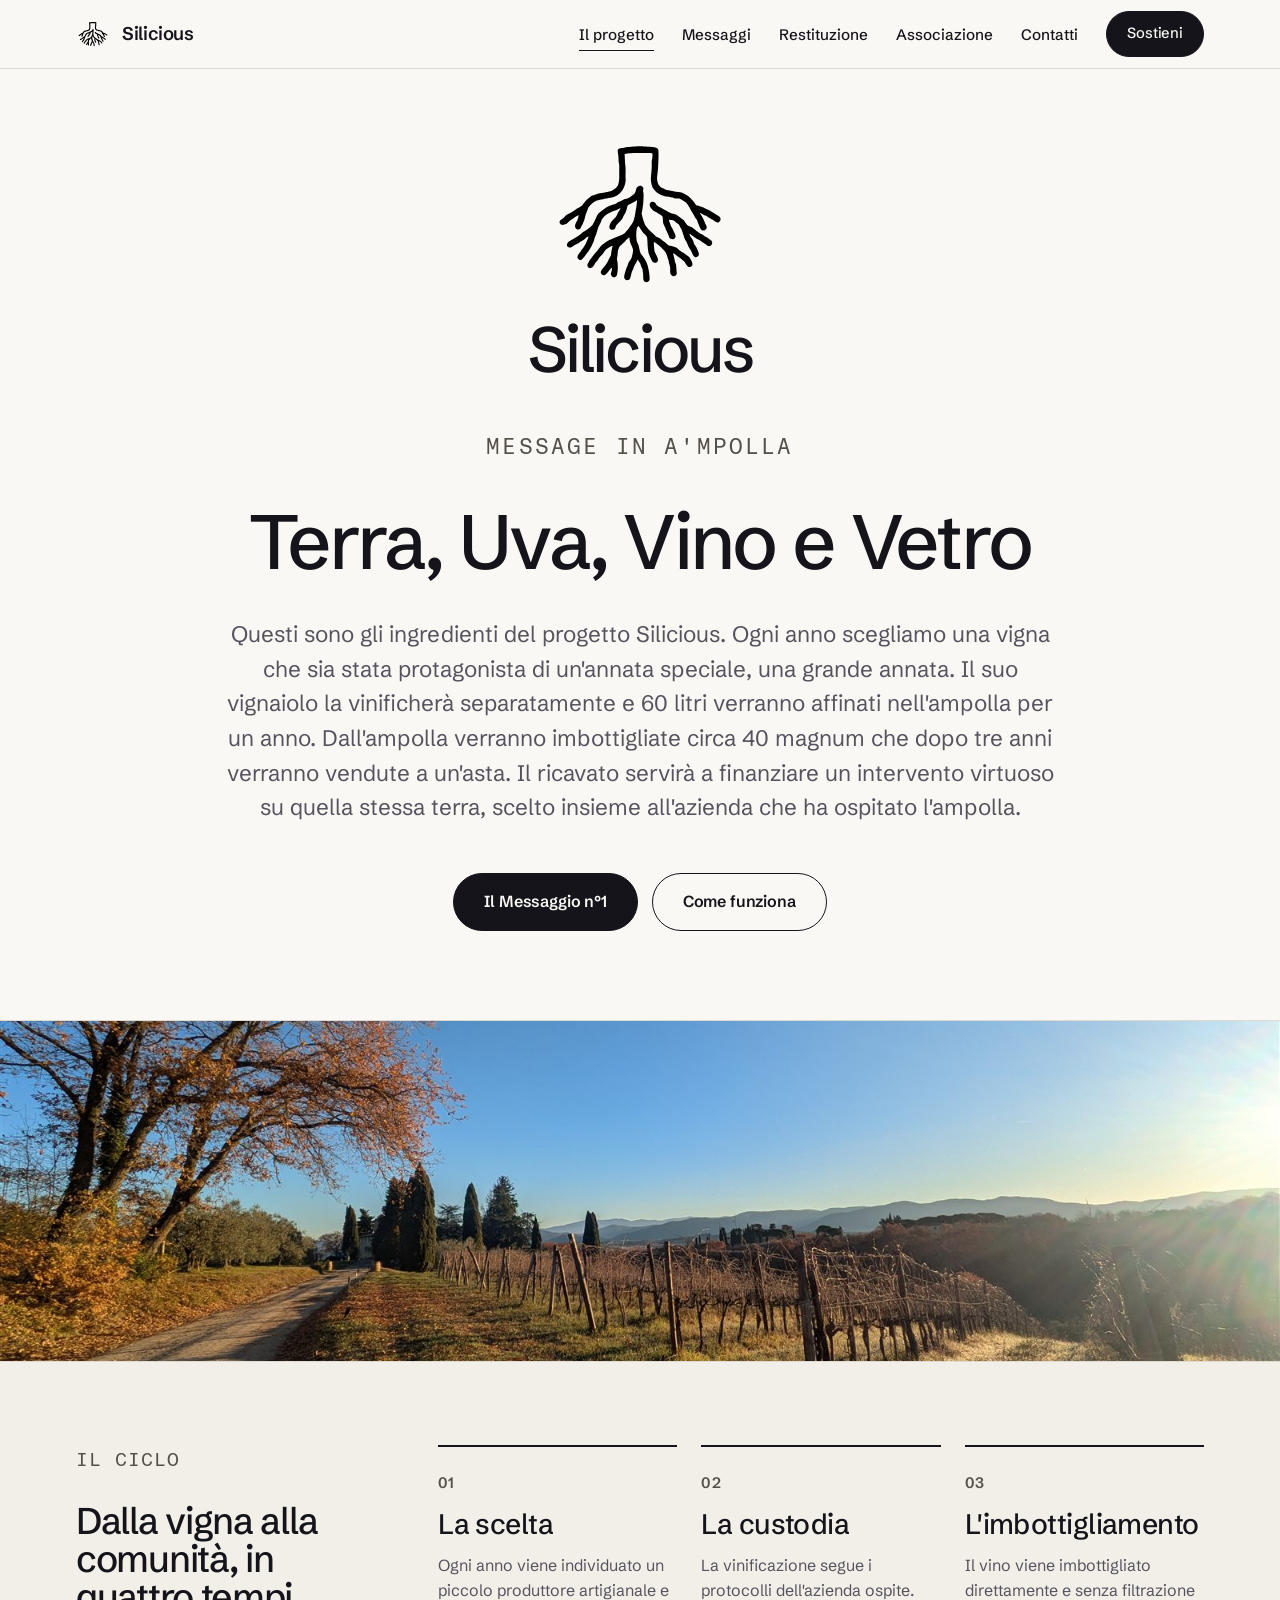
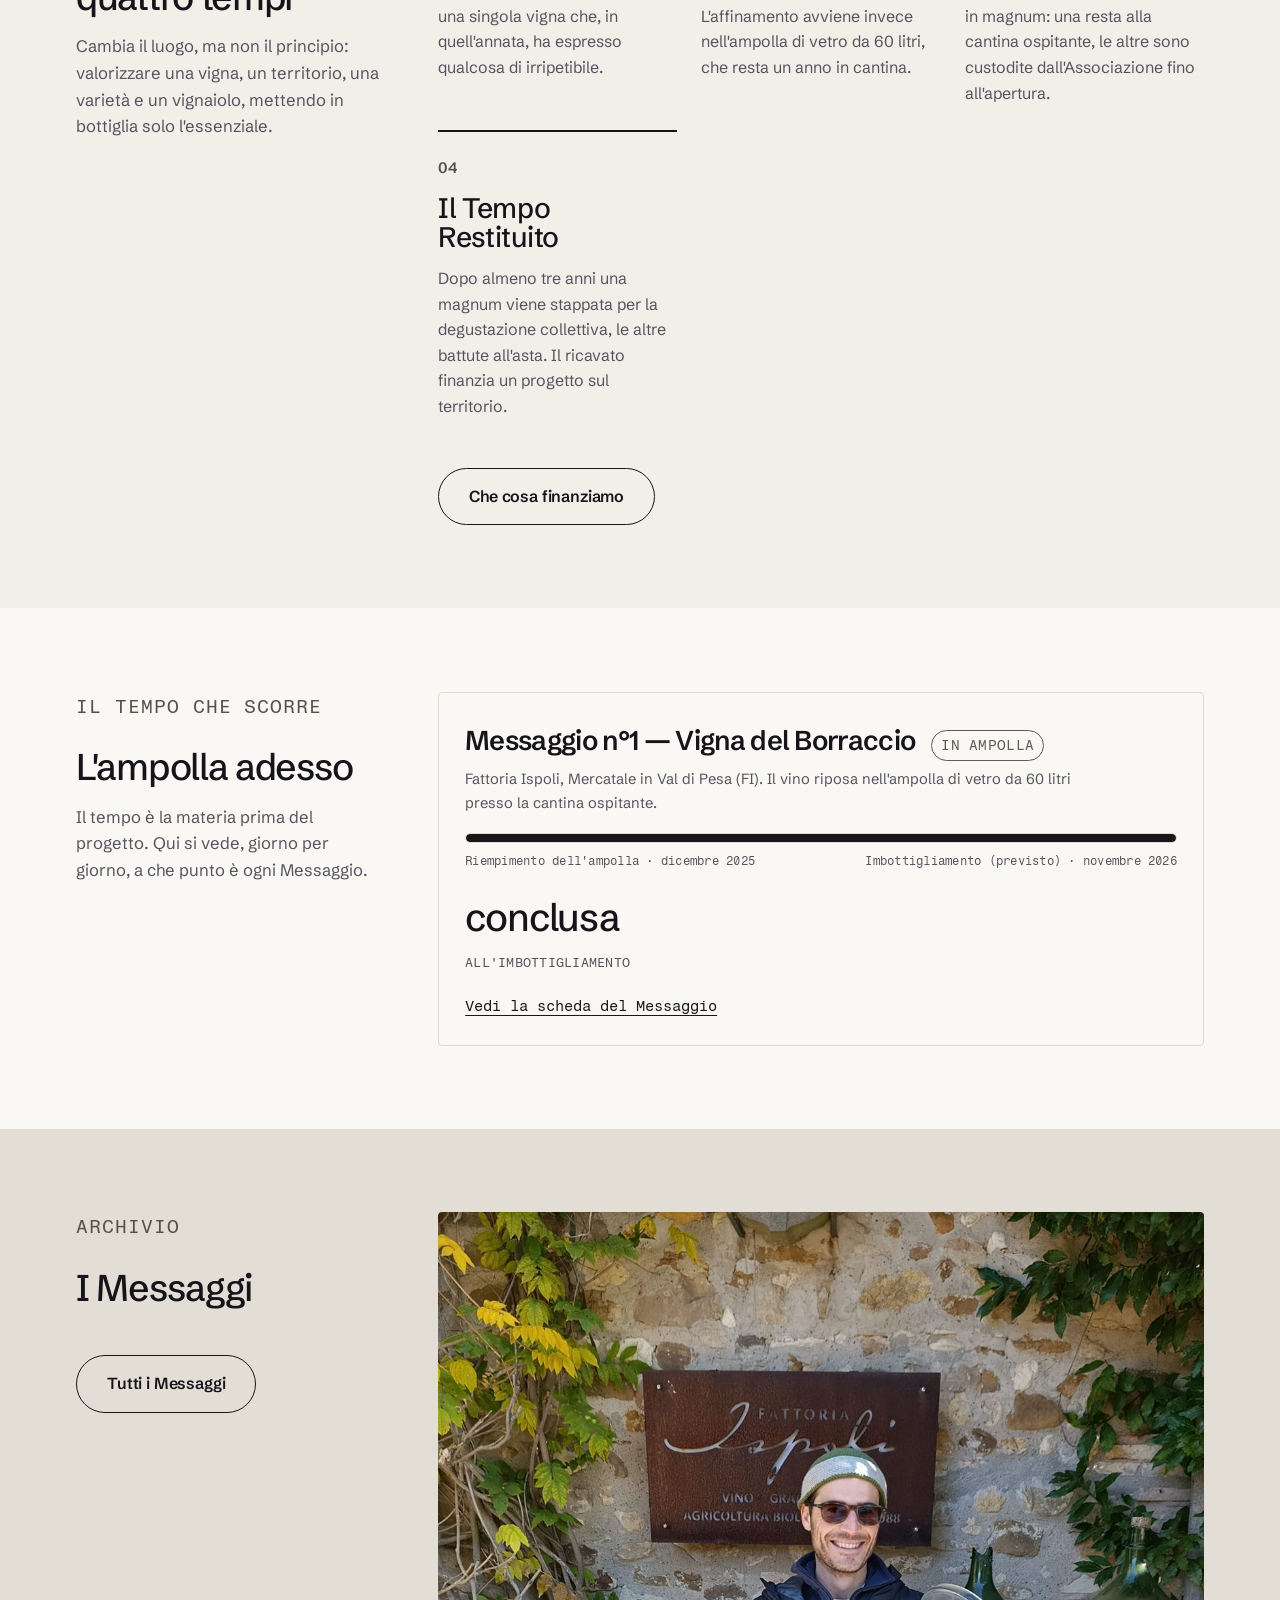
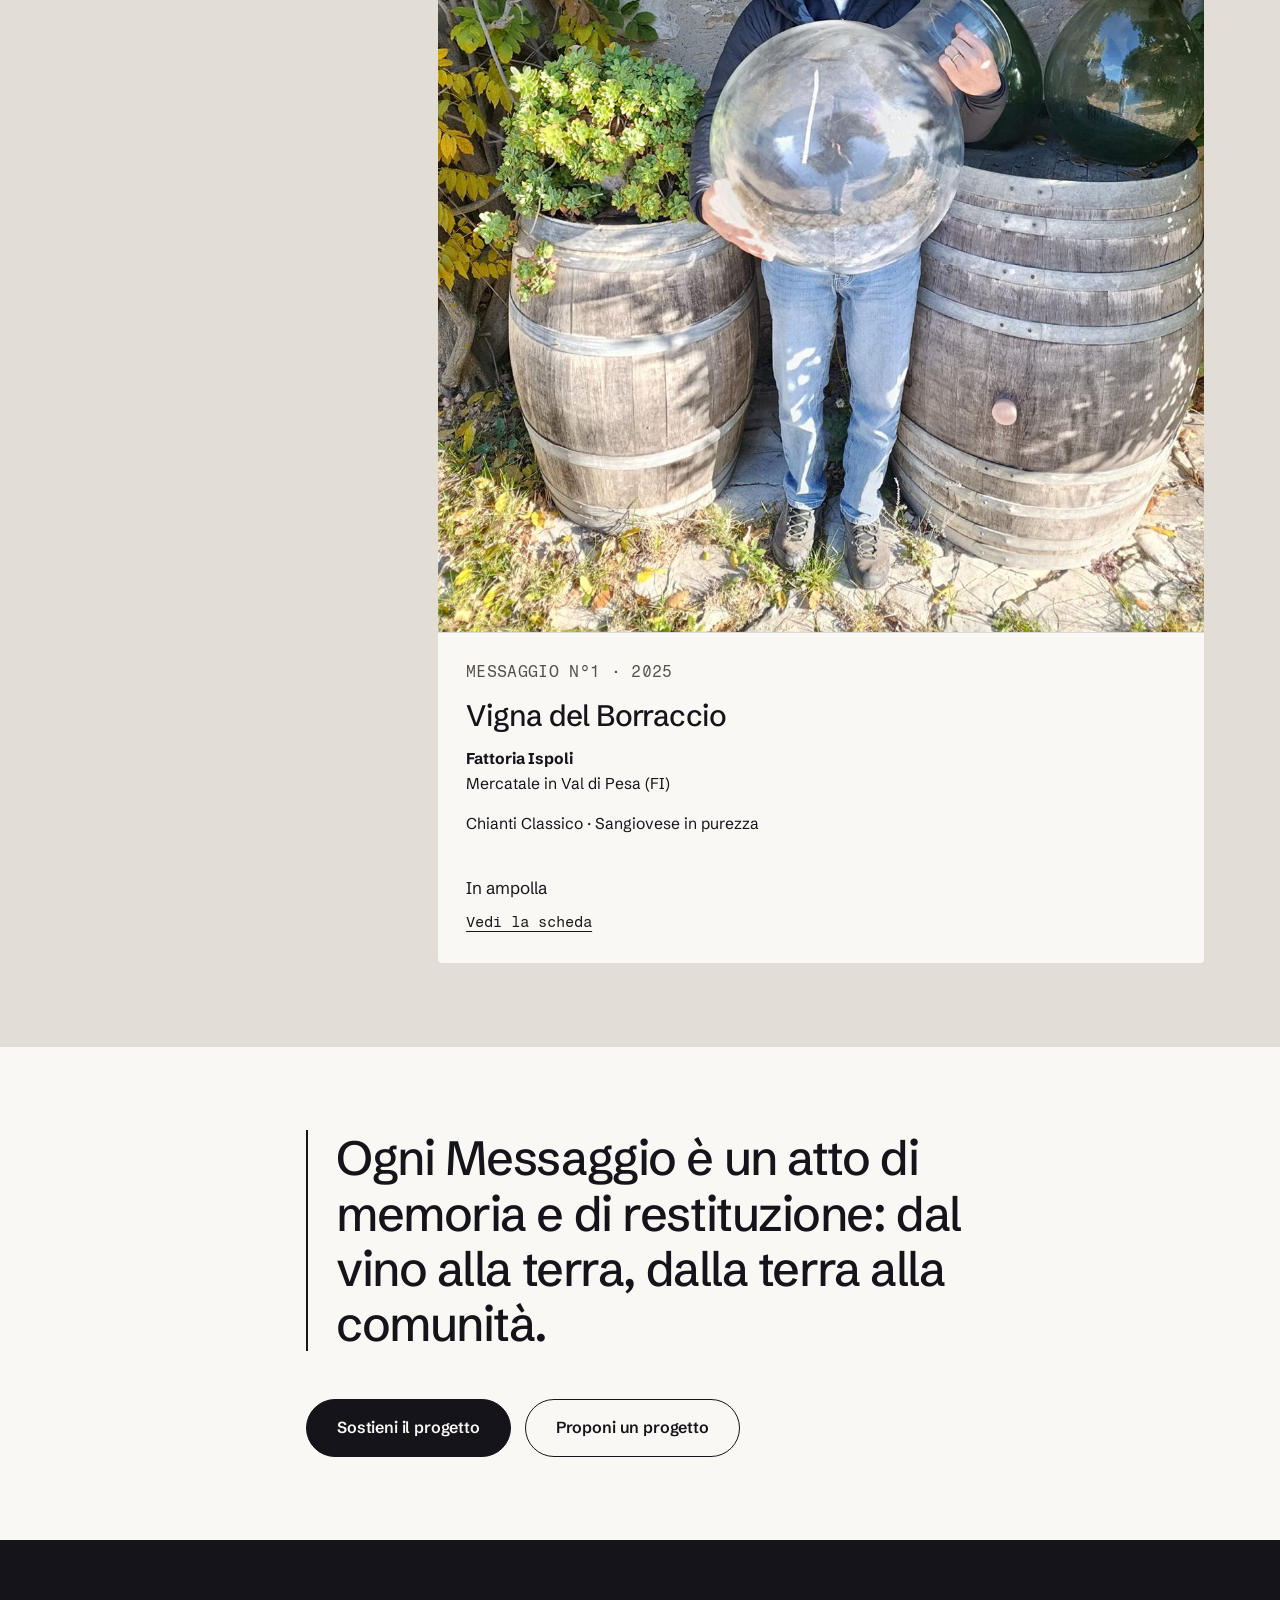
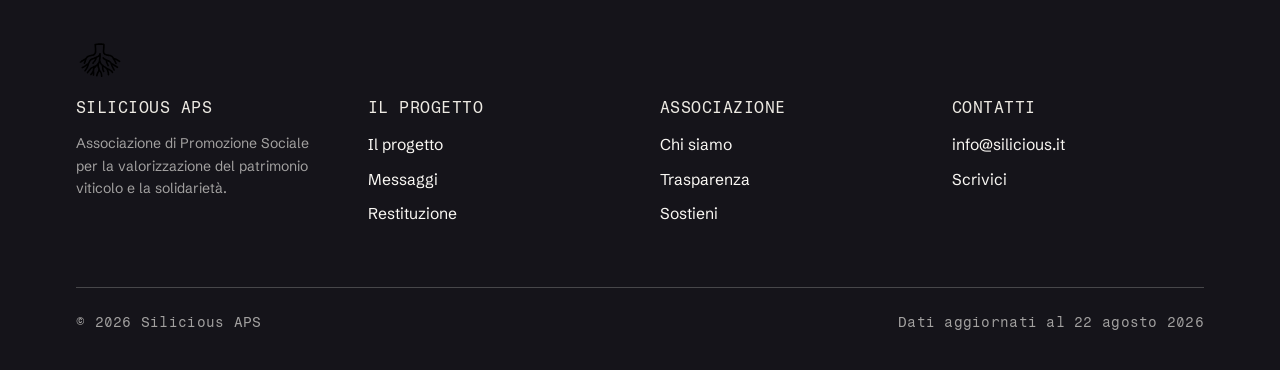
<file: index.html>
<!DOCTYPE html>
<html lang="it">
<head>
<meta charset="utf-8">
<meta name="viewport" content="width=device-width, initial-scale=1">
<title>Silicious — Message in a'mpolla</title>
<meta name="description" content="Ogni anno un solo vino, da una sola vigna e dal suo vignaiolo, custodito in un'ampolla di vetro da 60 litri. Silicious APS trasforma il tempo del vino in progetti per la terra e per la comunità.">
<link rel="canonical" href="https://silicious.it/">
<link rel="alternate" hreflang="it" href="https://silicious.it/">
<link rel="icon" href="assets/img/logo-mark.svg?v=3" type="image/svg+xml">
<link rel="icon" href="assets/img/icona-512.png" sizes="512x512" type="image/png">
<link rel="apple-touch-icon" href="assets/img/icona-180.png">
<meta property="og:type" content="website">
<meta property="og:title" content="Silicious — Message in a'mpolla">
<meta property="og:description" content="Un solo vino, una sola vigna, un'ampolla di vetro da 60 litri. Ogni Messaggio è un atto di memoria e di restituzione.">
<meta property="og:url" content="https://silicious.it/">
<meta property="og:image" content="https://silicious.it/assets/img/anteprima-social.png">
<meta property="og:locale" content="it_IT">
<link rel="stylesheet" href="assets/css/style.css">
</head>
<body>
<a class="salta-al-contenuto" href="#contenuto">Salta al contenuto</a>

<header class="site-header">
  <div class="container">
    <a class="marchio" href="index.html">
      <img src="assets/img/logo-mark.svg?v=3" alt="" width="38" height="38">
      <b>Silicious</b>
    </a>
    <button class="menu-toggle" aria-expanded="false" aria-controls="nav-principale">Menu</button>
    <nav class="nav" id="nav-principale" aria-label="Navigazione principale">
      <ul>
        <li><a href="index.html" aria-current="page">Il progetto</a></li>
        <li><a href="messaggi/index.html">Messaggi</a></li>
        <li><a href="progetti/index.html">Restituzione</a></li>
        <li><a href="associazione/index.html">Associazione</a></li>
        <li><a href="contatti/index.html">Contatti</a></li>
        <li><a class="btn" href="sostieni/index.html">Sostieni</a></li>
      </ul>
    </nav>
  </div>
</header>

<main id="contenuto">

  <section class="hero">
    <div class="container">
      <div class="marchio-grande">
        <img src="assets/img/logo-mark.svg?v=3" alt="" width="240" height="200">
        <span class="parola">Silicious</span>
      </div>
      <p class="tagline">Message in a'mpolla</p>
      <h1 class="payoff">Terra, Uva, Vino e Vetro</h1>
      <p class="sottotitolo">Questi sono gli ingredienti del progetto Silicious. Ogni anno
        scegliamo una vigna che sia stata protagonista di un'annata speciale, una grande annata.
        Il suo vignaiolo la vinificherà separatamente e 60 litri verranno affinati nell'ampolla
        per un anno. Dall'ampolla verranno imbottigliate circa 40 magnum che dopo tre anni
        verranno vendute a un'asta. Il ricavato servirà a finanziare un intervento virtuoso su
        quella stessa terra, scelto insieme all'azienda che ha ospitato l'ampolla.</p>
      <div class="btn-riga">
        <a class="btn" href="messaggi/messaggio-01.html">Il Messaggio n°1</a>
        <a class="btn btn-ghost" href="#il-ciclo">Come funziona</a>
      </div>
    </div>
  </section>

  <section class="banda-immagine">
    <img src="assets/img/messaggio-01/vigna-panorama.jpg" width="1600" height="1201"
         alt="La strada bianca che costeggia i filari della Vigna del Borraccio al mattino, con i cipressi, le colline del Chianti e il sole basso">
  </section>

  <section class="alt" id="il-ciclo">
    <div class="container">
      <div class="intestazione-sezione">
        <p class="occhiello">Il ciclo</p>
        <h2>Dalla vigna alla comunità, in quattro tempi</h2>
        <p class="guida">Cambia il luogo, ma non il principio: valorizzare una vigna, un territorio,
          una varietà e un vignaiolo, mettendo in bottiglia solo l'essenziale.</p>
      </div>
      <div class="griglia griglia-4">
        <article class="passo">
          <span class="num">01</span>
          <h3>La scelta</h3>
          <p>Ogni anno viene individuato un piccolo produttore artigianale e una singola vigna che,
            in quell'annata, ha espresso qualcosa di irripetibile.</p>
        </article>
        <article class="passo">
          <span class="num">02</span>
          <h3>La custodia</h3>
          <p>La vinificazione segue i protocolli dell'azienda ospite. L'affinamento avviene invece
            nell'ampolla di vetro da 60 litri, che resta un anno in cantina.</p>
        </article>
        <article class="passo">
          <span class="num">03</span>
          <h3>L'imbottigliamento</h3>
          <p>Il vino viene imbottigliato direttamente e senza filtrazione in magnum: una resta alla
            cantina ospitante, le altre sono custodite dall'Associazione fino all'apertura.</p>
        </article>
        <article class="passo">
          <span class="num">04</span>
          <h3>Il Tempo Restituito</h3>
          <p>Dopo almeno tre anni una magnum viene stappata per la degustazione collettiva, le altre
            battute all'asta. Il ricavato finanzia un progetto sul territorio.</p>
        </article>
      </div>
      <div class="btn-riga">
        <a class="btn btn-ghost" href="progetti/index.html">Che cosa finanziamo</a>
      </div>
    </div>
  </section>

  <section>
    <div class="container">
      <div class="intestazione-sezione">
        <p class="occhiello">Il tempo che scorre</p>
        <h2>L'ampolla adesso</h2>
        <p class="guida">Il tempo è la materia prima del progetto. Qui si vede, giorno per giorno,
          a che punto è ogni Messaggio.</p>
      </div>
      <div data-blocco="tempo" data-base=""></div>
    </div>
  </section>

  <section class="alt">
    <div class="container">
      <div class="intestazione-sezione">
        <p class="occhiello">Archivio</p>
        <h2>I Messaggi</h2>
        <div class="btn-riga">
          <a class="btn btn-ghost" href="messaggi/index.html">Tutti i Messaggi</a>
        </div>
      </div>
      <div class="griglia griglia-3" data-blocco="archivio" data-base=""></div>
    </div>
  </section>

  <section class="bordo-sopra">
    <div class="container stretto centro">
      <blockquote class="citazione" style="text-align:left">
        Ogni Messaggio è un atto di memoria e di restituzione: dal vino alla terra,
        dalla terra alla comunità.
      </blockquote>
      <div class="btn-riga" style="justify-content:flex-start">
        <a class="btn" href="sostieni/index.html">Sostieni il progetto</a>
        <a class="btn btn-ghost" href="progetti/index.html#proponi">Proponi un progetto</a>
      </div>
    </div>
  </section>

</main>

<footer class="site-footer">
  <div class="container">
    <img class="logo-piede" src="assets/img/logo-mark.svg?v=3" alt="" width="44" height="44">
    <div class="griglia griglia-4">
      <div>
        <h4>Silicious APS</h4>
        <p class="piccolo guida">Associazione di Promozione Sociale per la valorizzazione del
          patrimonio viticolo e la solidarietà.</p>
      </div>
      <div>
        <h4>Il progetto</h4>
        <ul>
          <li><a href="index.html">Il progetto</a></li>
          <li><a href="messaggi/index.html">Messaggi</a></li>
          <li><a href="progetti/index.html">Restituzione</a></li>
        </ul>
      </div>
      <div>
        <h4>Associazione</h4>
        <ul>
          <li><a href="associazione/index.html">Chi siamo</a></li>
          <li><a href="associazione/index.html#trasparenza">Trasparenza</a></li>
          <li><a href="sostieni/index.html">Sostieni</a></li>
        </ul>
      </div>
      <div>
        <h4>Contatti</h4>
        <ul>
          <li><a data-mailto href="#"></a></li>
          <li><a href="contatti/index.html">Scrivici</a></li>
        </ul>
      </div>
    </div>
    <div class="coda">
      <span>© <span data-testo="anno">2026</span> Silicious APS</span>
      <span>Dati aggiornati al <span data-testo="aggiornato">—</span></span>
    </div>
  </div>
</footer>

<script src="data/contenuti.js"></script>
<script src="assets/js/site.js"></script>
</body>
</html>
</file>
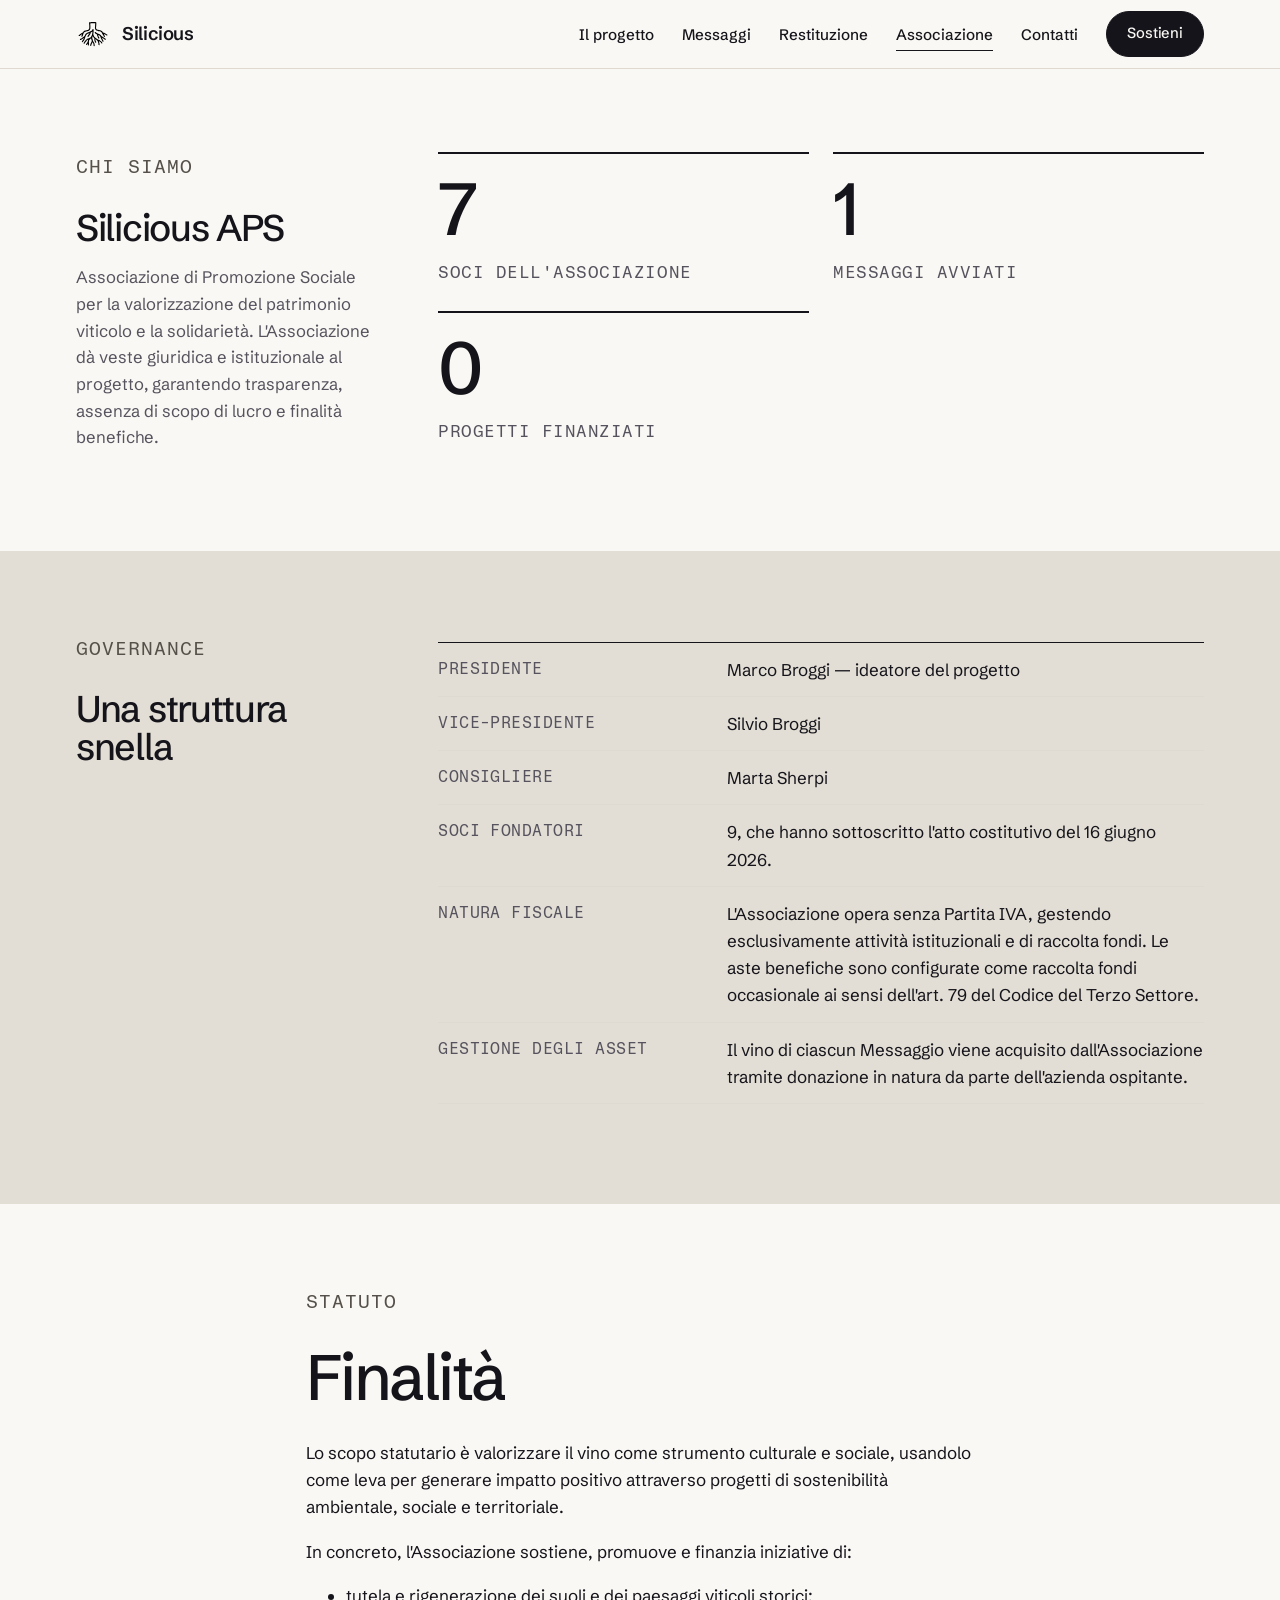
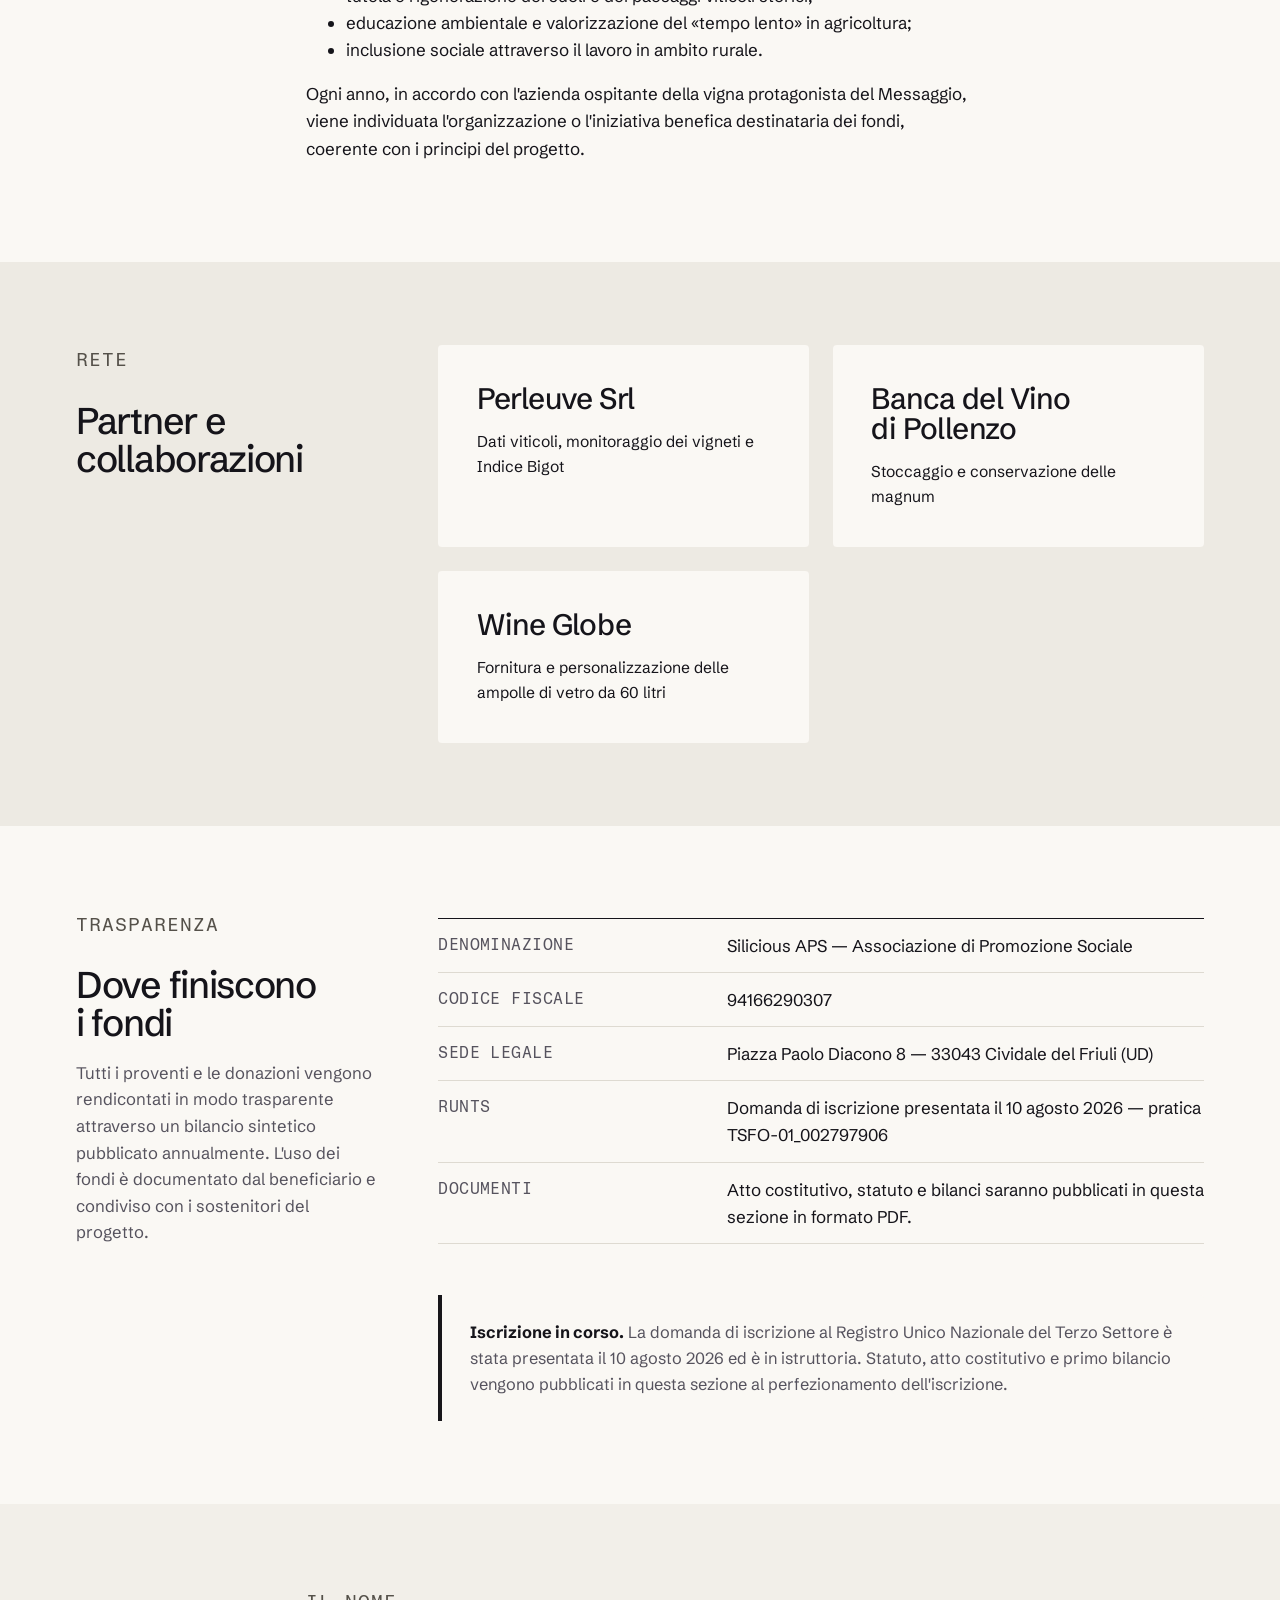
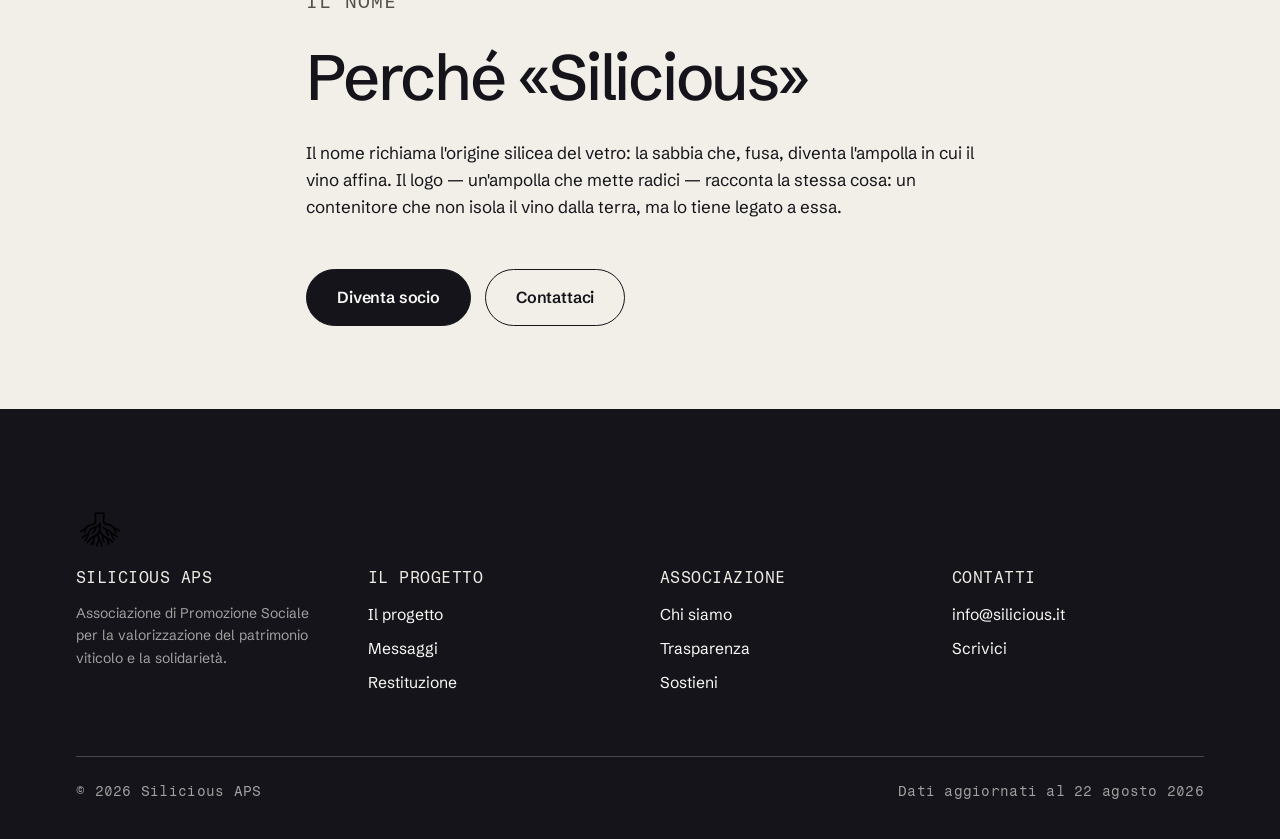
<file: associazione/index.html>
<!DOCTYPE html>
<html lang="it">
<head>
<meta charset="utf-8">
<meta name="viewport" content="width=device-width, initial-scale=1">
<title>L'Associazione — Silicious APS</title>
<meta name="description" content="Silicious APS: Associazione di Promozione Sociale per la valorizzazione del patrimonio viticolo e la solidarietà. Organi, finalità statutarie, partner e trasparenza.">
<link rel="canonical" href="https://silicious.it/associazione/">
<link rel="icon" href="../assets/img/logo-mark.svg?v=3" type="image/svg+xml">
<link rel="icon" href="../assets/img/icona-512.png" sizes="512x512" type="image/png">
<link rel="apple-touch-icon" href="../assets/img/icona-180.png">
<meta property="og:type" content="website">
<meta property="og:title" content="L'Associazione — Silicious APS">
<meta property="og:description" content="Organi, finalità statutarie, partner e trasparenza di Silicious APS.">
<meta property="og:url" content="https://silicious.it/associazione/">
<meta property="og:image" content="https://silicious.it/assets/img/anteprima-social.png">
<link rel="stylesheet" href="../assets/css/style.css">
</head>
<body>
<a class="salta-al-contenuto" href="#contenuto">Salta al contenuto</a>

<header class="site-header">
  <div class="container">
    <a class="marchio" href="../index.html">
      <img src="../assets/img/logo-mark.svg?v=3" alt="" width="38" height="38">
      <b>Silicious</b>
    </a>
    <button class="menu-toggle" aria-expanded="false" aria-controls="nav-principale">Menu</button>
    <nav class="nav" id="nav-principale" aria-label="Navigazione principale">
      <ul>
        <li><a href="../index.html">Il progetto</a></li>
        <li><a href="../messaggi/index.html">Messaggi</a></li>
        <li><a href="../progetti/index.html">Restituzione</a></li>
        <li><a href="index.html" aria-current="page">Associazione</a></li>
        <li><a href="../contatti/index.html">Contatti</a></li>
        <li><a class="btn" href="../sostieni/index.html">Sostieni</a></li>
      </ul>
    </nav>
  </div>
</header>

<main id="contenuto">

  <section>
    <div class="container">
      <div class="intestazione-sezione">
        <p class="occhiello">Chi siamo</p>
        <h1>Silicious APS</h1>
        <p class="guida">Associazione di Promozione Sociale per la valorizzazione del patrimonio
          viticolo e la solidarietà. L'Associazione dà veste giuridica e istituzionale al progetto,
          garantendo trasparenza, assenza di scopo di lucro e finalità benefiche.</p>
      </div>
      <div class="griglia griglia-3" data-blocco="kpi" data-kpi="soci,messaggi,progetti"></div>
    </div>
  </section>

  <section class="alt">
    <div class="container">
      <div class="intestazione-sezione">
        <p class="occhiello">Governance</p>
        <h2>Una struttura snella</h2>
      </div>
      <dl class="dati">
        <div class="riga">
          <dt>Presidente</dt>
          <dd><span data-testo="presidente">—</span> — ideatore del progetto</dd>
        </div>
        <div class="riga">
          <dt>Vice-Presidente</dt>
          <dd data-testo="vicePresidente">—</dd>
        </div>
        <div class="riga">
          <dt>Consigliere</dt>
          <dd data-testo="consigliere">—</dd>
        </div>
        <div class="riga">
          <dt>Soci fondatori</dt>
          <dd><span data-testo="sociFondatori">—</span>, che hanno sottoscritto l'atto costitutivo
            del <span data-testo="costituzione">—</span>.</dd>
        </div>
        <div class="riga">
          <dt>Natura fiscale</dt>
          <dd>L'Associazione opera senza Partita IVA, gestendo esclusivamente attività istituzionali
            e di raccolta fondi. Le aste benefiche sono configurate come raccolta fondi occasionale
            ai sensi dell'art. 79 del Codice del Terzo Settore.</dd>
        </div>
        <div class="riga">
          <dt>Gestione degli asset</dt>
          <dd>Il vino di ciascun Messaggio viene acquisito dall'Associazione tramite donazione in
            natura da parte dell'azienda ospitante.</dd>
        </div>
      </dl>
    </div>
  </section>

  <section>
    <div class="container stretto">
      <p class="occhiello">Statuto</p>
      <h2>Finalità</h2>
      <p>Lo scopo statutario è valorizzare il vino come strumento culturale e sociale,
        usandolo come leva per generare impatto positivo attraverso progetti di sostenibilità
        ambientale, sociale e territoriale.</p>
      <p>In concreto, l'Associazione sostiene, promuove e finanzia iniziative di:</p>
      <ul>
        <li>tutela e rigenerazione dei suoli e dei paesaggi viticoli storici;</li>
        <li>educazione ambientale e valorizzazione del «tempo lento» in agricoltura;</li>
        <li>inclusione sociale attraverso il lavoro in ambito rurale.</li>
      </ul>
      <p>Ogni anno, in accordo con l'azienda ospitante della vigna protagonista del Messaggio, viene
        individuata l'organizzazione o l'iniziativa benefica destinataria dei fondi, coerente con i
        principi del progetto.</p>
    </div>
  </section>

  <section class="alt">
    <div class="container">
      <div class="intestazione-sezione">
        <p class="occhiello">Rete</p>
        <h2>Partner e collaborazioni</h2>
      </div>
      <div class="griglia griglia-3" data-blocco="partner"></div>
    </div>
  </section>

  <section id="trasparenza">
    <div class="container">
      <div class="intestazione-sezione">
        <p class="occhiello">Trasparenza</p>
        <h2>Dove finiscono i fondi</h2>
        <p class="guida">Tutti i proventi e le donazioni vengono rendicontati in modo trasparente
          attraverso un bilancio sintetico pubblicato annualmente. L'uso dei fondi è documentato dal
          beneficiario e condiviso con i sostenitori del progetto.</p>
      </div>
      <dl class="dati">
        <div class="riga">
          <dt>Denominazione</dt>
          <dd>Silicious APS — Associazione di Promozione Sociale</dd>
        </div>
        <div class="riga">
          <dt>Codice fiscale</dt>
          <dd data-testo="codiceFiscale">—</dd>
        </div>
        <div class="riga">
          <dt>Sede legale</dt>
          <dd data-testo="sede">—</dd>
        </div>
        <div class="riga">
          <dt>RUNTS</dt>
          <dd data-testo="runts">—</dd>
        </div>
        <div class="riga">
          <dt>Documenti</dt>
          <dd>Atto costitutivo, statuto e bilanci saranno pubblicati in questa sezione in formato PDF.</dd>
        </div>
      </dl>
      <div class="nota-box" style="margin-top:32px">
        <strong>Iscrizione in corso.</strong> La domanda di iscrizione al Registro Unico Nazionale
        del Terzo Settore è stata presentata il 10 agosto 2026 ed è in istruttoria. Statuto, atto
        costitutivo e primo bilancio vengono pubblicati in questa sezione al perfezionamento
        dell'iscrizione.
      </div>
    </div>
  </section>

  <section class="alt">
    <div class="container stretto">
      <p class="occhiello">Il nome</p>
      <h2>Perché «Silicious»</h2>
      <p>Il nome richiama l'origine silicea del vetro: la sabbia che, fusa, diventa l'ampolla in cui
        il vino affina. Il logo — un'ampolla che mette radici — racconta la stessa cosa: un
        contenitore che non isola il vino dalla terra, ma lo tiene legato a essa.</p>
      <div class="btn-riga">
        <a class="btn" href="../sostieni/index.html">Diventa socio</a>
        <a class="btn btn-ghost" href="../contatti/index.html">Contattaci</a>
      </div>
    </div>
  </section>

</main>

<footer class="site-footer">
  <div class="container">
    <img class="logo-piede" src="../assets/img/logo-mark.svg?v=3" alt="" width="44" height="44">
    <div class="griglia griglia-4">
      <div>
        <h4>Silicious APS</h4>
        <p class="piccolo guida">Associazione di Promozione Sociale per la valorizzazione del
          patrimonio viticolo e la solidarietà.</p>
      </div>
      <div>
        <h4>Il progetto</h4>
        <ul>
          <li><a href="../index.html">Il progetto</a></li>
          <li><a href="../messaggi/index.html">Messaggi</a></li>
          <li><a href="../progetti/index.html">Restituzione</a></li>
        </ul>
      </div>
      <div>
        <h4>Associazione</h4>
        <ul>
          <li><a href="index.html">Chi siamo</a></li>
          <li><a href="index.html#trasparenza">Trasparenza</a></li>
          <li><a href="../sostieni/index.html">Sostieni</a></li>
        </ul>
      </div>
      <div>
        <h4>Contatti</h4>
        <ul>
          <li><a data-mailto href="#"></a></li>
          <li><a href="../contatti/index.html">Scrivici</a></li>
        </ul>
      </div>
    </div>
    <div class="coda">
      <span>© <span data-testo="anno">2026</span> Silicious APS</span>
      <span>Dati aggiornati al <span data-testo="aggiornato">—</span></span>
    </div>
  </div>
</footer>

<script src="../data/contenuti.js"></script>
<script src="../assets/js/site.js"></script>
</body>
</html>
</file>
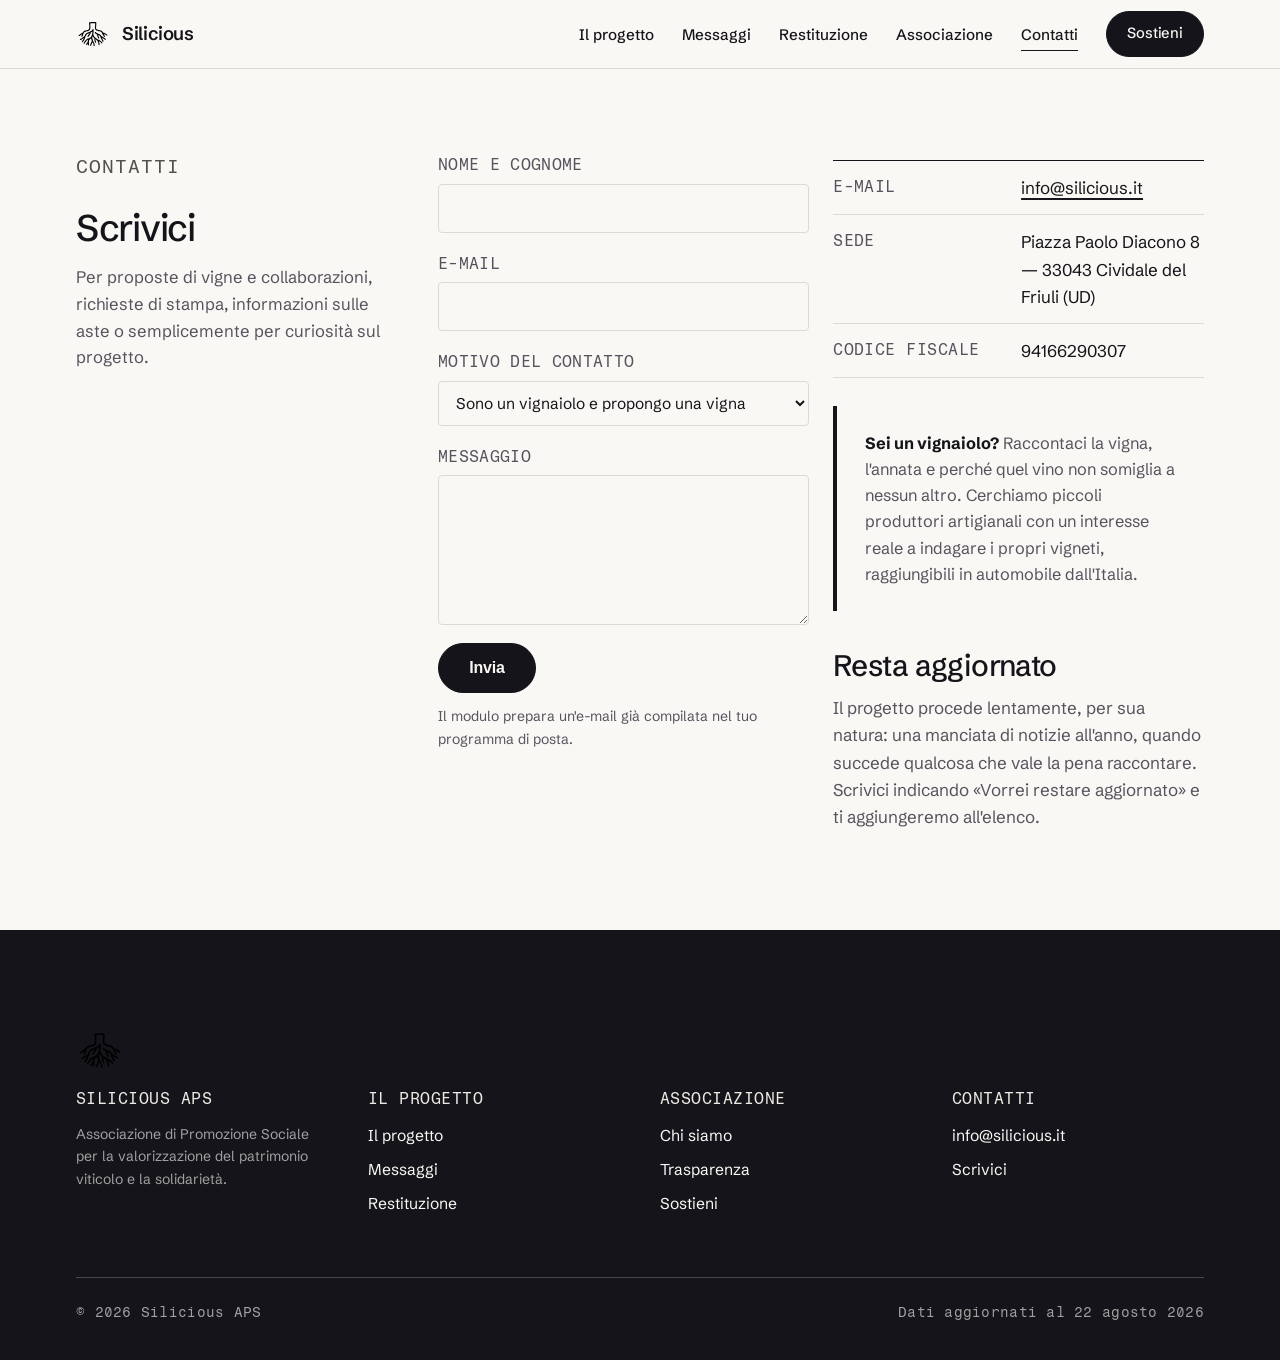
<file: contatti/index.html>
<!DOCTYPE html>
<html lang="it">
<head>
<meta charset="utf-8">
<meta name="viewport" content="width=device-width, initial-scale=1">
<title>Contatti — Silicious APS</title>
<meta name="description" content="Scrivi a Silicious APS: proposte di vigne, collaborazioni, stampa, aste benefiche.">
<link rel="canonical" href="https://silicious.it/contatti/">
<link rel="icon" href="../assets/img/logo-mark.svg?v=3" type="image/svg+xml">
<link rel="icon" href="../assets/img/icona-512.png" sizes="512x512" type="image/png">
<link rel="apple-touch-icon" href="../assets/img/icona-180.png">
<meta property="og:type" content="website">
<meta property="og:title" content="Contatti — Silicious APS">
<meta property="og:description" content="Scrivi a Silicious APS: proposte di vigne, collaborazioni, stampa, aste benefiche.">
<meta property="og:url" content="https://silicious.it/contatti/">
<meta property="og:image" content="https://silicious.it/assets/img/anteprima-social.png">
<link rel="stylesheet" href="../assets/css/style.css">
</head>
<body>
<a class="salta-al-contenuto" href="#contenuto">Salta al contenuto</a>

<header class="site-header">
  <div class="container">
    <a class="marchio" href="../index.html">
      <img src="../assets/img/logo-mark.svg?v=3" alt="" width="38" height="38">
      <b>Silicious</b>
    </a>
    <button class="menu-toggle" aria-expanded="false" aria-controls="nav-principale">Menu</button>
    <nav class="nav" id="nav-principale" aria-label="Navigazione principale">
      <ul>
        <li><a href="../index.html">Il progetto</a></li>
        <li><a href="../messaggi/index.html">Messaggi</a></li>
        <li><a href="../progetti/index.html">Restituzione</a></li>
        <li><a href="../associazione/index.html">Associazione</a></li>
        <li><a href="index.html" aria-current="page">Contatti</a></li>
        <li><a class="btn" href="../sostieni/index.html">Sostieni</a></li>
      </ul>
    </nav>
  </div>
</header>

<main id="contenuto">

  <section>
    <div class="container">
      <div class="intestazione-sezione">
        <p class="occhiello">Contatti</p>
        <h1>Scrivici</h1>
        <p class="guida">Per proposte di vigne e collaborazioni, richieste di stampa, informazioni
          sulle aste o semplicemente per curiosità sul progetto.</p>
      </div>

      <div class="griglia griglia-2">
        <div>
          <form class="modulo" data-oggetto="Messaggio dal sito Silicious">
            <div class="campo">
              <label for="c-nome">Nome e cognome</label>
              <input id="c-nome" name="nome" type="text" required autocomplete="name">
            </div>
            <div class="campo">
              <label for="c-email">E-mail</label>
              <input id="c-email" name="email" type="email" required autocomplete="email">
            </div>
            <div class="campo">
              <label for="c-motivo">Motivo del contatto</label>
              <select id="c-motivo" name="motivo">
                <option>Sono un vignaiolo e propongo una vigna</option>
                <option>Proposta di progetto o collaborazione</option>
                <option>Informazioni sulle aste benefiche</option>
                <option>Stampa e comunicazione</option>
                <option>Vorrei restare aggiornato</option>
                <option>Altro</option>
              </select>
            </div>
            <div class="campo">
              <label for="c-testo">Messaggio</label>
              <textarea id="c-testo" name="messaggio" required></textarea>
            </div>
            <div>
              <button class="btn" type="submit">Invia</button>
              <p class="piccolo guida esito-modulo" style="margin-top:12px">
                Il modulo prepara un'e-mail già compilata nel tuo programma di posta.
              </p>
            </div>
          </form>
        </div>

        <div>
          <dl class="dati">
            <div class="riga">
              <dt>E-mail</dt>
              <dd><a data-mailto href="#"></a></dd>
            </div>
            <div class="riga">
              <dt>Sede</dt>
              <dd data-testo="sede">—</dd>
            </div>
            <div class="riga">
              <dt>Codice fiscale</dt>
              <dd data-testo="codiceFiscale">—</dd>
            </div>
          </dl>

          <div class="nota-box" style="margin-top:28px">
            <strong>Sei un vignaiolo?</strong> Raccontaci la vigna, l'annata e perché quel vino non
            somiglia a nessun altro. Cerchiamo piccoli produttori artigianali con un interesse reale
            a indagare i propri vigneti, raggiungibili in automobile dall'Italia.
          </div>

          <h3 style="margin-top:40px">Resta aggiornato</h3>
          <p class="guida">Il progetto procede lentamente, per sua natura: una manciata di notizie
            all'anno, quando succede qualcosa che vale la pena raccontare. Scrivici indicando
            «Vorrei restare aggiornato» e ti aggiungeremo all'elenco.</p>
        </div>
      </div>
    </div>
  </section>

</main>

<footer class="site-footer">
  <div class="container">
    <img class="logo-piede" src="../assets/img/logo-mark.svg?v=3" alt="" width="44" height="44">
    <div class="griglia griglia-4">
      <div>
        <h4>Silicious APS</h4>
        <p class="piccolo guida">Associazione di Promozione Sociale per la valorizzazione del
          patrimonio viticolo e la solidarietà.</p>
      </div>
      <div>
        <h4>Il progetto</h4>
        <ul>
          <li><a href="../index.html">Il progetto</a></li>
          <li><a href="../messaggi/index.html">Messaggi</a></li>
          <li><a href="../progetti/index.html">Restituzione</a></li>
        </ul>
      </div>
      <div>
        <h4>Associazione</h4>
        <ul>
          <li><a href="../associazione/index.html">Chi siamo</a></li>
          <li><a href="../associazione/index.html#trasparenza">Trasparenza</a></li>
          <li><a href="../sostieni/index.html">Sostieni</a></li>
        </ul>
      </div>
      <div>
        <h4>Contatti</h4>
        <ul>
          <li><a data-mailto href="#"></a></li>
          <li><a href="index.html">Scrivici</a></li>
        </ul>
      </div>
    </div>
    <div class="coda">
      <span>© <span data-testo="anno">2026</span> Silicious APS</span>
      <span>Dati aggiornati al <span data-testo="aggiornato">—</span></span>
    </div>
  </div>
</footer>

<script src="../data/contenuti.js"></script>
<script src="../assets/js/site.js"></script>
</body>
</html>
</file>
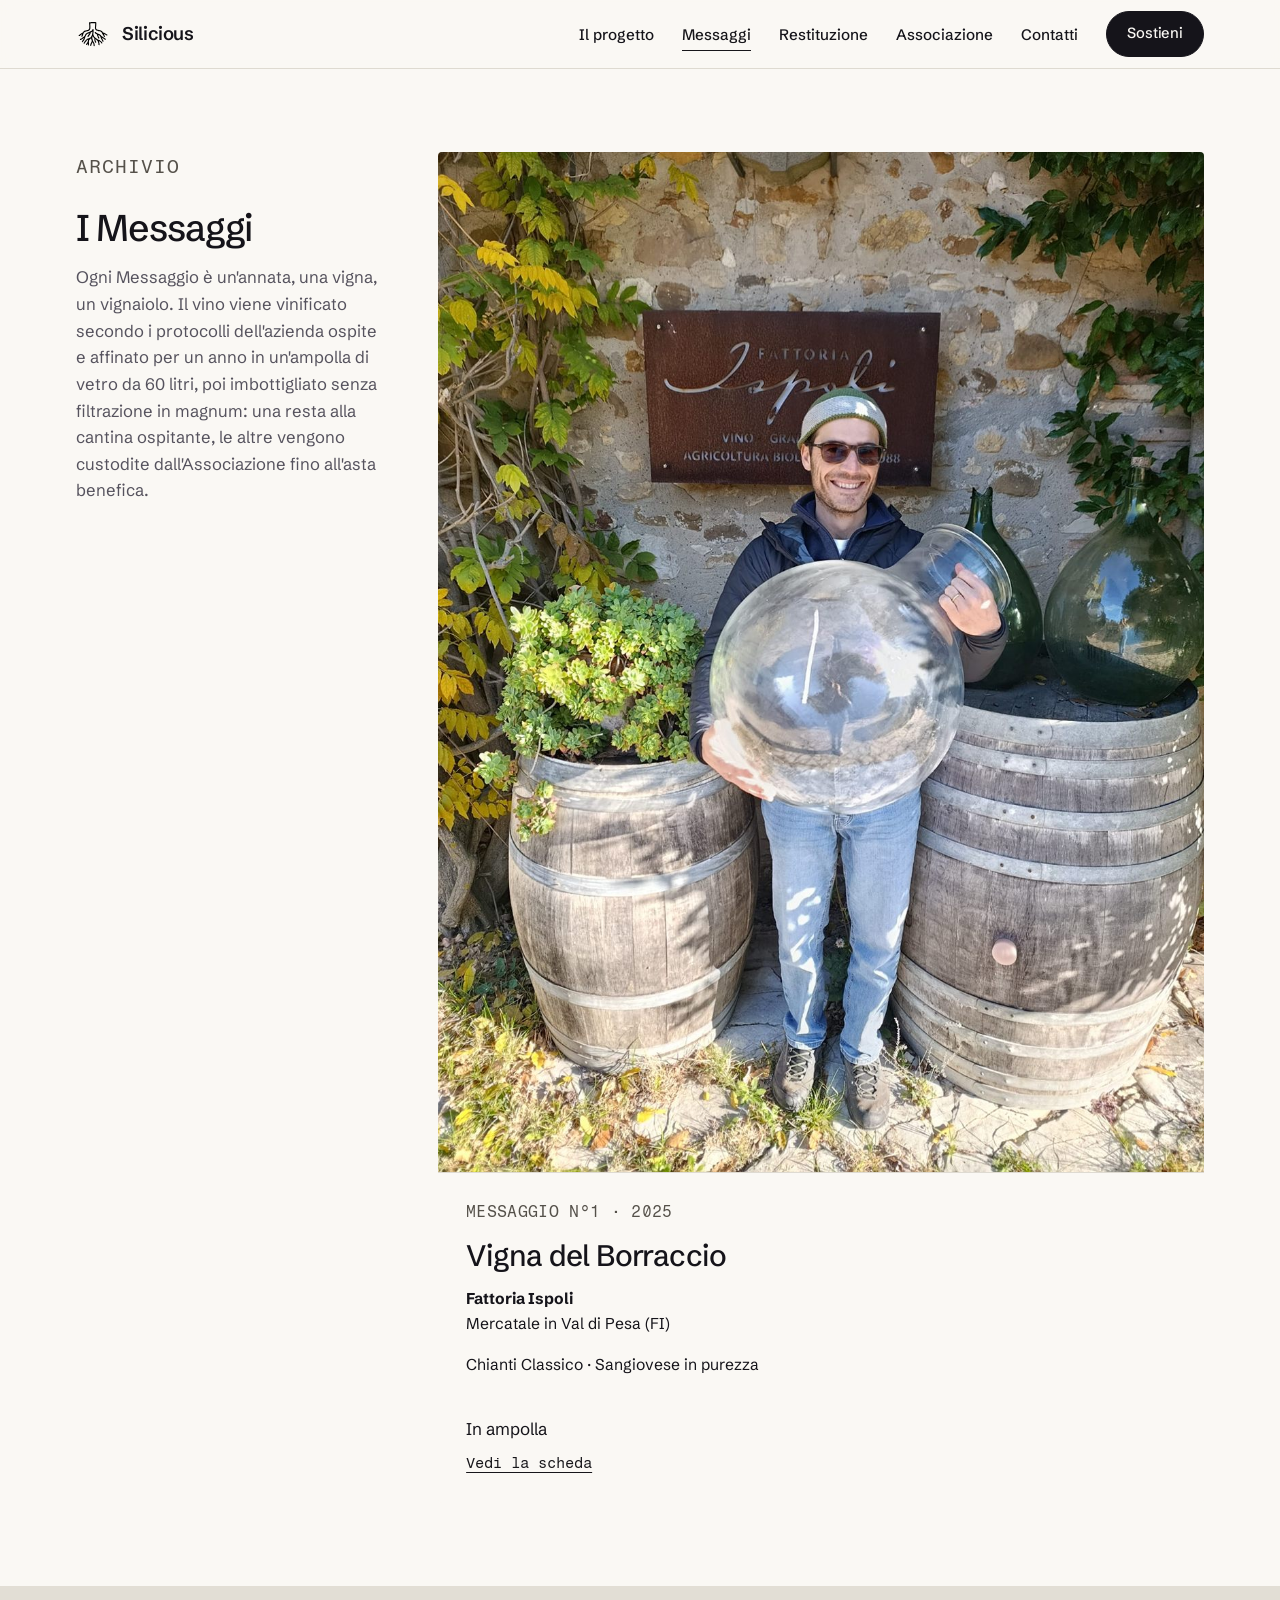
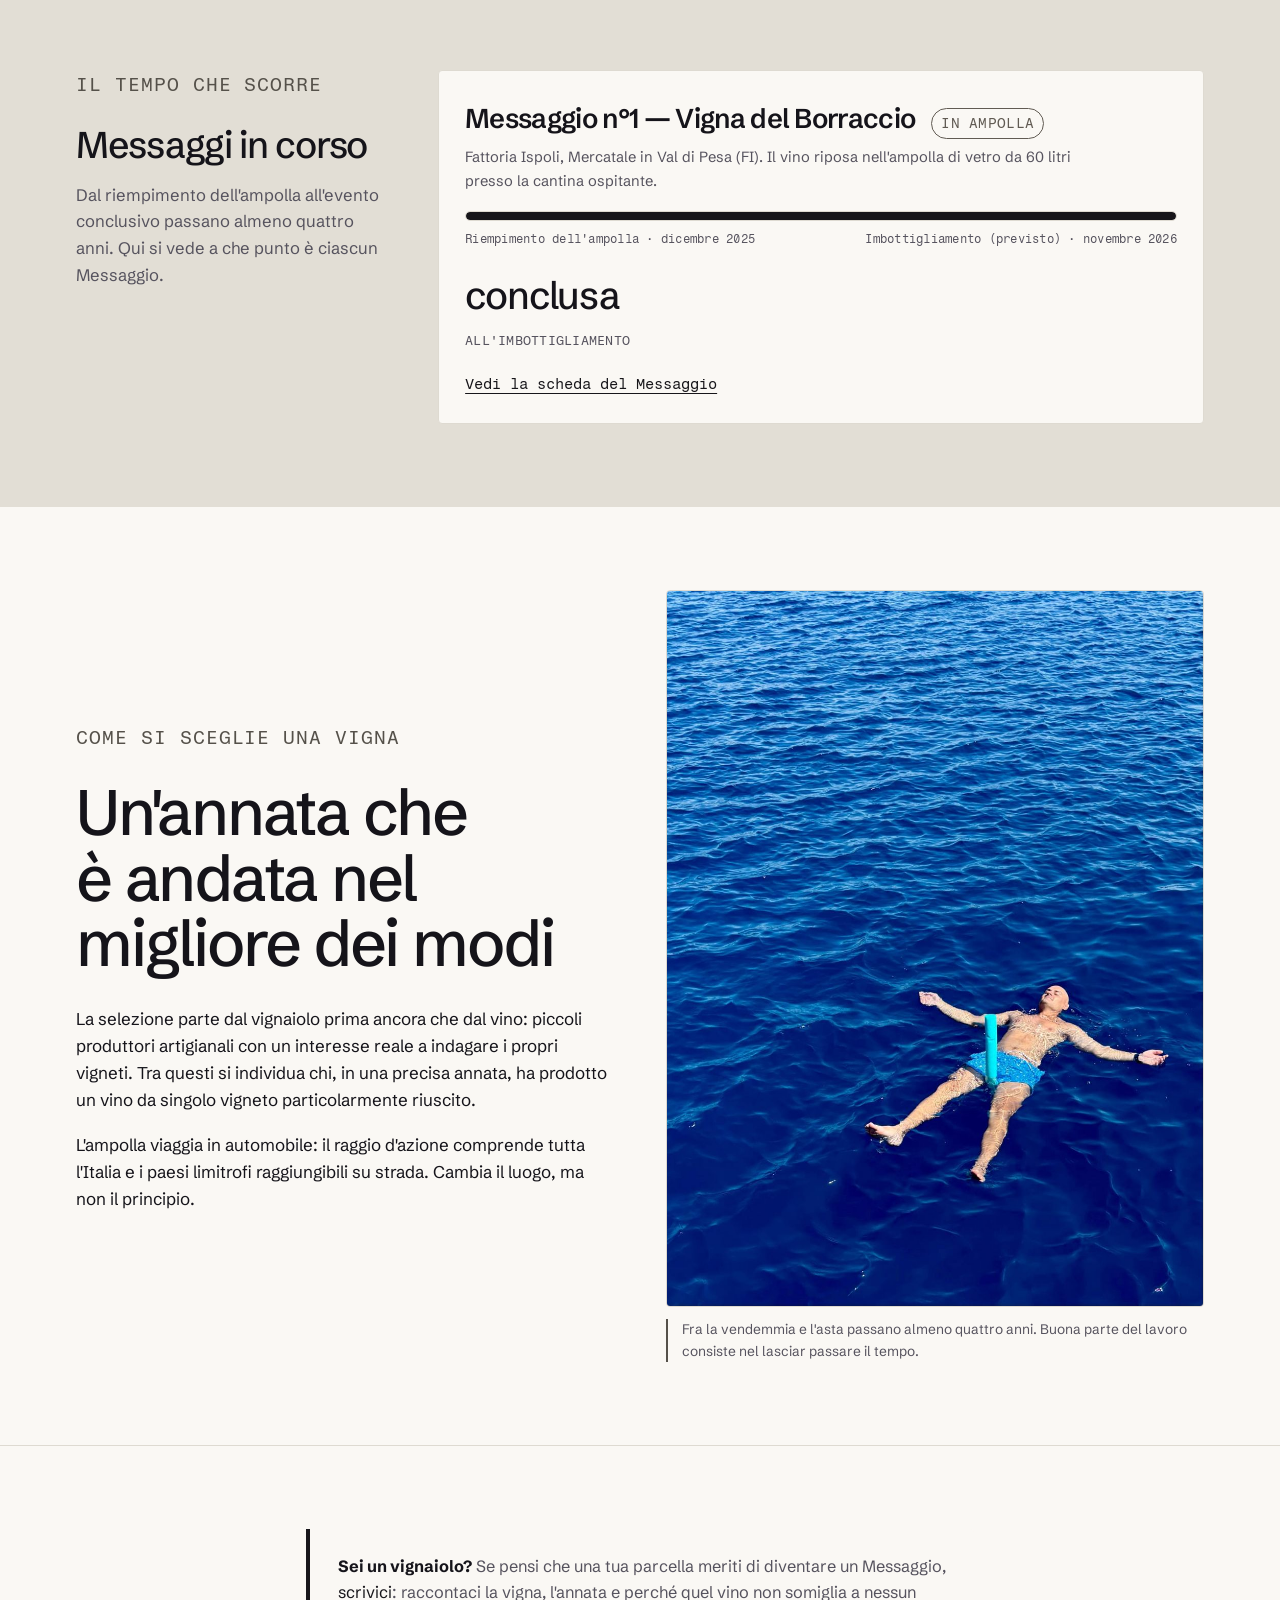
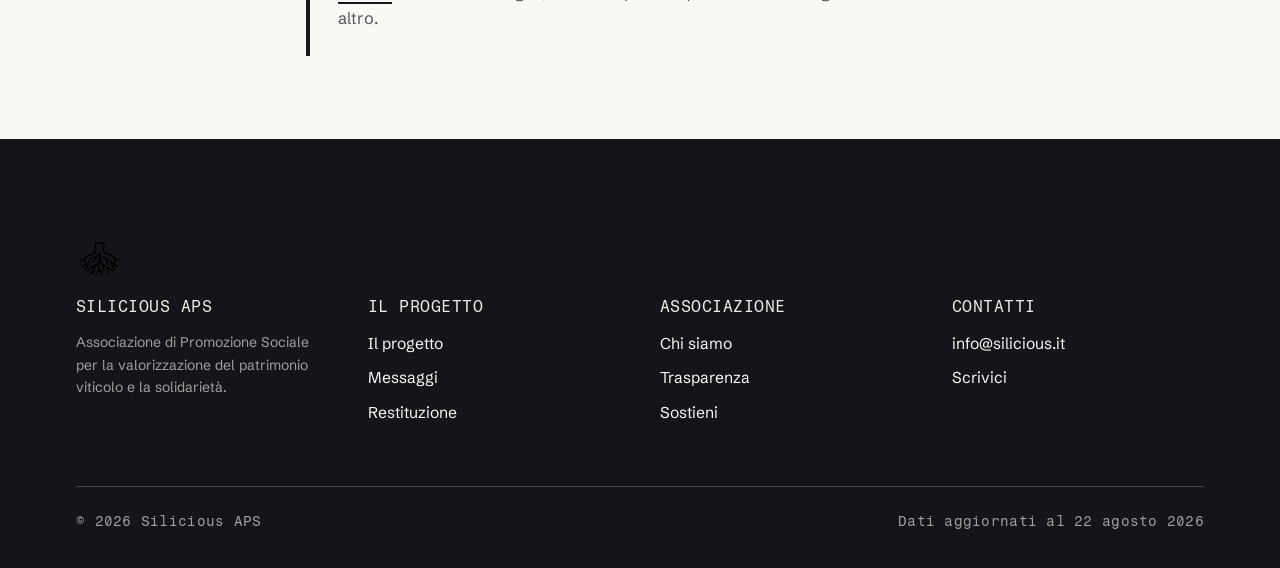
<file: messaggi/index.html>
<!DOCTYPE html>
<html lang="it">
<head>
<meta charset="utf-8">
<meta name="viewport" content="width=device-width, initial-scale=1">
<title>I Messaggi — Silicious</title>
<meta name="description" content="L'archivio dei Messaggi Silicious: ogni anno una vigna, un vignaiolo, un'annata custodita in un'ampolla di vetro da 60 litri.">
<link rel="canonical" href="https://silicious.it/messaggi/">
<link rel="icon" href="../assets/img/logo-mark.svg?v=3" type="image/svg+xml">
<link rel="icon" href="../assets/img/icona-512.png" sizes="512x512" type="image/png">
<link rel="apple-touch-icon" href="../assets/img/icona-180.png">
<meta property="og:type" content="website">
<meta property="og:title" content="I Messaggi — Silicious">
<meta property="og:description" content="L'archivio dei Messaggi Silicious: ogni anno una vigna, un vignaiolo, un'annata.">
<meta property="og:url" content="https://silicious.it/messaggi/">
<meta property="og:image" content="https://silicious.it/assets/img/anteprima-social.png">
<link rel="stylesheet" href="../assets/css/style.css">
</head>
<body>
<a class="salta-al-contenuto" href="#contenuto">Salta al contenuto</a>

<header class="site-header">
  <div class="container">
    <a class="marchio" href="../index.html">
      <img src="../assets/img/logo-mark.svg?v=3" alt="" width="38" height="38">
      <b>Silicious</b>
    </a>
    <button class="menu-toggle" aria-expanded="false" aria-controls="nav-principale">Menu</button>
    <nav class="nav" id="nav-principale" aria-label="Navigazione principale">
      <ul>
        <li><a href="../index.html">Il progetto</a></li>
        <li><a href="index.html" aria-current="page">Messaggi</a></li>
        <li><a href="../progetti/index.html">Restituzione</a></li>
        <li><a href="../associazione/index.html">Associazione</a></li>
        <li><a href="../contatti/index.html">Contatti</a></li>
        <li><a class="btn" href="../sostieni/index.html">Sostieni</a></li>
      </ul>
    </nav>
  </div>
</header>

<main id="contenuto">

  <section>
    <div class="container">
      <div class="intestazione-sezione">
        <p class="occhiello">Archivio</p>
        <h1>I Messaggi</h1>
        <p class="guida">Ogni Messaggio è un'annata, una vigna, un vignaiolo. Il vino viene vinificato
          secondo i protocolli dell'azienda ospite e affinato per un anno in un'ampolla di vetro da
          60 litri, poi imbottigliato senza filtrazione in magnum: una resta alla cantina ospitante,
          le altre vengono custodite dall'Associazione fino all'asta benefica.</p>
      </div>
      <div class="griglia griglia-3" data-blocco="archivio" data-base="../"></div>
    </div>
  </section>

  <section class="alt">
    <div class="container">
      <div class="intestazione-sezione">
        <p class="occhiello">Il tempo che scorre</p>
        <h2>Messaggi in corso</h2>
        <p class="guida">Dal riempimento dell'ampolla all'evento conclusivo passano almeno quattro
          anni. Qui si vede a che punto è ciascun Messaggio.</p>
      </div>
      <div data-blocco="tempo" data-base="../"></div>
    </div>
  </section>

  <section>
    <div class="container">
      <div class="griglia griglia-2" style="align-items:center;gap:clamp(32px,4vw,64px)">
        <div>
          <p class="occhiello">Come si sceglie una vigna</p>
          <h2>Un'annata che è andata nel migliore dei modi</h2>
          <p>La selezione parte dal vignaiolo prima ancora che dal vino: piccoli produttori
            artigianali con un interesse reale a indagare i propri vigneti. Tra questi si individua
            chi, in una precisa annata, ha prodotto un vino da singolo vigneto particolarmente
            riuscito.</p>
          <p>L'ampolla viaggia in automobile: il raggio d'azione comprende tutta l'Italia e i paesi
            limitrofi raggiungibili su strada. Cambia il luogo, ma non il principio.</p>
        </div>
        <figure class="figura">
          <img src="../assets/img/attesa.jpg" width="1050" height="1400" loading="lazy"
               alt="Una persona che galleggia sul dorso in mare aperto, a braccia aperte">
          <figcaption>Fra la vendemmia e l'asta passano almeno quattro anni. Buona parte del
            lavoro consiste nel lasciar passare il tempo.</figcaption>
        </figure>
      </div>
    </div>
  </section>

  <section class="bordo-sopra">
    <div class="container stretto">
      <div class="nota-box">
        <strong>Sei un vignaiolo?</strong> Se pensi che una tua parcella meriti di diventare un
        Messaggio, <a href="../contatti/index.html">scrivici</a>: raccontaci la vigna, l'annata e
        perché quel vino non somiglia a nessun altro.
      </div>
    </div>
  </section>

</main>

<footer class="site-footer">
  <div class="container">
    <img class="logo-piede" src="../assets/img/logo-mark.svg?v=3" alt="" width="44" height="44">
    <div class="griglia griglia-4">
      <div>
        <h4>Silicious APS</h4>
        <p class="piccolo guida">Associazione di Promozione Sociale per la valorizzazione del
          patrimonio viticolo e la solidarietà.</p>
      </div>
      <div>
        <h4>Il progetto</h4>
        <ul>
          <li><a href="../index.html">Il progetto</a></li>
          <li><a href="index.html">Messaggi</a></li>
          <li><a href="../progetti/index.html">Restituzione</a></li>
        </ul>
      </div>
      <div>
        <h4>Associazione</h4>
        <ul>
          <li><a href="../associazione/index.html">Chi siamo</a></li>
          <li><a href="../associazione/index.html#trasparenza">Trasparenza</a></li>
          <li><a href="../sostieni/index.html">Sostieni</a></li>
        </ul>
      </div>
      <div>
        <h4>Contatti</h4>
        <ul>
          <li><a data-mailto href="#"></a></li>
          <li><a href="../contatti/index.html">Scrivici</a></li>
        </ul>
      </div>
    </div>
    <div class="coda">
      <span>© <span data-testo="anno">2026</span> Silicious APS</span>
      <span>Dati aggiornati al <span data-testo="aggiornato">—</span></span>
    </div>
  </div>
</footer>

<script src="../data/contenuti.js"></script>
<script src="../assets/js/site.js"></script>
</body>
</html>
</file>
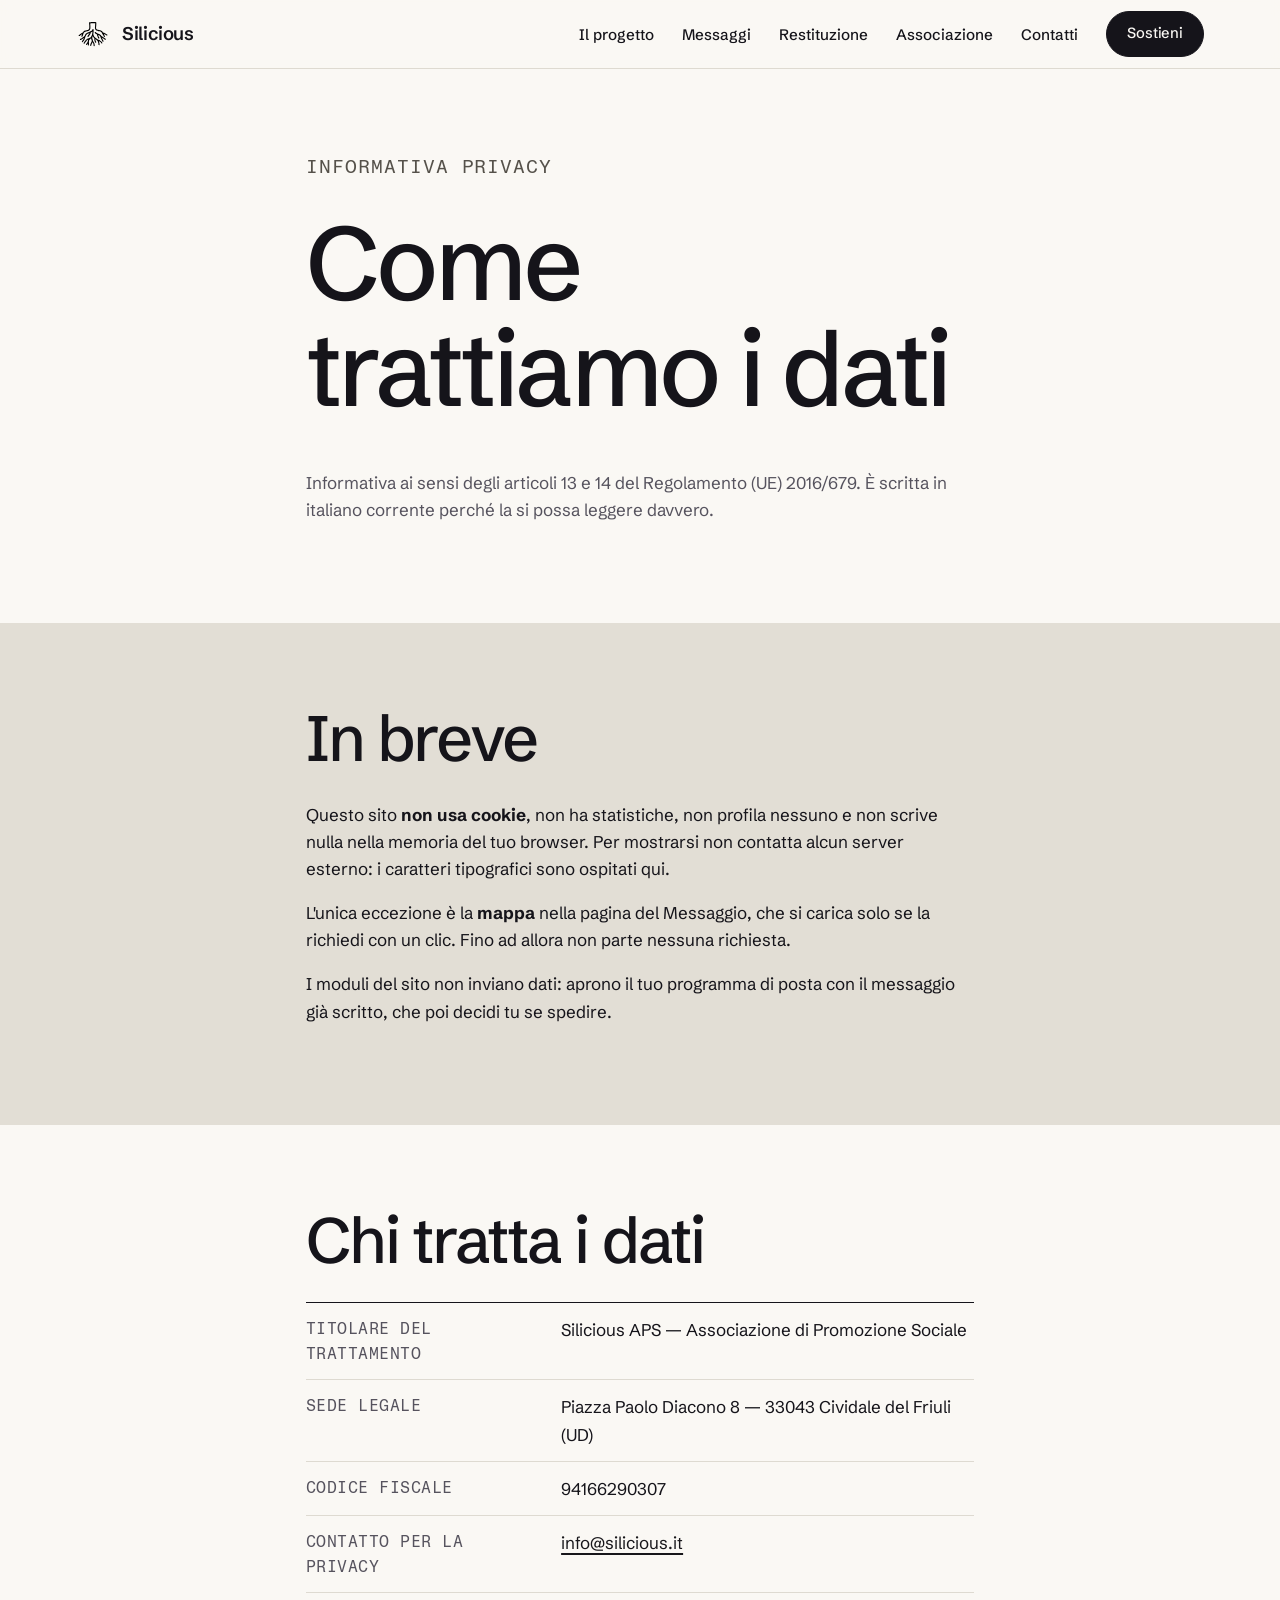
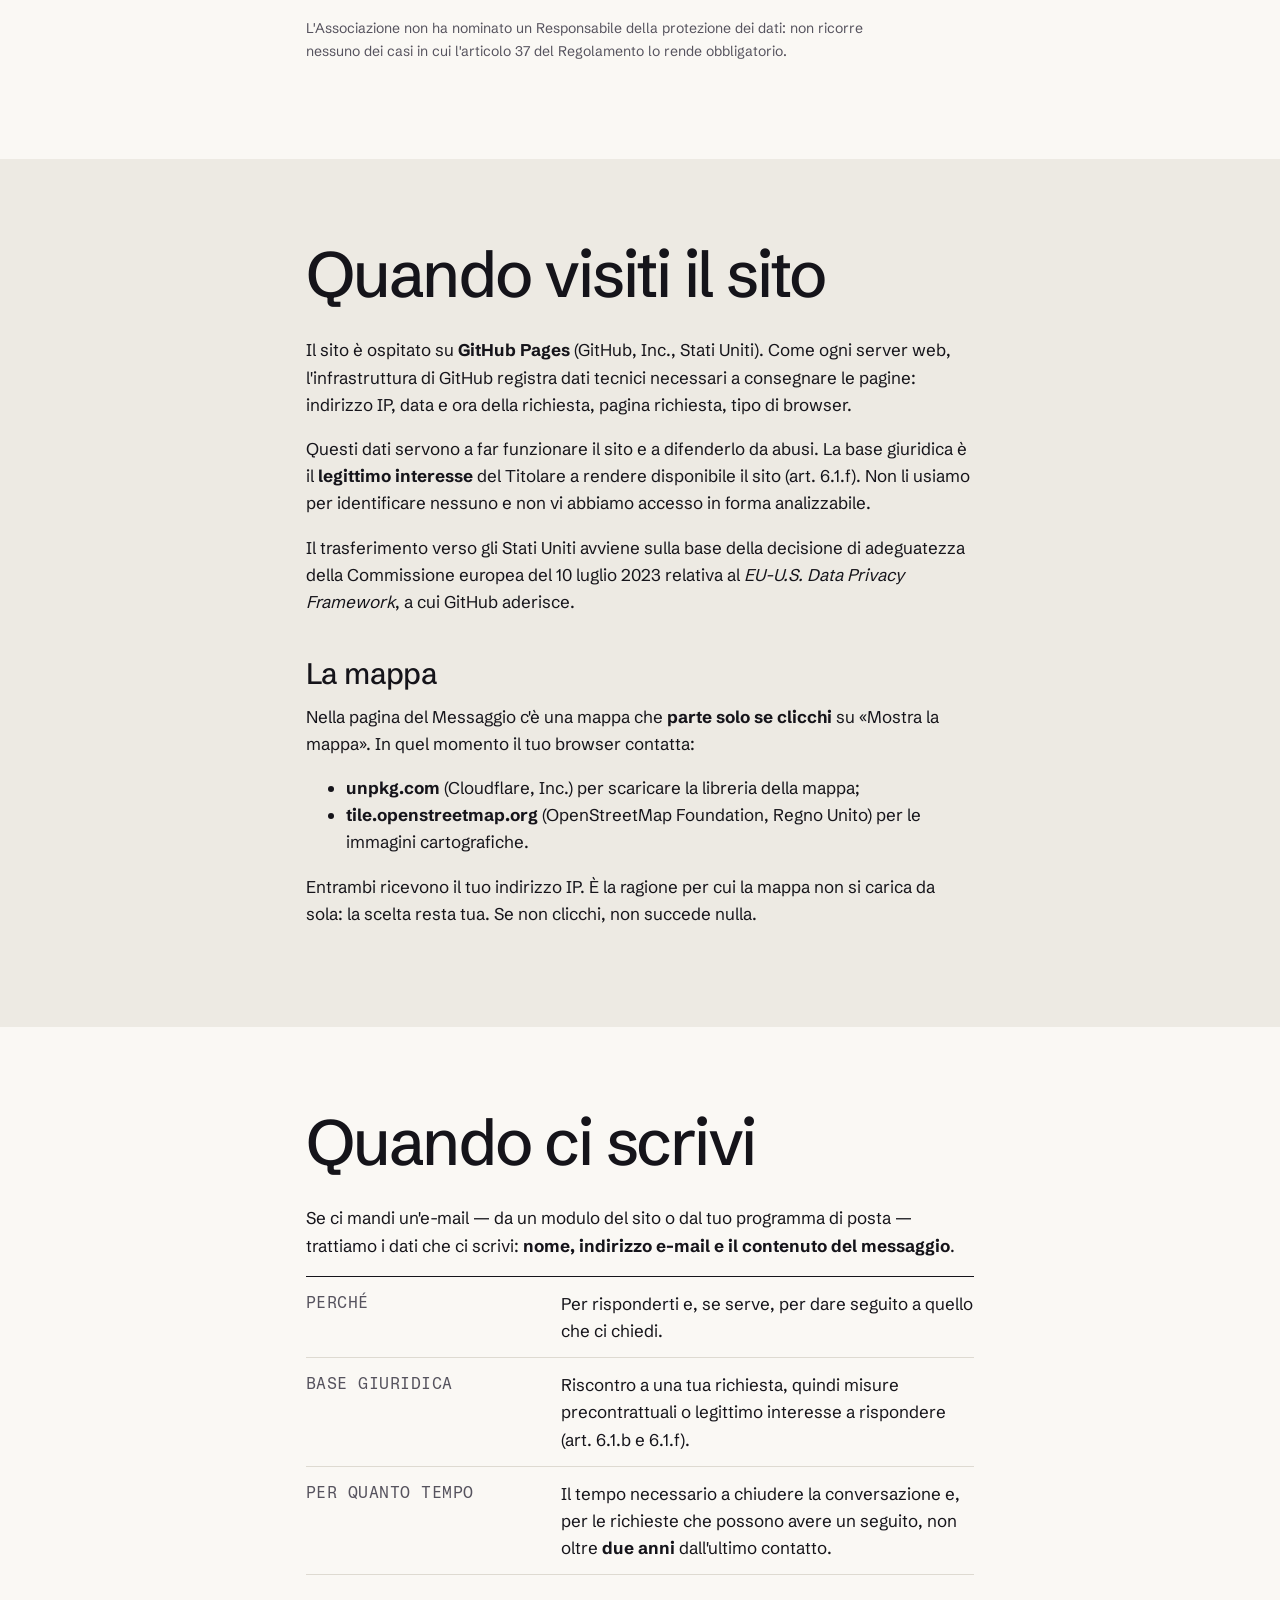
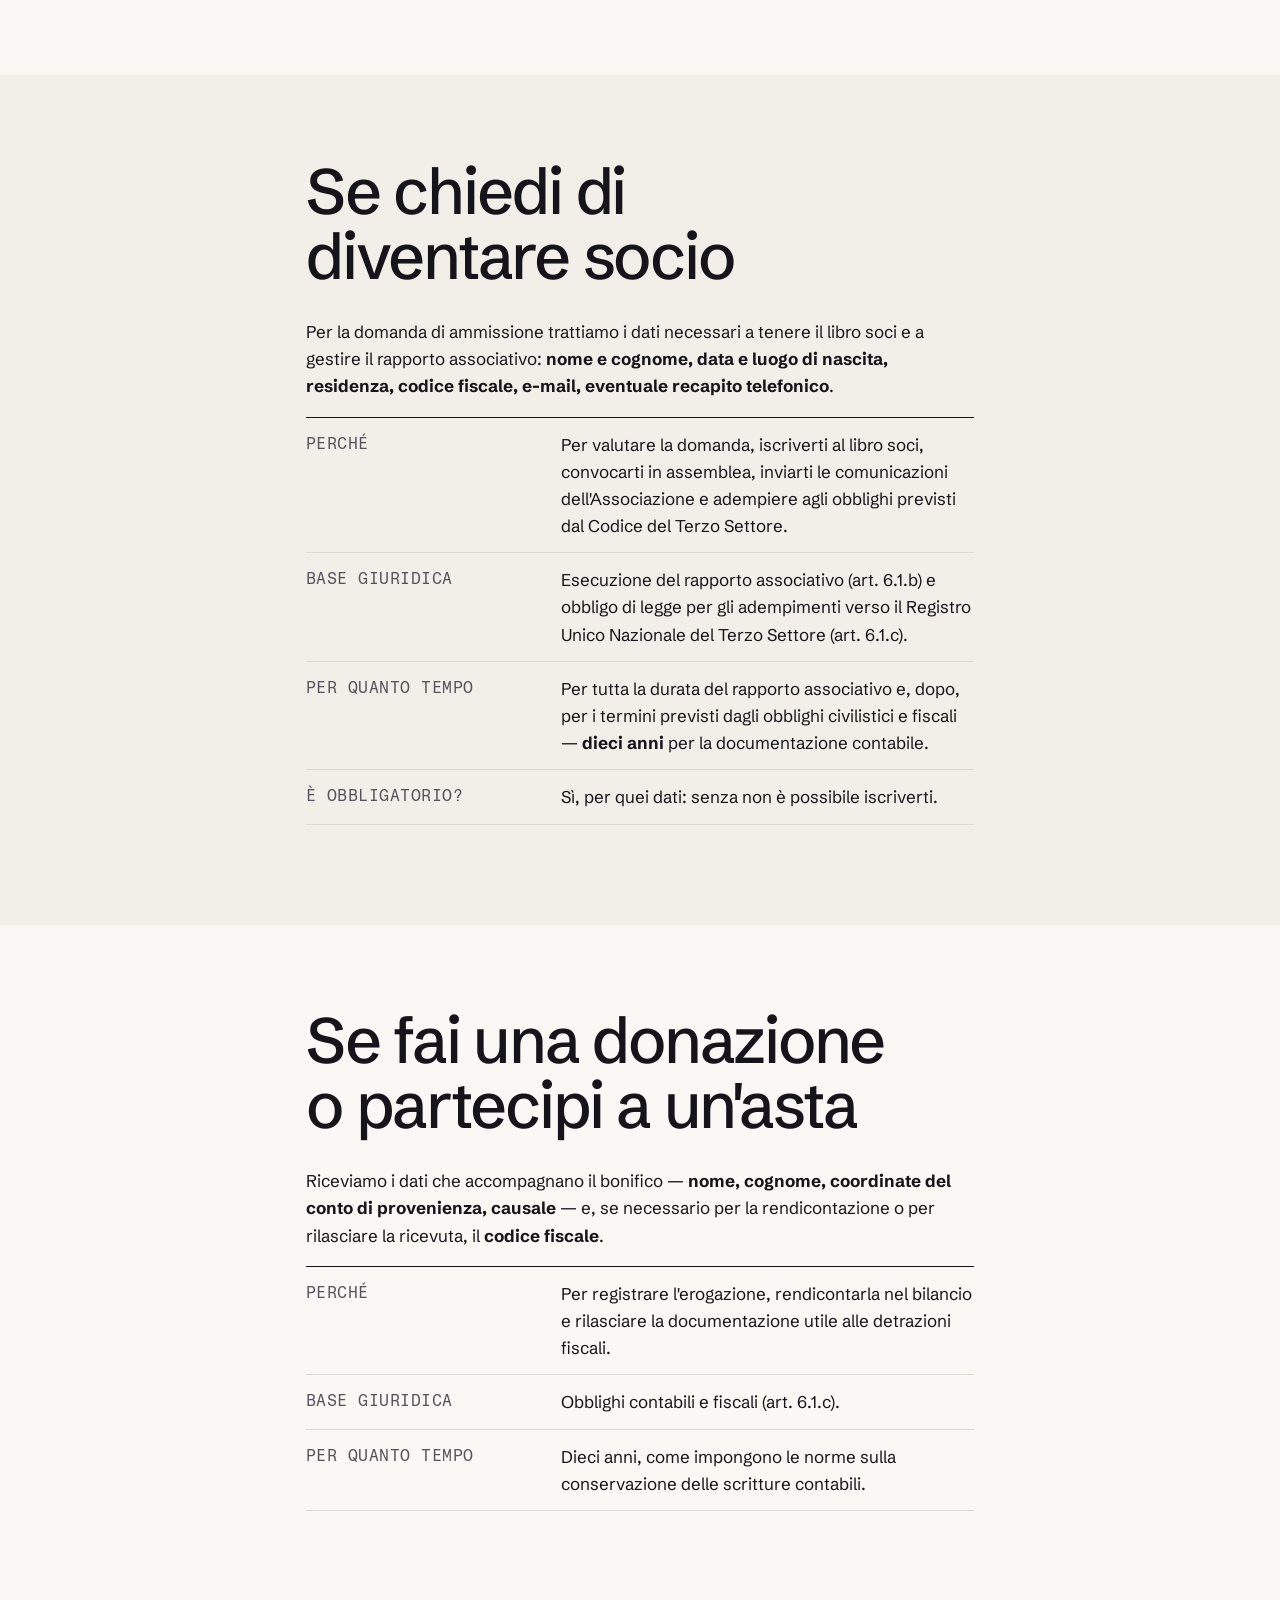
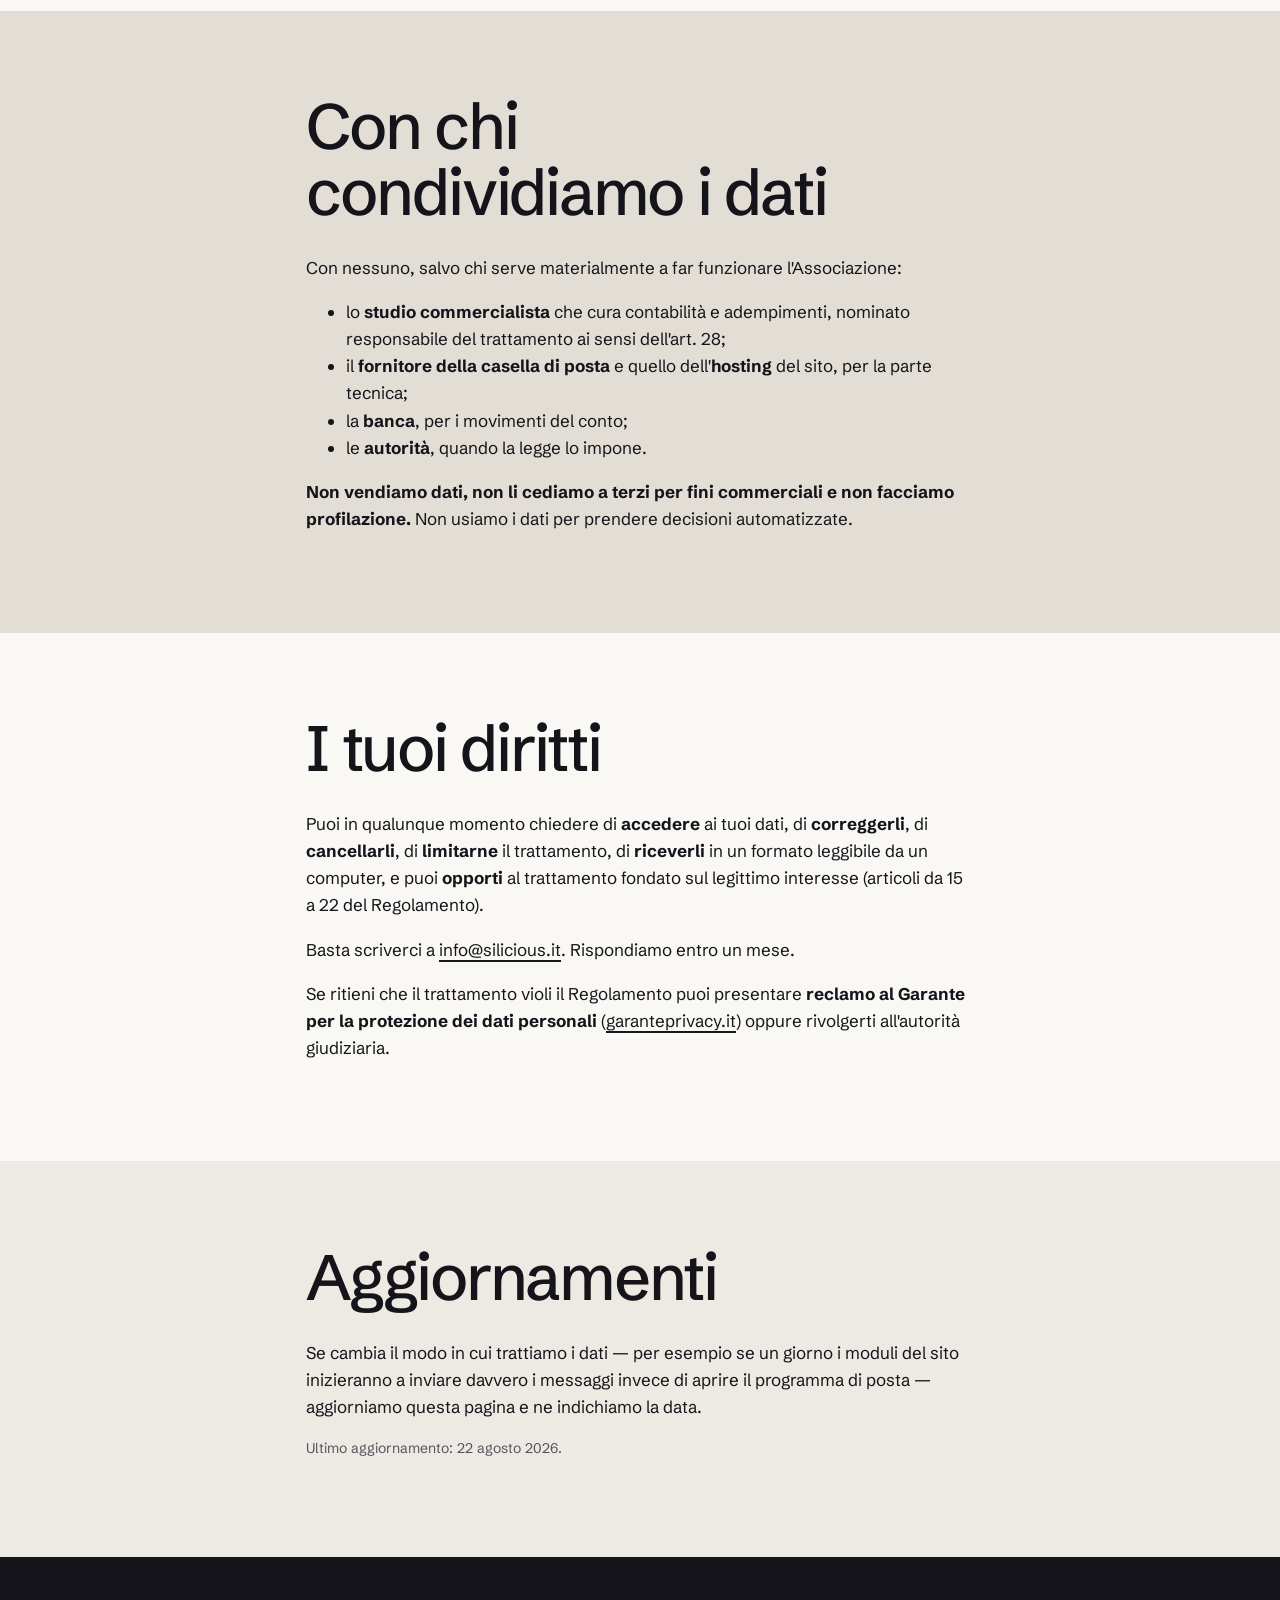
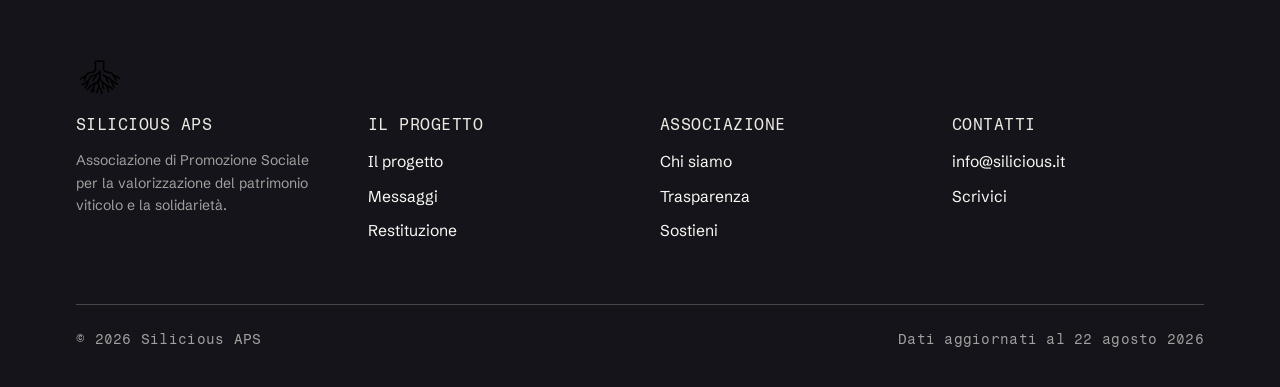
<file: privacy/index.html>
<!DOCTYPE html>
<html lang="it">
<head>
<meta charset="utf-8">
<meta name="viewport" content="width=device-width, initial-scale=1">
<title>Informativa privacy — Silicious APS</title>
<meta name="description" content="Come Silicious APS tratta i dati personali di chi visita il sito, scrive all'Associazione, chiede di diventare socio o effettua una donazione.">
<!-- BOZZA NON APPROVATA: finché resta questa riga la pagina non è collegata
     dal sito e non viene indicizzata. Toglierla dopo la revisione. -->
<meta name="robots" content="noindex, nofollow">
<link rel="icon" href="../assets/img/logo-mark.svg?v=3" type="image/svg+xml">
<link rel="icon" href="../assets/img/icona-512.png" sizes="512x512" type="image/png">
<link rel="apple-touch-icon" href="../assets/img/icona-180.png">
<link rel="stylesheet" href="../assets/css/style.css">
</head>
<body>
<a class="salta-al-contenuto" href="#contenuto">Salta al contenuto</a>

<header class="site-header">
  <div class="container">
    <a class="marchio" href="../index.html">
      <img src="../assets/img/logo-mark.svg?v=3" alt="" width="38" height="38">
      <b>Silicious</b>
    </a>
    <button class="menu-toggle" aria-expanded="false" aria-controls="nav-principale">Menu</button>
    <nav class="nav" id="nav-principale" aria-label="Navigazione principale">
      <ul>
        <li><a href="../index.html">Il progetto</a></li>
        <li><a href="../messaggi/index.html">Messaggi</a></li>
        <li><a href="../progetti/index.html">Restituzione</a></li>
        <li><a href="../associazione/index.html">Associazione</a></li>
        <li><a href="../contatti/index.html">Contatti</a></li>
        <li><a class="btn" href="../sostieni/index.html">Sostieni</a></li>
      </ul>
    </nav>
  </div>
</header>

<main id="contenuto">

  <section>
    <div class="container stretto">
      <p class="occhiello">Informativa privacy</p>
      <h1>Come trattiamo i dati</h1>
      <p class="guida">Informativa ai sensi degli articoli 13 e 14 del Regolamento (UE) 2016/679.
        È scritta in italiano corrente perché la si possa leggere davvero.</p>
    </div>
  </section>

  <section class="alt">
    <div class="container stretto">
      <h2>In breve</h2>
      <p>Questo sito <strong>non usa cookie</strong>, non ha statistiche, non profila nessuno e
        non scrive nulla nella memoria del tuo browser. Per mostrarsi non contatta alcun server
        esterno: i caratteri tipografici sono ospitati qui.</p>
      <p>L'unica eccezione è la <strong>mappa</strong> nella pagina del Messaggio, che si carica
        solo se la richiedi con un clic. Fino ad allora non parte nessuna richiesta.</p>
      <p>I moduli del sito non inviano dati: aprono il tuo programma di posta con il messaggio
        già scritto, che poi decidi tu se spedire.</p>
    </div>
  </section>

  <section>
    <div class="container stretto">
      <h2>Chi tratta i dati</h2>
      <dl class="dati">
        <div class="riga">
          <dt>Titolare del trattamento</dt>
          <dd>Silicious APS — Associazione di Promozione Sociale</dd>
        </div>
        <div class="riga">
          <dt>Sede legale</dt>
          <dd data-testo="sede">—</dd>
        </div>
        <div class="riga">
          <dt>Codice fiscale</dt>
          <dd data-testo="codiceFiscale">—</dd>
        </div>
        <div class="riga">
          <dt>Contatto per la privacy</dt>
          <dd><a data-mailto href="#"></a></dd>
        </div>
      </dl>
      <p class="piccolo guida" style="margin-top:24px">L'Associazione non ha nominato un
        Responsabile della protezione dei dati: non ricorre nessuno dei casi in cui l'articolo 37
        del Regolamento lo rende obbligatorio.</p>
    </div>
  </section>

  <section class="alt">
    <div class="container stretto">
      <h2>Quando visiti il sito</h2>
      <p>Il sito è ospitato su <strong>GitHub Pages</strong> (GitHub, Inc., Stati Uniti). Come ogni
        server web, l'infrastruttura di GitHub registra dati tecnici necessari a consegnare le
        pagine: indirizzo IP, data e ora della richiesta, pagina richiesta, tipo di browser.</p>
      <p>Questi dati servono a far funzionare il sito e a difenderlo da abusi. La base giuridica è
        il <strong>legittimo interesse</strong> del Titolare a rendere disponibile il sito
        (art. 6.1.f). Non li usiamo per identificare nessuno e non vi abbiamo accesso in forma
        analizzabile.</p>
      <p>Il trasferimento verso gli Stati Uniti avviene sulla base della decisione di adeguatezza
        della Commissione europea del 10 luglio 2023 relativa al <em>EU-U.S. Data Privacy
        Framework</em>, a cui GitHub aderisce.</p>

      <h3 style="margin-top:44px">La mappa</h3>
      <p>Nella pagina del Messaggio c'è una mappa che <strong>parte solo se clicchi</strong> su
        «Mostra la mappa». In quel momento il tuo browser contatta:</p>
      <ul>
        <li><strong>unpkg.com</strong> (Cloudflare, Inc.) per scaricare la libreria della mappa;</li>
        <li><strong>tile.openstreetmap.org</strong> (OpenStreetMap Foundation, Regno Unito) per le
          immagini cartografiche.</li>
      </ul>
      <p>Entrambi ricevono il tuo indirizzo IP. È la ragione per cui la mappa non si carica da
        sola: la scelta resta tua. Se non clicchi, non succede nulla.</p>
    </div>
  </section>

  <section>
    <div class="container stretto">
      <h2>Quando ci scrivi</h2>
      <p>Se ci mandi un'e-mail — da un modulo del sito o dal tuo programma di posta — trattiamo i
        dati che ci scrivi: <strong>nome, indirizzo e-mail e il contenuto del messaggio</strong>.</p>
      <dl class="dati">
        <div class="riga">
          <dt>Perché</dt>
          <dd>Per risponderti e, se serve, per dare seguito a quello che ci chiedi.</dd>
        </div>
        <div class="riga">
          <dt>Base giuridica</dt>
          <dd>Riscontro a una tua richiesta, quindi misure precontrattuali o legittimo interesse
            a rispondere (art. 6.1.b e 6.1.f).</dd>
        </div>
        <div class="riga">
          <dt>Per quanto tempo</dt>
          <dd>Il tempo necessario a chiudere la conversazione e, per le richieste che possono avere
            un seguito, non oltre <strong>due anni</strong> dall'ultimo contatto.</dd>
        </div>
      </dl>
    </div>
  </section>

  <section class="alt">
    <div class="container stretto">
      <h2>Se chiedi di diventare socio</h2>
      <p>Per la domanda di ammissione trattiamo i dati necessari a tenere il libro soci e a
        gestire il rapporto associativo: <strong>nome e cognome, data e luogo di nascita,
        residenza, codice fiscale, e-mail, eventuale recapito telefonico</strong>.</p>
      <dl class="dati">
        <div class="riga">
          <dt>Perché</dt>
          <dd>Per valutare la domanda, iscriverti al libro soci, convocarti in assemblea,
            inviarti le comunicazioni dell'Associazione e adempiere agli obblighi previsti dal
            Codice del Terzo Settore.</dd>
        </div>
        <div class="riga">
          <dt>Base giuridica</dt>
          <dd>Esecuzione del rapporto associativo (art. 6.1.b) e obbligo di legge per gli
            adempimenti verso il Registro Unico Nazionale del Terzo Settore (art. 6.1.c).</dd>
        </div>
        <div class="riga">
          <dt>Per quanto tempo</dt>
          <dd>Per tutta la durata del rapporto associativo e, dopo, per i termini previsti dagli
            obblighi civilistici e fiscali — <strong>dieci anni</strong> per la documentazione
            contabile.</dd>
        </div>
        <div class="riga">
          <dt>È obbligatorio?</dt>
          <dd>Sì, per quei dati: senza non è possibile iscriverti.</dd>
        </div>
      </dl>
    </div>
  </section>

  <section>
    <div class="container stretto">
      <h2>Se fai una donazione o partecipi a un'asta</h2>
      <p>Riceviamo i dati che accompagnano il bonifico — <strong>nome, cognome, coordinate del
        conto di provenienza, causale</strong> — e, se necessario per la rendicontazione o per
        rilasciare la ricevuta, il <strong>codice fiscale</strong>.</p>
      <dl class="dati">
        <div class="riga">
          <dt>Perché</dt>
          <dd>Per registrare l'erogazione, rendicontarla nel bilancio e rilasciare la
            documentazione utile alle detrazioni fiscali.</dd>
        </div>
        <div class="riga">
          <dt>Base giuridica</dt>
          <dd>Obblighi contabili e fiscali (art. 6.1.c).</dd>
        </div>
        <div class="riga">
          <dt>Per quanto tempo</dt>
          <dd>Dieci anni, come impongono le norme sulla conservazione delle scritture contabili.</dd>
        </div>
      </dl>
    </div>
  </section>

  <section class="alt">
    <div class="container stretto">
      <h2>Con chi condividiamo i dati</h2>
      <p>Con nessuno, salvo chi serve materialmente a far funzionare l'Associazione:</p>
      <ul>
        <li>lo <strong>studio commercialista</strong> che cura contabilità e adempimenti,
          nominato responsabile del trattamento ai sensi dell'art. 28;</li>
        <li>il <strong>fornitore della casella di posta</strong> e quello dell'<strong>hosting</strong>
          del sito, per la parte tecnica;</li>
        <li>la <strong>banca</strong>, per i movimenti del conto;</li>
        <li>le <strong>autorità</strong>, quando la legge lo impone.</li>
      </ul>
      <p><strong>Non vendiamo dati, non li cediamo a terzi per fini commerciali e non facciamo
        profilazione.</strong> Non usiamo i dati per prendere decisioni automatizzate.</p>
    </div>
  </section>

  <section>
    <div class="container stretto">
      <h2>I tuoi diritti</h2>
      <p>Puoi in qualunque momento chiedere di <strong>accedere</strong> ai tuoi dati, di
        <strong>correggerli</strong>, di <strong>cancellarli</strong>, di
        <strong>limitarne</strong> il trattamento, di <strong>riceverli</strong> in un formato
        leggibile da un computer, e puoi <strong>opporti</strong> al trattamento fondato sul
        legittimo interesse (articoli da 15 a 22 del Regolamento).</p>
      <p>Basta scriverci a <a data-mailto href="#"></a>. Rispondiamo entro un mese.</p>
      <p>Se ritieni che il trattamento violi il Regolamento puoi presentare
        <strong>reclamo al Garante per la protezione dei dati personali</strong>
        (<a href="https://www.garanteprivacy.it" target="_blank" rel="noopener noreferrer">garanteprivacy.it</a>)
        oppure rivolgerti all'autorità giudiziaria.</p>
    </div>
  </section>

  <section class="alt">
    <div class="container stretto">
      <h2>Aggiornamenti</h2>
      <p>Se cambia il modo in cui trattiamo i dati — per esempio se un giorno i moduli del sito
        inizieranno a inviare davvero i messaggi invece di aprire il programma di posta —
        aggiorniamo questa pagina e ne indichiamo la data.</p>
      <p class="piccolo guida">Ultimo aggiornamento: <span data-testo="aggiornato">—</span>.</p>
    </div>
  </section>

</main>

<footer class="site-footer">
  <div class="container">
    <img class="logo-piede" src="../assets/img/logo-mark.svg?v=3" alt="" width="44" height="44">
    <div class="griglia griglia-4">
      <div>
        <h4>Silicious APS</h4>
        <p class="piccolo guida">Associazione di Promozione Sociale per la valorizzazione del
          patrimonio viticolo e la solidarietà.</p>
      </div>
      <div>
        <h4>Il progetto</h4>
        <ul>
          <li><a href="../index.html">Il progetto</a></li>
          <li><a href="../messaggi/index.html">Messaggi</a></li>
          <li><a href="../progetti/index.html">Restituzione</a></li>
        </ul>
      </div>
      <div>
        <h4>Associazione</h4>
        <ul>
          <li><a href="../associazione/index.html">Chi siamo</a></li>
          <li><a href="../associazione/index.html#trasparenza">Trasparenza</a></li>
          <li><a href="../sostieni/index.html">Sostieni</a></li>
        </ul>
      </div>
      <div>
        <h4>Contatti</h4>
        <ul>
          <li><a data-mailto href="#"></a></li>
          <li><a href="../contatti/index.html">Scrivici</a></li>
        </ul>
      </div>
    </div>
    <div class="coda">
      <span>© <span data-testo="anno">2026</span> Silicious APS</span>
      <span>Dati aggiornati al <span data-testo="aggiornato">—</span></span>
    </div>
  </div>
</footer>

<script src="../data/contenuti.js"></script>
<script src="../assets/js/site.js"></script>
</body>
</html>
</file>
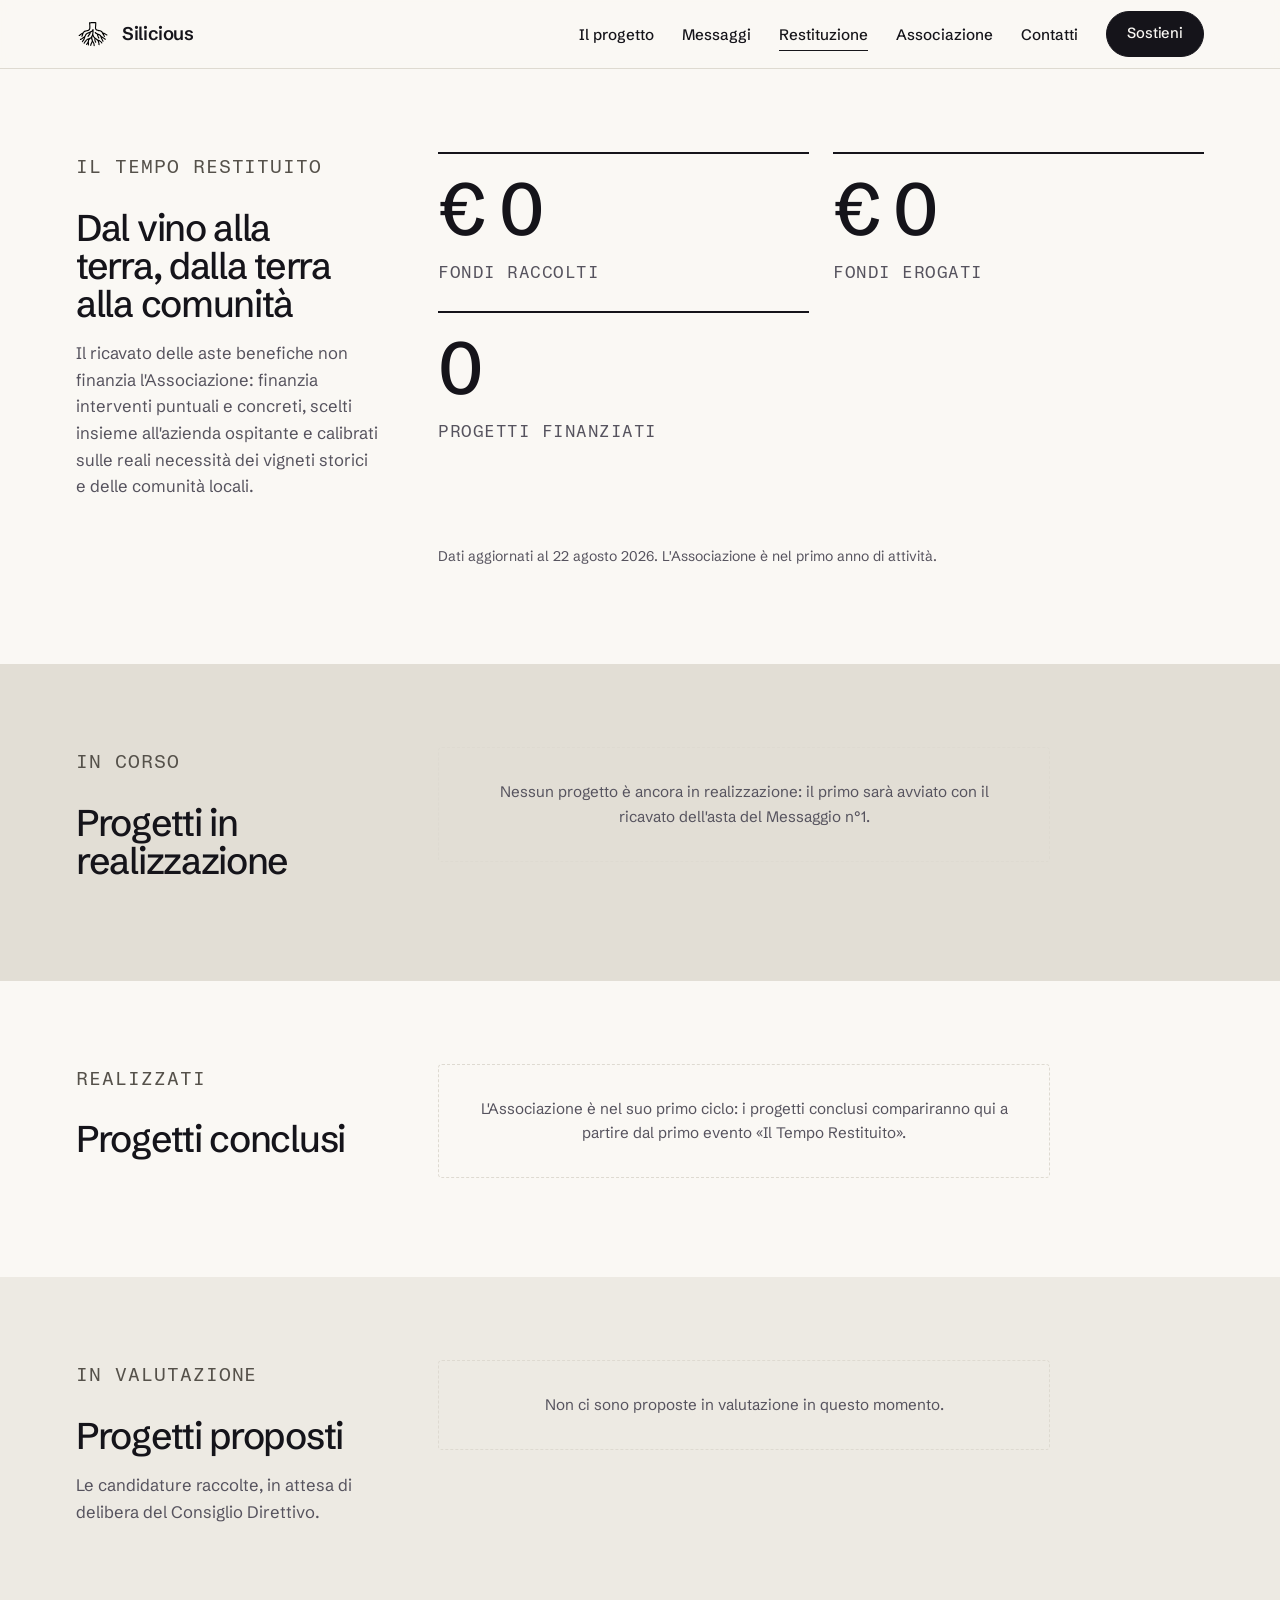
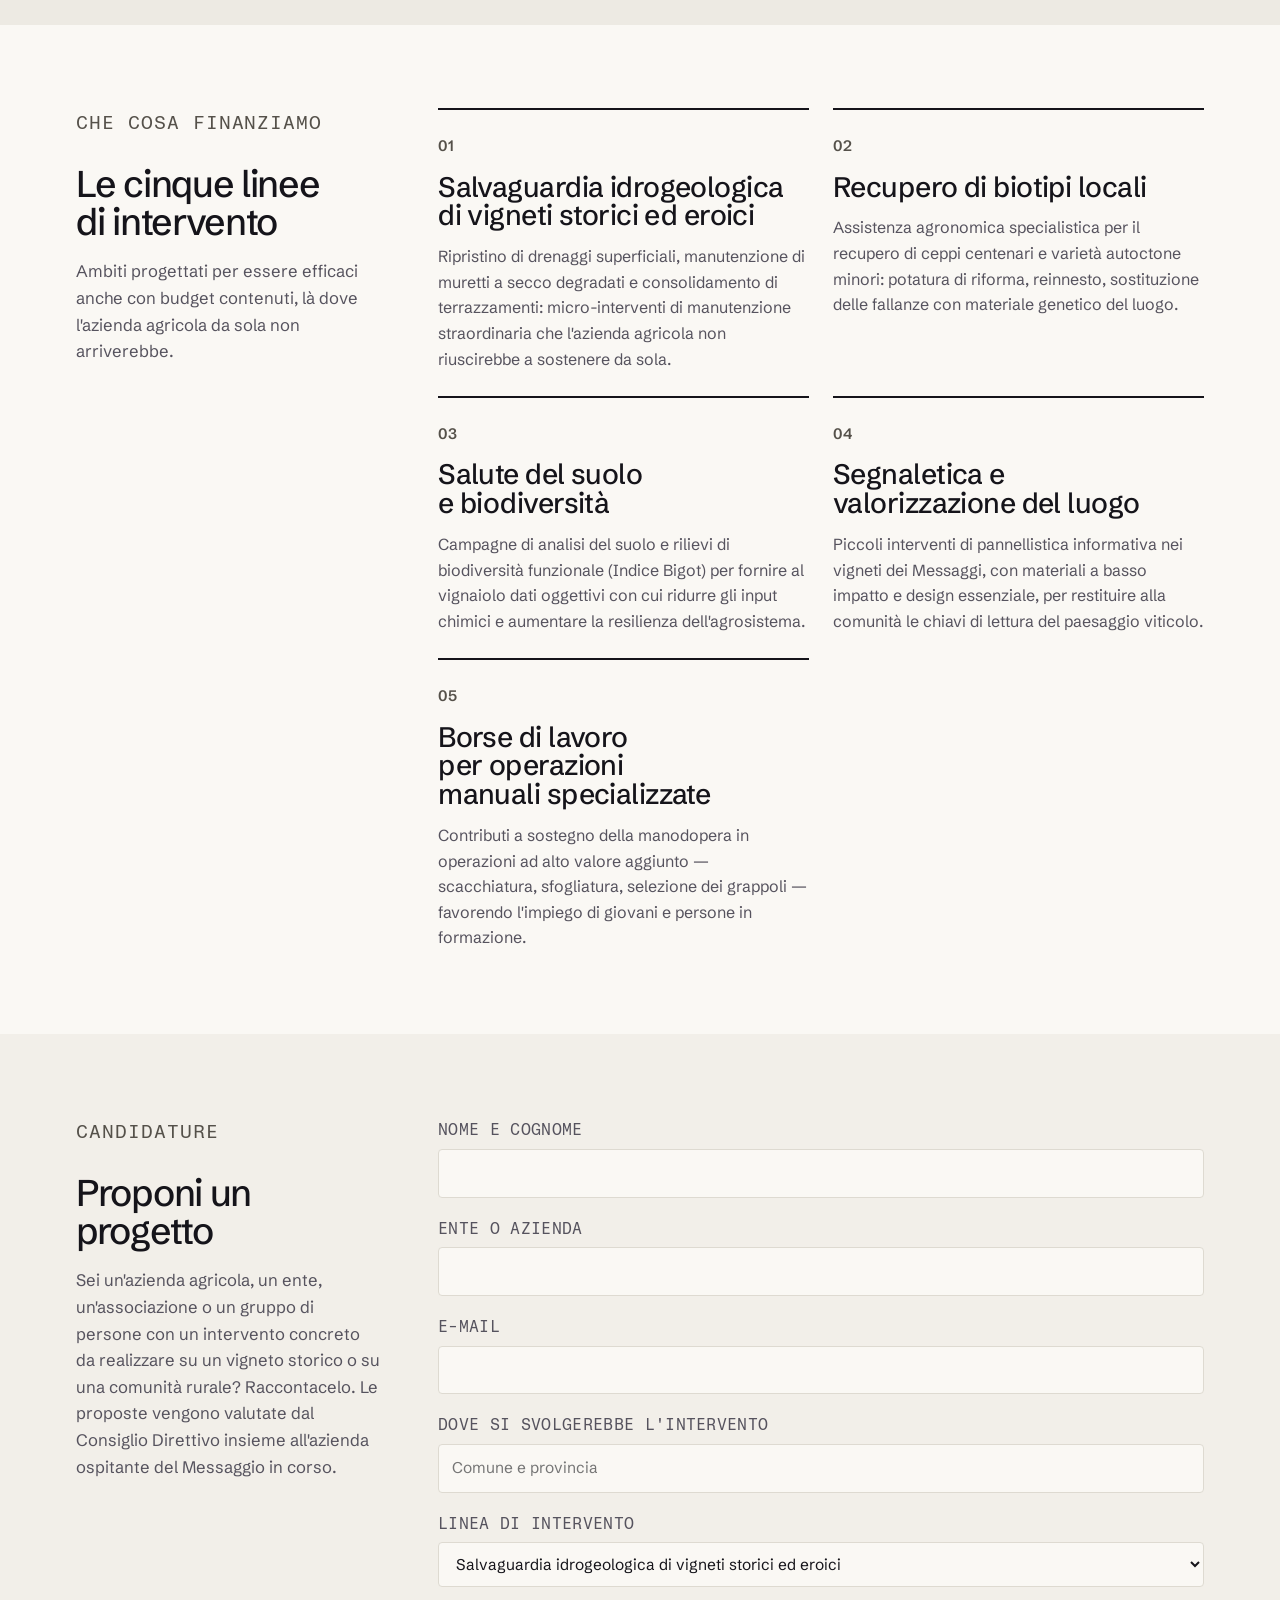
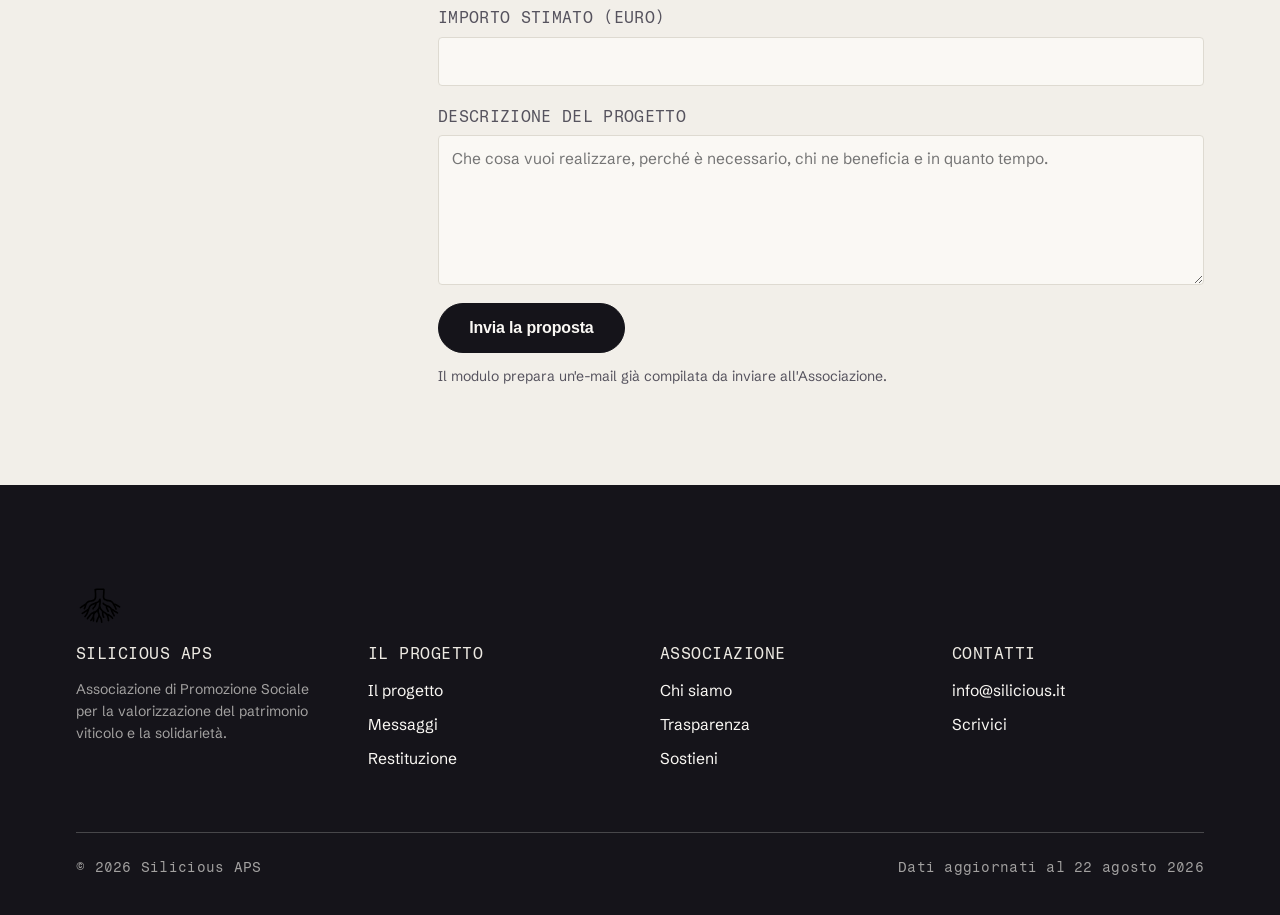
<file: progetti/index.html>
<!DOCTYPE html>
<html lang="it">
<head>
<meta charset="utf-8">
<meta name="viewport" content="width=device-width, initial-scale=1">
<title>Il Tempo Restituito — Progetti | Silicious</title>
<meta name="description" content="I progetti finanziati dalle aste benefiche Silicious: salvaguardia idrogeologica, recupero di biotipi locali, salute del suolo, valorizzazione del paesaggio, borse di lavoro.">
<link rel="canonical" href="https://silicious.it/progetti/">
<link rel="icon" href="../assets/img/logo-mark.svg?v=3" type="image/svg+xml">
<link rel="icon" href="../assets/img/icona-512.png" sizes="512x512" type="image/png">
<link rel="apple-touch-icon" href="../assets/img/icona-180.png">
<meta property="og:type" content="website">
<meta property="og:title" content="Il Tempo Restituito — Progetti | Silicious">
<meta property="og:description" content="Dal vino alla terra, dalla terra alla comunità: i progetti sostenuti da Silicious APS.">
<meta property="og:url" content="https://silicious.it/progetti/">
<meta property="og:image" content="https://silicious.it/assets/img/anteprima-social.png">
<link rel="stylesheet" href="../assets/css/style.css">
</head>
<body>
<a class="salta-al-contenuto" href="#contenuto">Salta al contenuto</a>

<header class="site-header">
  <div class="container">
    <a class="marchio" href="../index.html">
      <img src="../assets/img/logo-mark.svg?v=3" alt="" width="38" height="38">
      <b>Silicious</b>
    </a>
    <button class="menu-toggle" aria-expanded="false" aria-controls="nav-principale">Menu</button>
    <nav class="nav" id="nav-principale" aria-label="Navigazione principale">
      <ul>
        <li><a href="../index.html">Il progetto</a></li>
        <li><a href="../messaggi/index.html">Messaggi</a></li>
        <li><a href="index.html" aria-current="page">Restituzione</a></li>
        <li><a href="../associazione/index.html">Associazione</a></li>
        <li><a href="../contatti/index.html">Contatti</a></li>
        <li><a class="btn" href="../sostieni/index.html">Sostieni</a></li>
      </ul>
    </nav>
  </div>
</header>

<main id="contenuto">

  <section>
    <div class="container">
      <div class="intestazione-sezione">
        <p class="occhiello">Il Tempo Restituito</p>
        <h1>Dal vino alla terra, dalla terra alla comunità</h1>
        <p class="guida">Il ricavato delle aste benefiche non finanzia l'Associazione: finanzia
          interventi puntuali e concreti, scelti insieme all'azienda ospitante e calibrati sulle
          reali necessità dei vigneti storici e delle comunità locali.</p>
      </div>
      <div class="griglia griglia-3" data-blocco="kpi" data-kpi="fondi,erogati,progetti"></div>
      <p class="piccolo guida" style="margin-top:28px" data-testo="notaKpi"></p>
    </div>
  </section>

  <section class="alt">
    <div class="container">
      <div class="intestazione-sezione">
        <p class="occhiello">In corso</p>
        <h2>Progetti in realizzazione</h2>
      </div>
      <div class="griglia griglia-2" data-blocco="progetti" data-stato="in-corso"
           data-vuoto="Nessun progetto è ancora in realizzazione: il primo sarà avviato con il ricavato dell'asta del Messaggio n°1."></div>
    </div>
  </section>

  <section>
    <div class="container">
      <div class="intestazione-sezione">
        <p class="occhiello">Realizzati</p>
        <h2>Progetti conclusi</h2>
      </div>
      <div class="griglia griglia-2" data-blocco="progetti" data-stato="concluso"
           data-vuoto="L'Associazione è nel suo primo ciclo: i progetti conclusi compariranno qui a partire dal primo evento «Il Tempo Restituito»."></div>
    </div>
  </section>

  <section class="alt">
    <div class="container">
      <div class="intestazione-sezione">
        <p class="occhiello">In valutazione</p>
        <h2>Progetti proposti</h2>
        <p class="guida">Le candidature raccolte, in attesa di delibera del Consiglio Direttivo.</p>
      </div>
      <div class="griglia griglia-2" data-blocco="progetti" data-stato="proposto"
           data-vuoto="Non ci sono proposte in valutazione in questo momento."></div>
    </div>
  </section>

  <section>
    <div class="container">
      <div class="intestazione-sezione">
        <p class="occhiello">Che cosa finanziamo</p>
        <h2>Le cinque linee di intervento</h2>
        <p class="guida">Ambiti progettati per essere efficaci anche con budget contenuti, là dove
          l'azienda agricola da sola non arriverebbe.</p>
      </div>
      <div class="griglia griglia-3" data-blocco="linee"></div>
    </div>
  </section>

  <section class="alt" id="proponi">
    <div class="container">
      <div class="intestazione-sezione">
        <p class="occhiello">Candidature</p>
        <h2>Proponi un progetto</h2>
        <p class="guida">Sei un'azienda agricola, un ente, un'associazione o un gruppo di persone
          con un intervento concreto da realizzare su un vigneto storico o su una comunità rurale?
          Raccontacelo. Le proposte vengono valutate dal Consiglio Direttivo insieme all'azienda
          ospitante del Messaggio in corso.</p>
      </div>

      <form class="modulo" data-oggetto="Proposta di progetto — sito Silicious">
        <div class="campo">
          <label for="p-nome">Nome e cognome</label>
          <input id="p-nome" name="nome" type="text" required autocomplete="name">
        </div>
        <div class="campo">
          <label for="p-ente">Ente o azienda</label>
          <input id="p-ente" name="ente" type="text" autocomplete="organization">
        </div>
        <div class="campo">
          <label for="p-email">E-mail</label>
          <input id="p-email" name="email" type="email" required autocomplete="email">
        </div>
        <div class="campo">
          <label for="p-luogo">Dove si svolgerebbe l'intervento</label>
          <input id="p-luogo" name="luogo" type="text" placeholder="Comune e provincia">
        </div>
        <div class="campo">
          <label for="p-linea">Linea di intervento</label>
          <select id="p-linea" name="linea">
            <option>Salvaguardia idrogeologica di vigneti storici ed eroici</option>
            <option>Recupero di biotipi locali</option>
            <option>Salute del suolo e biodiversità</option>
            <option>Segnaletica e valorizzazione del luogo</option>
            <option>Borse di lavoro per operazioni manuali specializzate</option>
            <option>Altro</option>
          </select>
        </div>
        <div class="campo">
          <label for="p-importo">Importo stimato (euro)</label>
          <input id="p-importo" name="importo" type="text" inputmode="numeric">
        </div>
        <div class="campo">
          <label for="p-descrizione">Descrizione del progetto</label>
          <textarea id="p-descrizione" name="descrizione" required
            placeholder="Che cosa vuoi realizzare, perché è necessario, chi ne beneficia e in quanto tempo."></textarea>
        </div>
        <div>
          <button class="btn" type="submit">Invia la proposta</button>
          <p class="piccolo guida esito-modulo" style="margin-top:12px">
            Il modulo prepara un'e-mail già compilata da inviare all'Associazione.
          </p>
        </div>
      </form>
    </div>
  </section>

</main>

<footer class="site-footer">
  <div class="container">
    <img class="logo-piede" src="../assets/img/logo-mark.svg?v=3" alt="" width="44" height="44">
    <div class="griglia griglia-4">
      <div>
        <h4>Silicious APS</h4>
        <p class="piccolo guida">Associazione di Promozione Sociale per la valorizzazione del
          patrimonio viticolo e la solidarietà.</p>
      </div>
      <div>
        <h4>Il progetto</h4>
        <ul>
          <li><a href="../index.html">Il progetto</a></li>
          <li><a href="../messaggi/index.html">Messaggi</a></li>
          <li><a href="index.html">Restituzione</a></li>
        </ul>
      </div>
      <div>
        <h4>Associazione</h4>
        <ul>
          <li><a href="../associazione/index.html">Chi siamo</a></li>
          <li><a href="../associazione/index.html#trasparenza">Trasparenza</a></li>
          <li><a href="../sostieni/index.html">Sostieni</a></li>
        </ul>
      </div>
      <div>
        <h4>Contatti</h4>
        <ul>
          <li><a data-mailto href="#"></a></li>
          <li><a href="../contatti/index.html">Scrivici</a></li>
        </ul>
      </div>
    </div>
    <div class="coda">
      <span>© <span data-testo="anno">2026</span> Silicious APS</span>
      <span>Dati aggiornati al <span data-testo="aggiornato">—</span></span>
    </div>
  </div>
</footer>

<script src="../data/contenuti.js"></script>
<script src="../assets/js/site.js"></script>
</body>
</html>
</file>
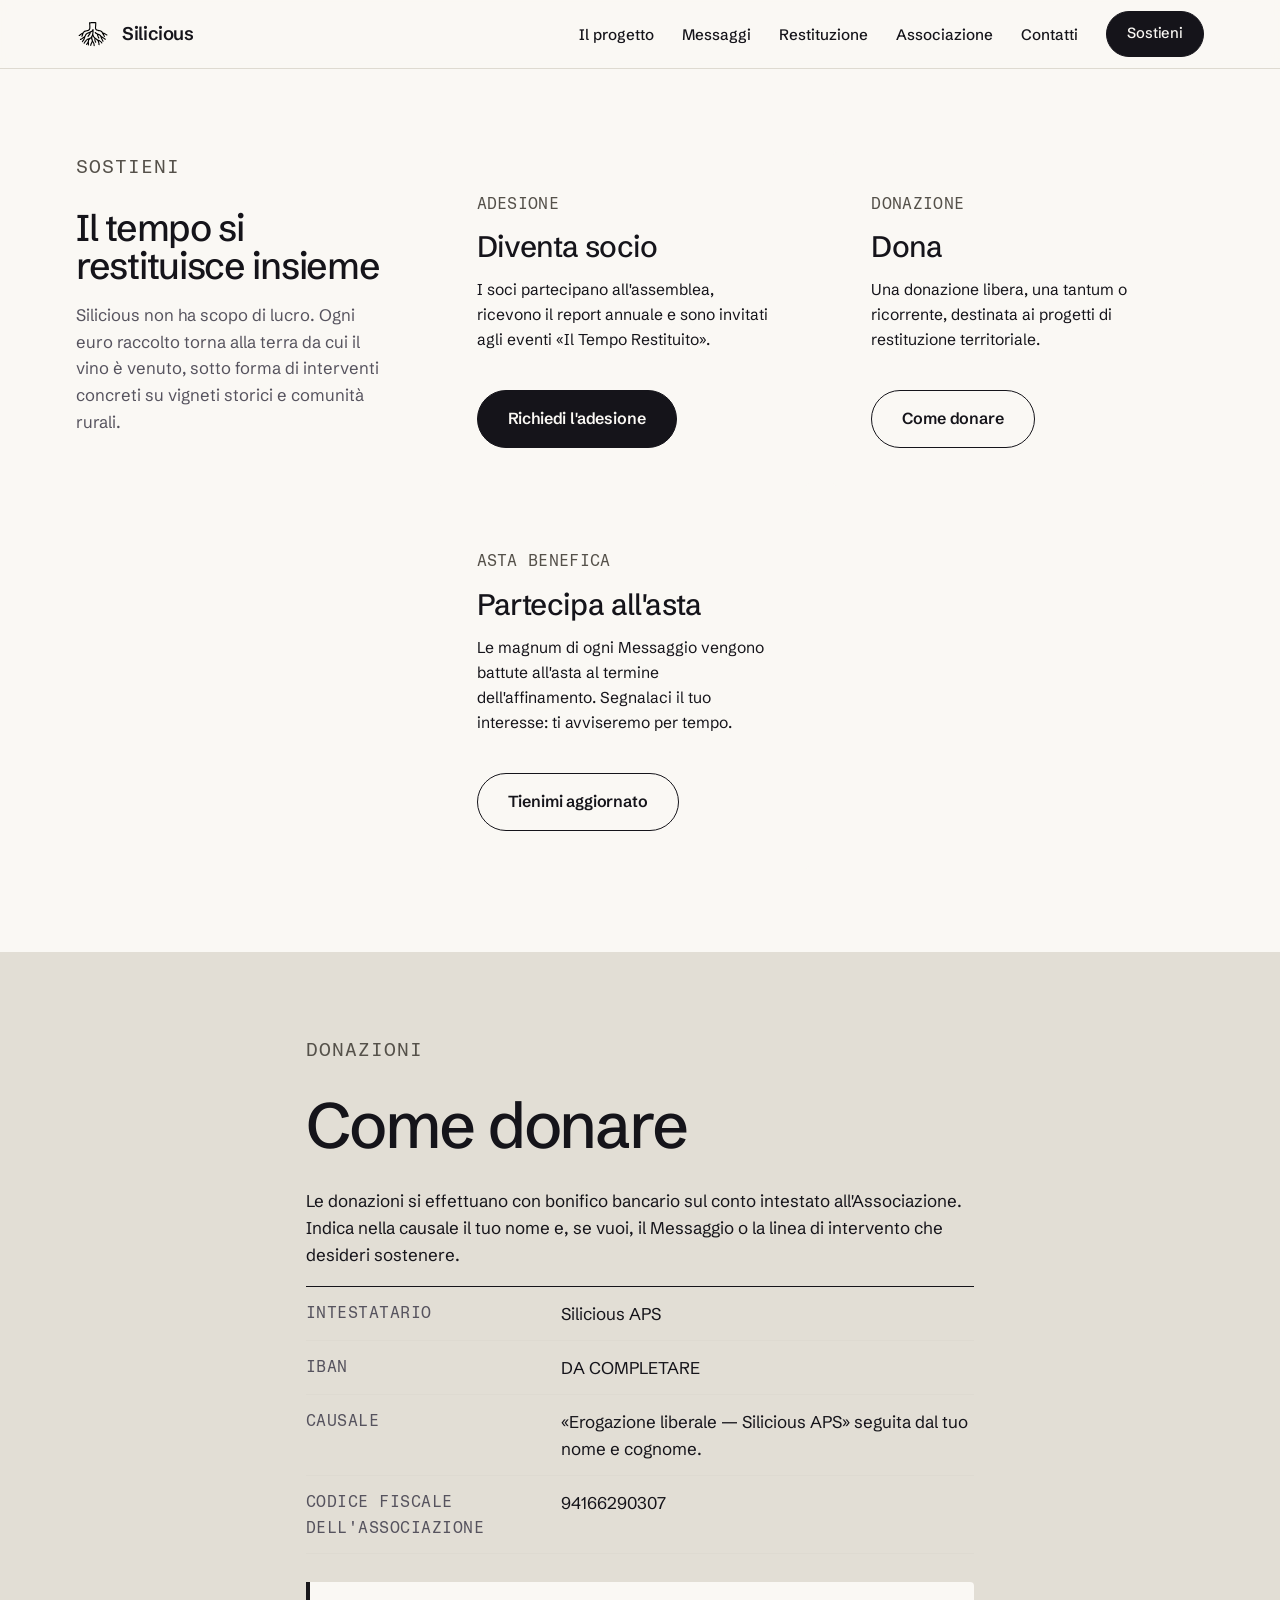
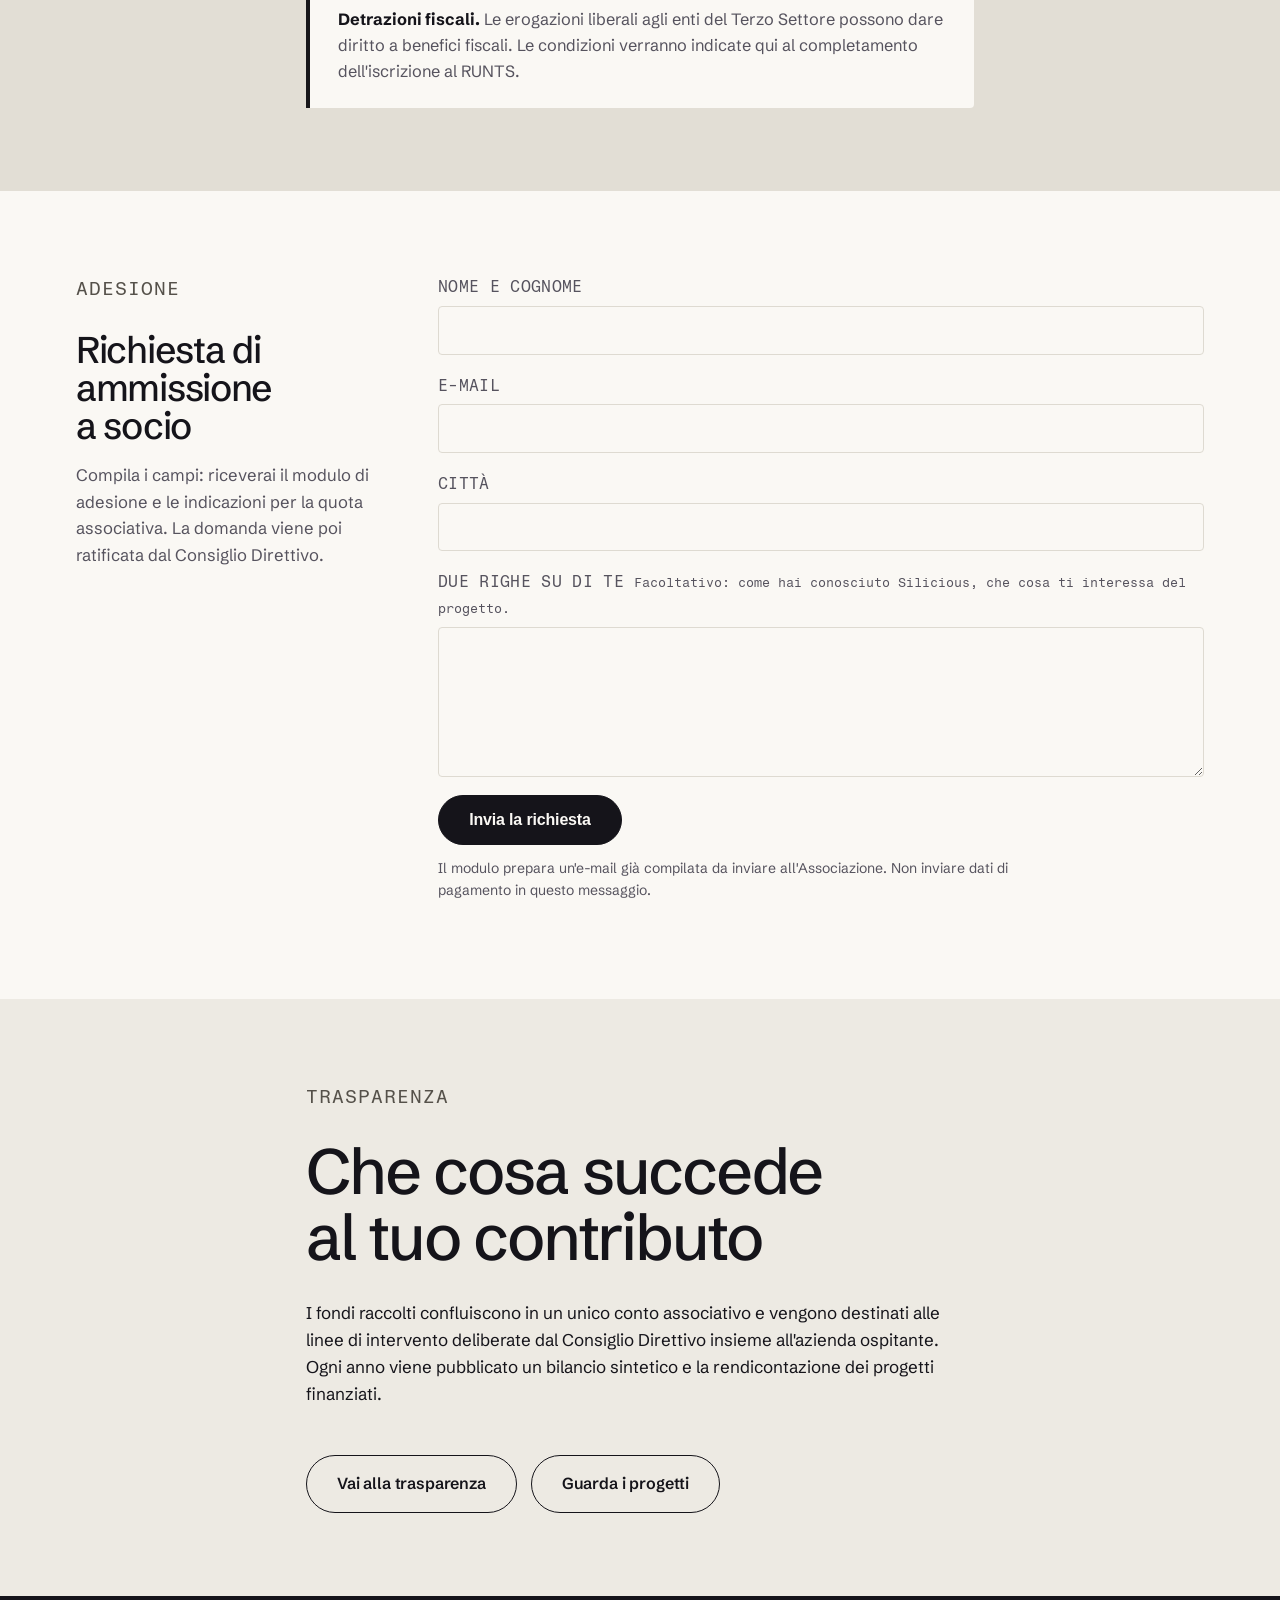
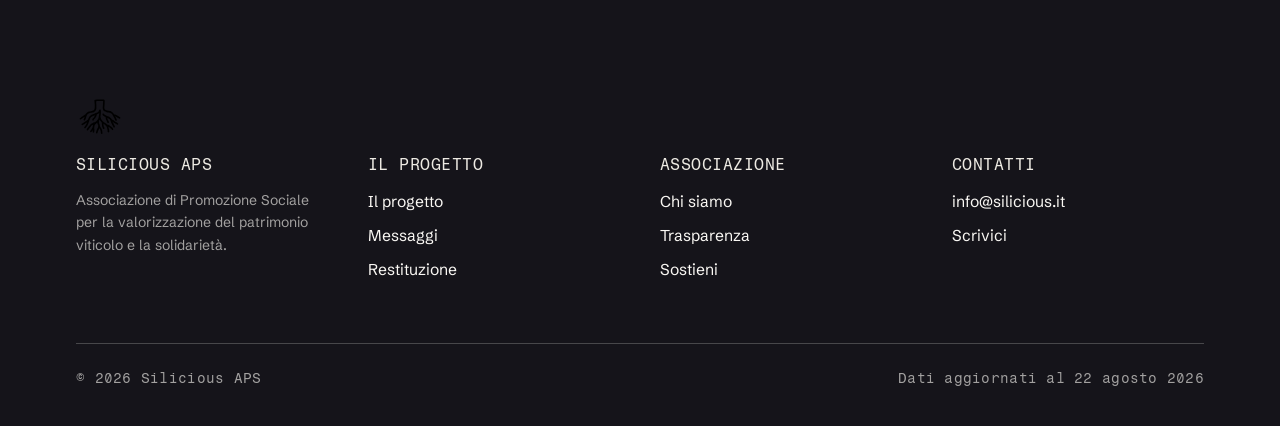
<file: sostieni/index.html>
<!DOCTYPE html>
<html lang="it">
<head>
<meta charset="utf-8">
<meta name="viewport" content="width=device-width, initial-scale=1">
<title>Sostieni Silicious — Diventa socio o dona</title>
<meta name="description" content="Sostieni Silicious APS: quota associativa, donazione libera o partecipazione all'asta benefica «Il Tempo Restituito».">
<link rel="canonical" href="https://silicious.it/sostieni/">
<link rel="icon" href="../assets/img/logo-mark.svg?v=3" type="image/svg+xml">
<link rel="icon" href="../assets/img/icona-512.png" sizes="512x512" type="image/png">
<link rel="apple-touch-icon" href="../assets/img/icona-180.png">
<meta property="og:type" content="website">
<meta property="og:title" content="Sostieni Silicious">
<meta property="og:description" content="Diventa socio, dona, o partecipa all'asta benefica: il ricavato finanzia progetti per i vigneti storici e le comunità rurali.">
<meta property="og:url" content="https://silicious.it/sostieni/">
<meta property="og:image" content="https://silicious.it/assets/img/anteprima-social.png">
<link rel="stylesheet" href="../assets/css/style.css">
</head>
<body>
<a class="salta-al-contenuto" href="#contenuto">Salta al contenuto</a>

<header class="site-header">
  <div class="container">
    <a class="marchio" href="../index.html">
      <img src="../assets/img/logo-mark.svg?v=3" alt="" width="38" height="38">
      <b>Silicious</b>
    </a>
    <button class="menu-toggle" aria-expanded="false" aria-controls="nav-principale">Menu</button>
    <nav class="nav" id="nav-principale" aria-label="Navigazione principale">
      <ul>
        <li><a href="../index.html">Il progetto</a></li>
        <li><a href="../messaggi/index.html">Messaggi</a></li>
        <li><a href="../progetti/index.html">Restituzione</a></li>
        <li><a href="../associazione/index.html">Associazione</a></li>
        <li><a href="../contatti/index.html">Contatti</a></li>
        <li><a class="btn" href="index.html" aria-current="page">Sostieni</a></li>
      </ul>
    </nav>
  </div>
</header>

<main id="contenuto">

  <section>
    <div class="container">
      <div class="intestazione-sezione">
        <p class="occhiello">Sostieni</p>
        <h1>Il tempo si restituisce insieme</h1>
        <p class="guida">Silicious non ha scopo di lucro. Ogni euro raccolto torna alla terra da cui
          il vino è venuto, sotto forma di interventi concreti su vigneti storici e comunità rurali.</p>
      </div>

      <div class="griglia griglia-3">
        <article class="scheda">
          <span class="meta">Adesione</span>
          <h3>Diventa socio</h3>
          <p>I soci partecipano all'assemblea, ricevono il report annuale e sono invitati agli eventi
            «Il Tempo Restituito».</p>
          <div class="piede">
            <a class="btn" href="#modulo-socio">Richiedi l'adesione</a>
          </div>
        </article>
        <article class="scheda">
          <span class="meta">Donazione</span>
          <h3>Dona</h3>
          <p>Una donazione libera, una tantum o ricorrente, destinata ai progetti di restituzione
            territoriale.</p>
          <div class="piede">
            <a class="btn btn-ghost" href="#bonifico">Come donare</a>
          </div>
        </article>
        <article class="scheda">
          <span class="meta">Asta benefica</span>
          <h3>Partecipa all'asta</h3>
          <p>Le magnum di ogni Messaggio vengono battute all'asta al termine dell'affinamento.
            Segnalaci il tuo interesse: ti avviseremo per tempo.</p>
          <div class="piede">
            <a class="btn btn-ghost" href="../contatti/index.html">Tienimi aggiornato</a>
          </div>
        </article>
      </div>
    </div>
  </section>

  <section class="alt" id="bonifico">
    <div class="container stretto">
      <p class="occhiello">Donazioni</p>
      <h2>Come donare</h2>
      <p>Le donazioni si effettuano con bonifico bancario sul conto intestato all'Associazione.
        Indica nella causale il tuo nome e, se vuoi, il Messaggio o la linea di intervento che
        desideri sostenere.</p>
      <dl class="dati">
        <div class="riga">
          <dt>Intestatario</dt>
          <dd>Silicious APS</dd>
        </div>
        <div class="riga">
          <dt>IBAN</dt>
          <dd data-testo="iban">—</dd>
        </div>
        <div class="riga">
          <dt>Causale</dt>
          <dd>«Erogazione liberale — Silicious APS» seguita dal tuo nome e cognome.</dd>
        </div>
        <div class="riga">
          <dt>Codice fiscale dell'Associazione</dt>
          <dd data-testo="codiceFiscale">—</dd>
        </div>
      </dl>
      <div class="nota-box" style="margin-top:28px">
        <strong>Detrazioni fiscali.</strong> Le erogazioni liberali agli enti del Terzo Settore
        possono dare diritto a benefici fiscali. Le condizioni verranno indicate qui al
        completamento dell'iscrizione al RUNTS.
      </div>
    </div>
  </section>

  <section id="modulo-socio">
    <div class="container">
      <div class="intestazione-sezione">
        <p class="occhiello">Adesione</p>
        <h2>Richiesta di ammissione a socio</h2>
        <p class="guida">Compila i campi: riceverai il modulo di adesione e le indicazioni per la
          quota associativa. La domanda viene poi ratificata dal Consiglio Direttivo.</p>
      </div>

      <form class="modulo" data-oggetto="Richiesta di adesione — sito Silicious">
        <div class="campo">
          <label for="s-nome">Nome e cognome</label>
          <input id="s-nome" name="nome" type="text" required autocomplete="name">
        </div>
        <div class="campo">
          <label for="s-email">E-mail</label>
          <input id="s-email" name="email" type="email" required autocomplete="email">
        </div>
        <div class="campo">
          <label for="s-citta">Città</label>
          <input id="s-citta" name="citta" type="text" autocomplete="address-level2">
        </div>
        <div class="campo">
          <label for="s-messaggio">Due righe su di te <span class="aiuto">Facoltativo: come hai conosciuto Silicious, che cosa ti interessa del progetto.</span></label>
          <textarea id="s-messaggio" name="messaggio"></textarea>
        </div>
        <div>
          <button class="btn" type="submit">Invia la richiesta</button>
          <p class="piccolo guida esito-modulo" style="margin-top:12px">
            Il modulo prepara un'e-mail già compilata da inviare all'Associazione.
            Non inviare dati di pagamento in questo messaggio.
          </p>
        </div>
      </form>
    </div>
  </section>

  <section class="alt">
    <div class="container stretto">
      <p class="occhiello">Trasparenza</p>
      <h2>Che cosa succede al tuo contributo</h2>
      <p>I fondi raccolti confluiscono in un unico conto associativo e vengono destinati alle linee
        di intervento deliberate dal Consiglio Direttivo insieme all'azienda ospitante. Ogni anno
        viene pubblicato un bilancio sintetico e la rendicontazione dei progetti finanziati.</p>
      <div class="btn-riga">
        <a class="btn btn-ghost" href="../associazione/index.html#trasparenza">Vai alla trasparenza</a>
        <a class="btn btn-ghost" href="../progetti/index.html">Guarda i progetti</a>
      </div>
    </div>
  </section>

</main>

<footer class="site-footer">
  <div class="container">
    <img class="logo-piede" src="../assets/img/logo-mark.svg?v=3" alt="" width="44" height="44">
    <div class="griglia griglia-4">
      <div>
        <h4>Silicious APS</h4>
        <p class="piccolo guida">Associazione di Promozione Sociale per la valorizzazione del
          patrimonio viticolo e la solidarietà.</p>
      </div>
      <div>
        <h4>Il progetto</h4>
        <ul>
          <li><a href="../index.html">Il progetto</a></li>
          <li><a href="../messaggi/index.html">Messaggi</a></li>
          <li><a href="../progetti/index.html">Restituzione</a></li>
        </ul>
      </div>
      <div>
        <h4>Associazione</h4>
        <ul>
          <li><a href="../associazione/index.html">Chi siamo</a></li>
          <li><a href="../associazione/index.html#trasparenza">Trasparenza</a></li>
          <li><a href="index.html">Sostieni</a></li>
        </ul>
      </div>
      <div>
        <h4>Contatti</h4>
        <ul>
          <li><a data-mailto href="#"></a></li>
          <li><a href="../contatti/index.html">Scrivici</a></li>
        </ul>
      </div>
    </div>
    <div class="coda">
      <span>© <span data-testo="anno">2026</span> Silicious APS</span>
      <span>Dati aggiornati al <span data-testo="aggiornato">—</span></span>
    </div>
  </div>
</footer>

<script src="../data/contenuti.js"></script>
<script src="../assets/js/site.js"></script>
</body>
</html>
</file>
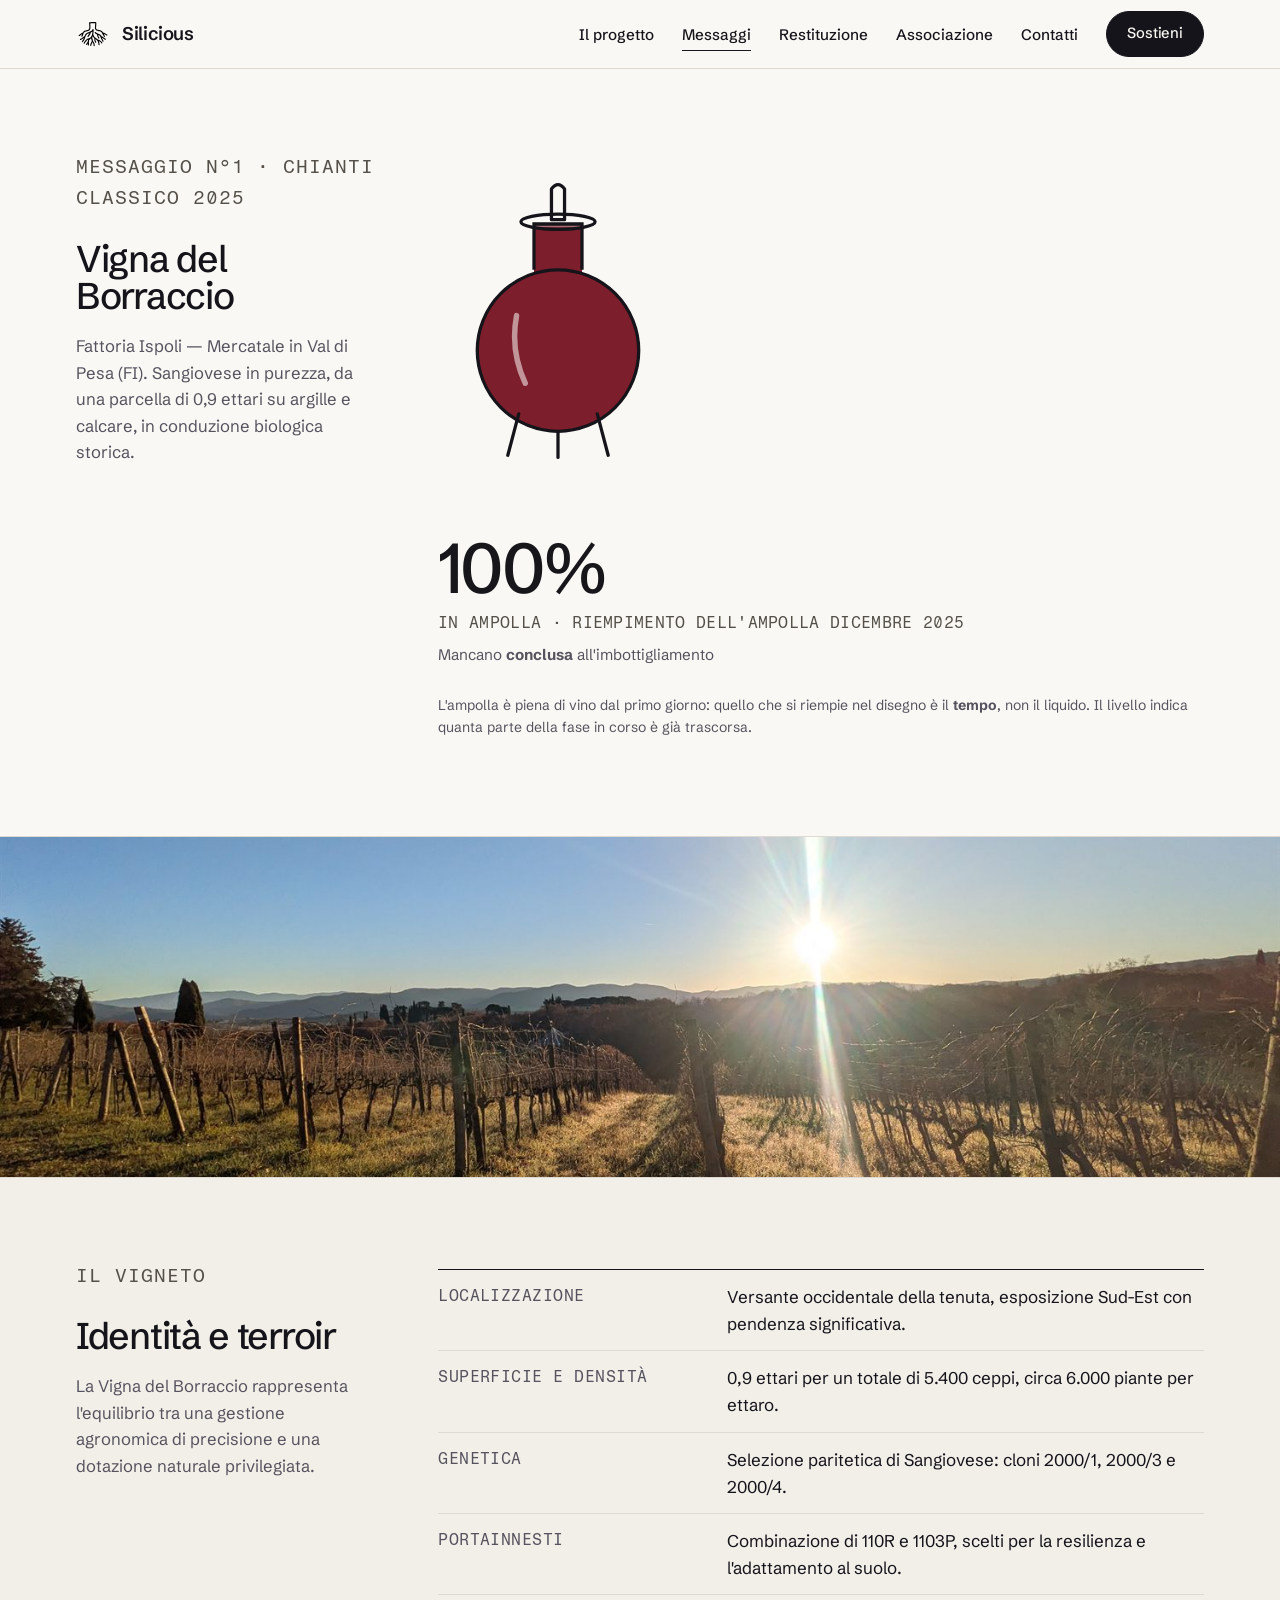
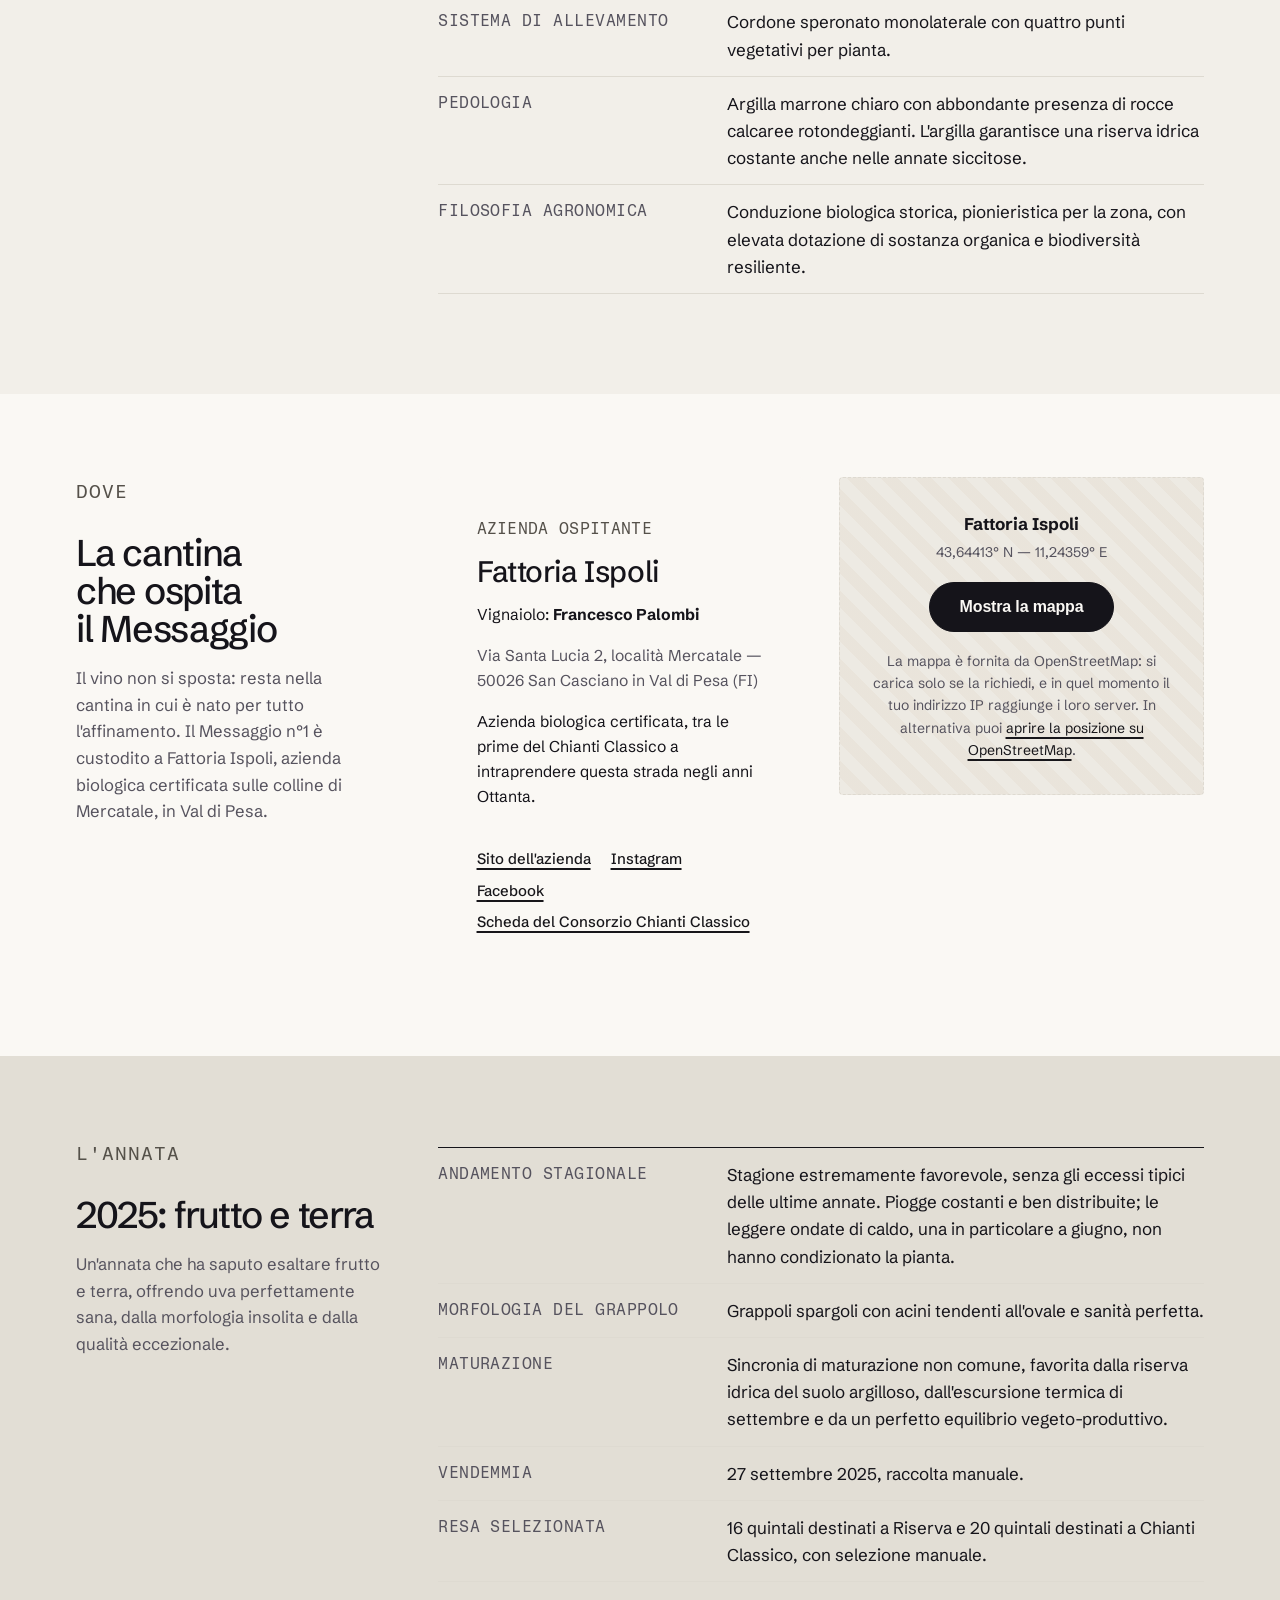
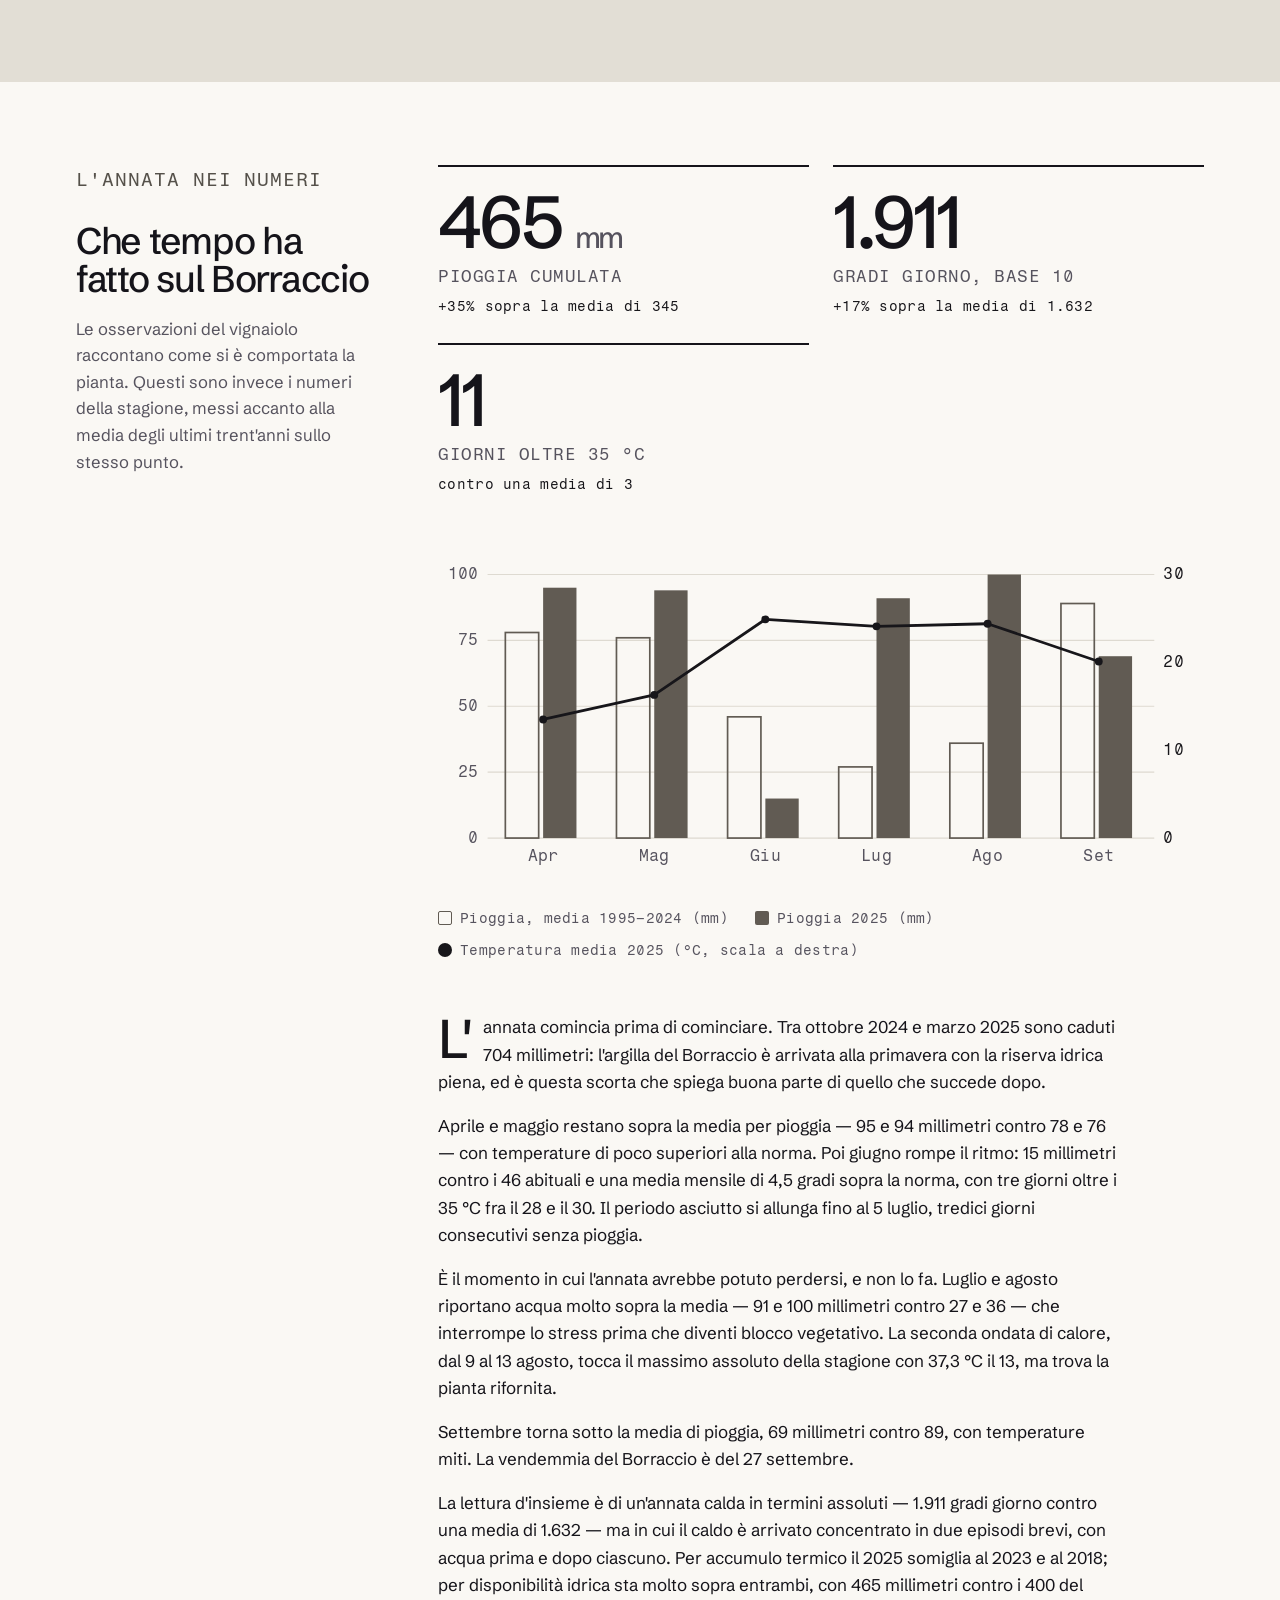
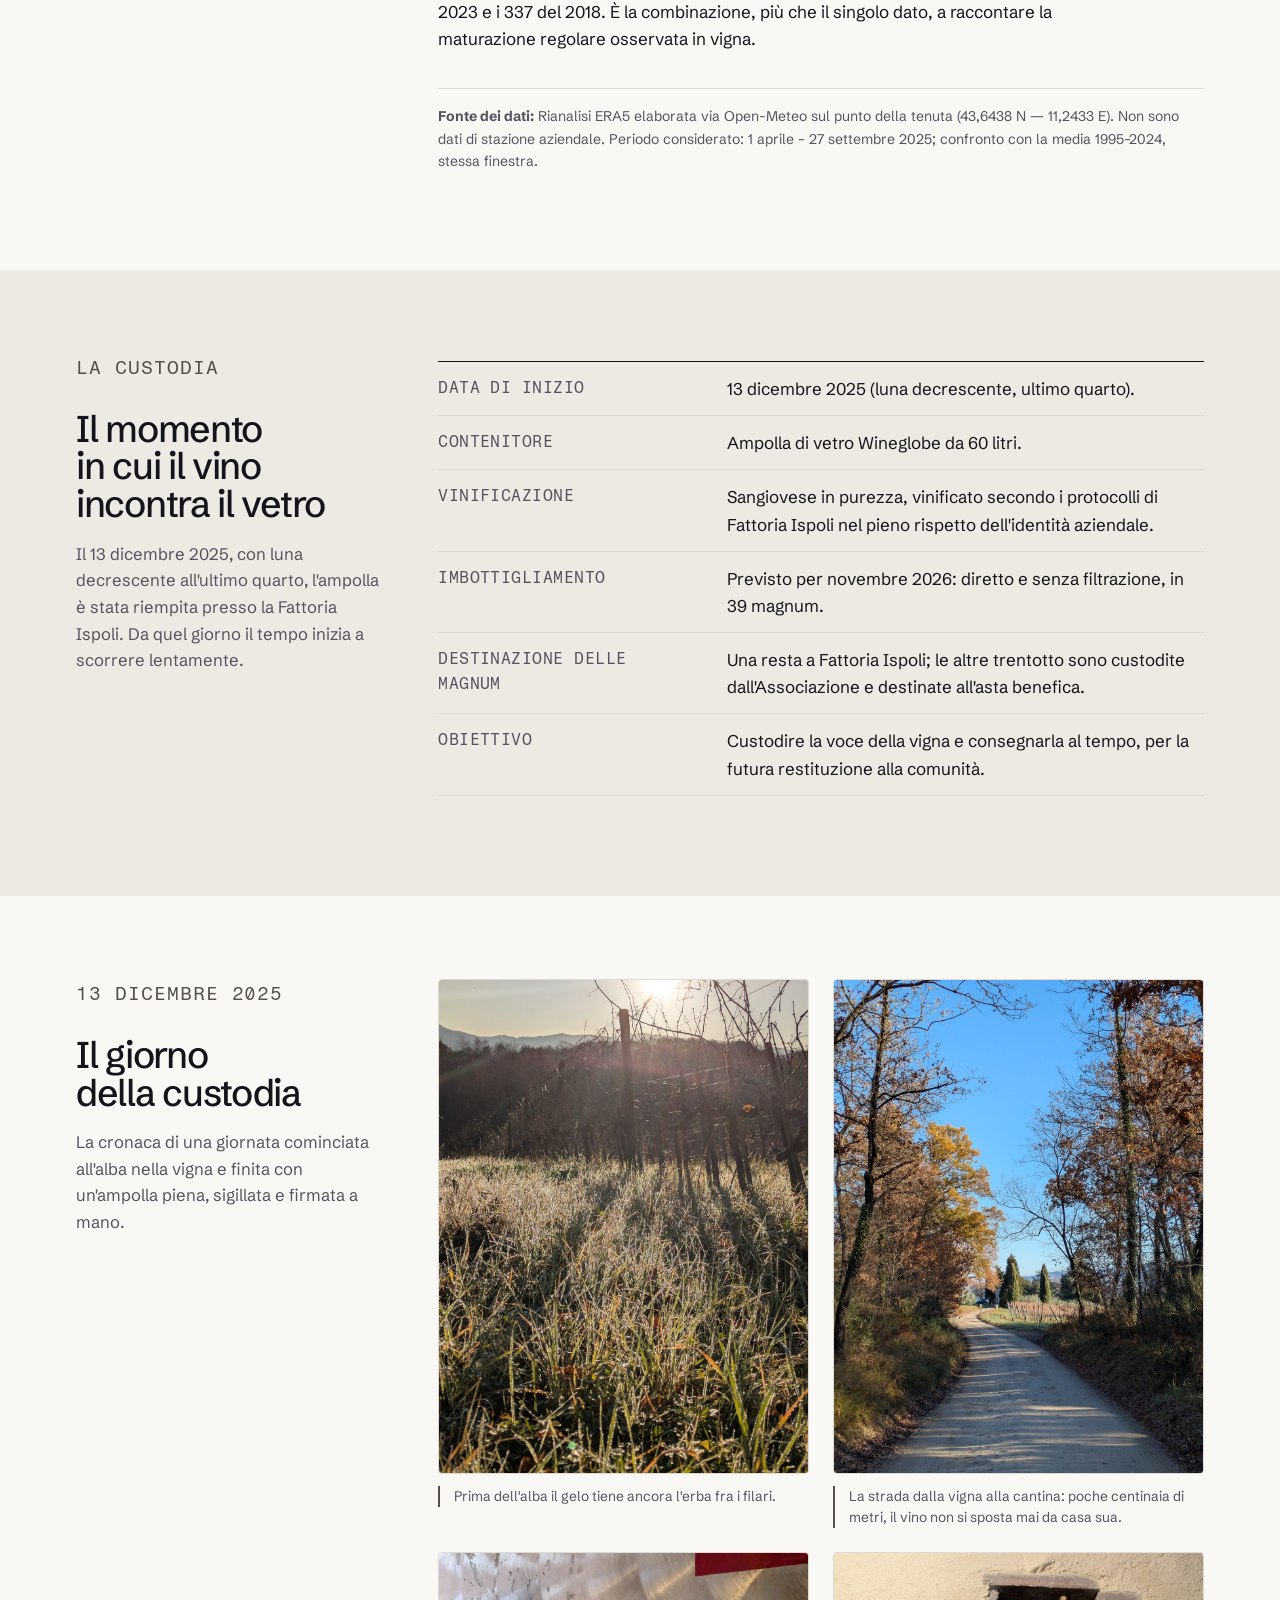
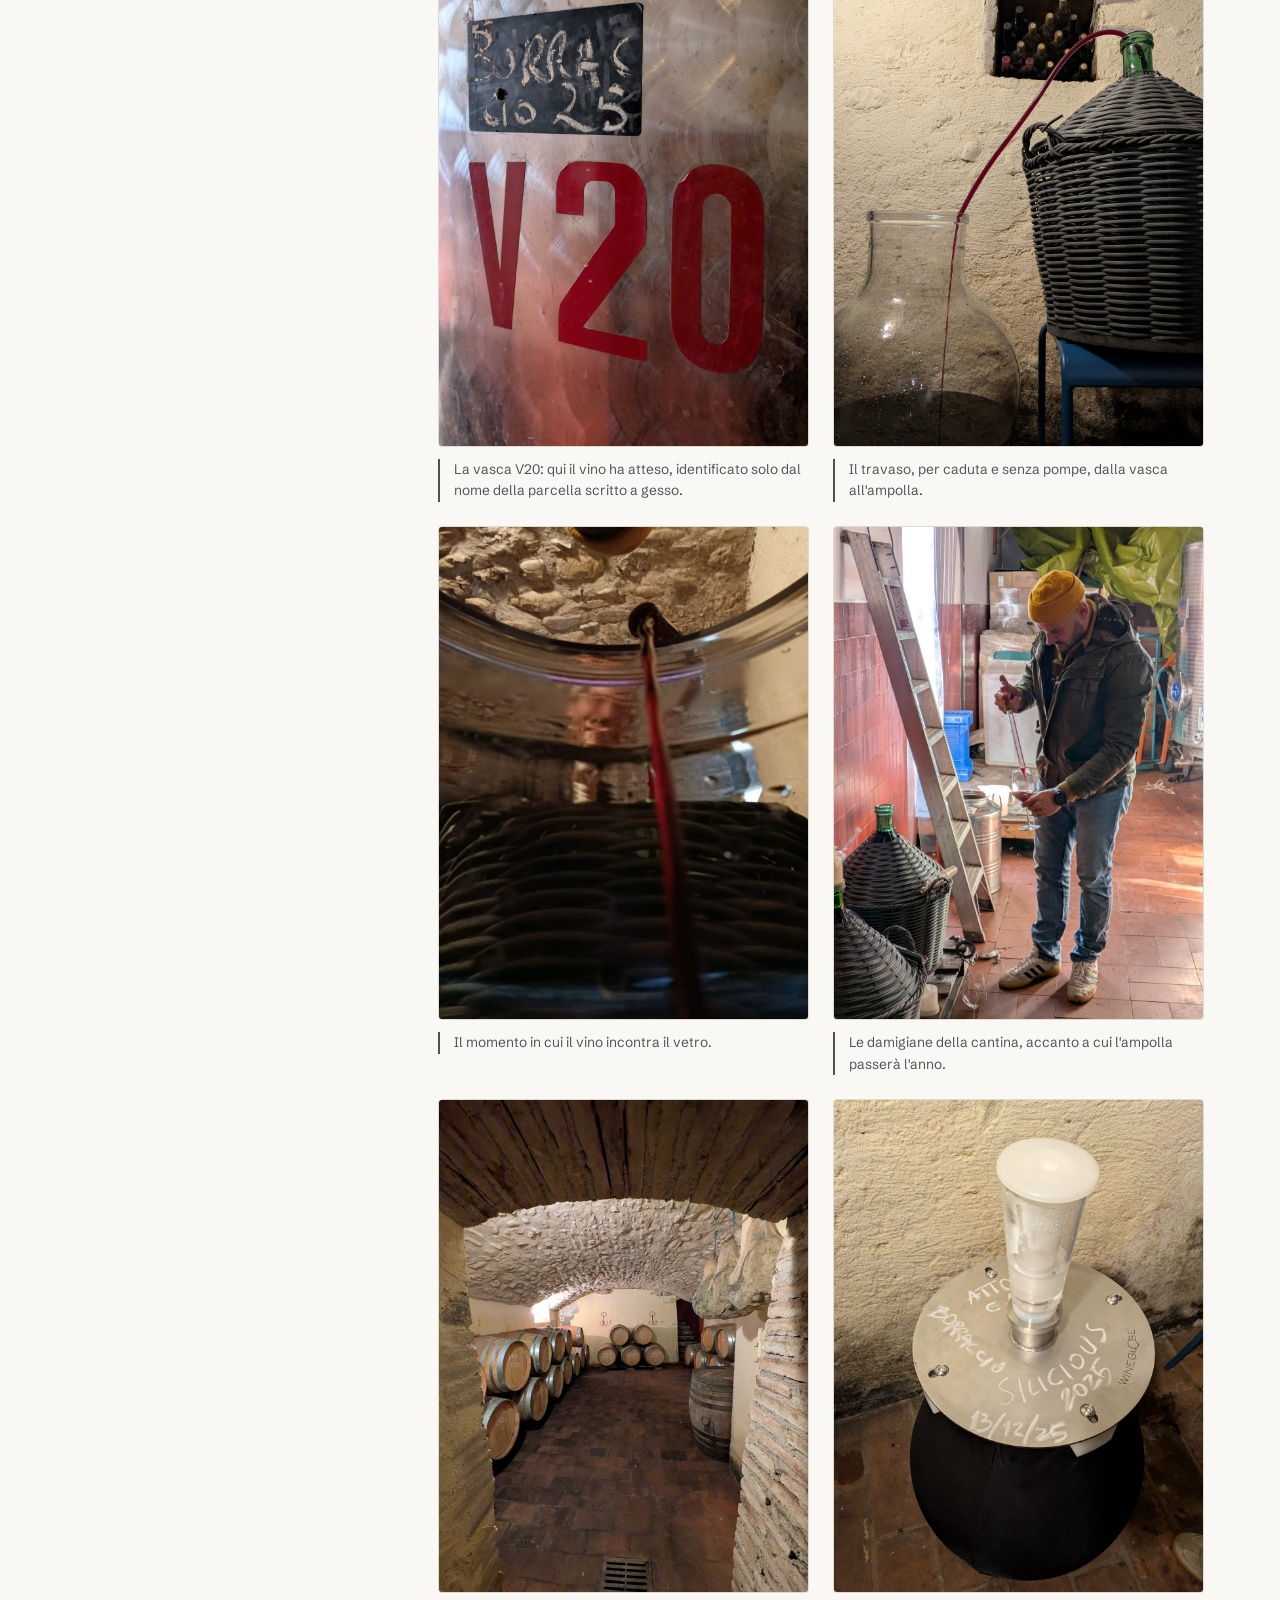
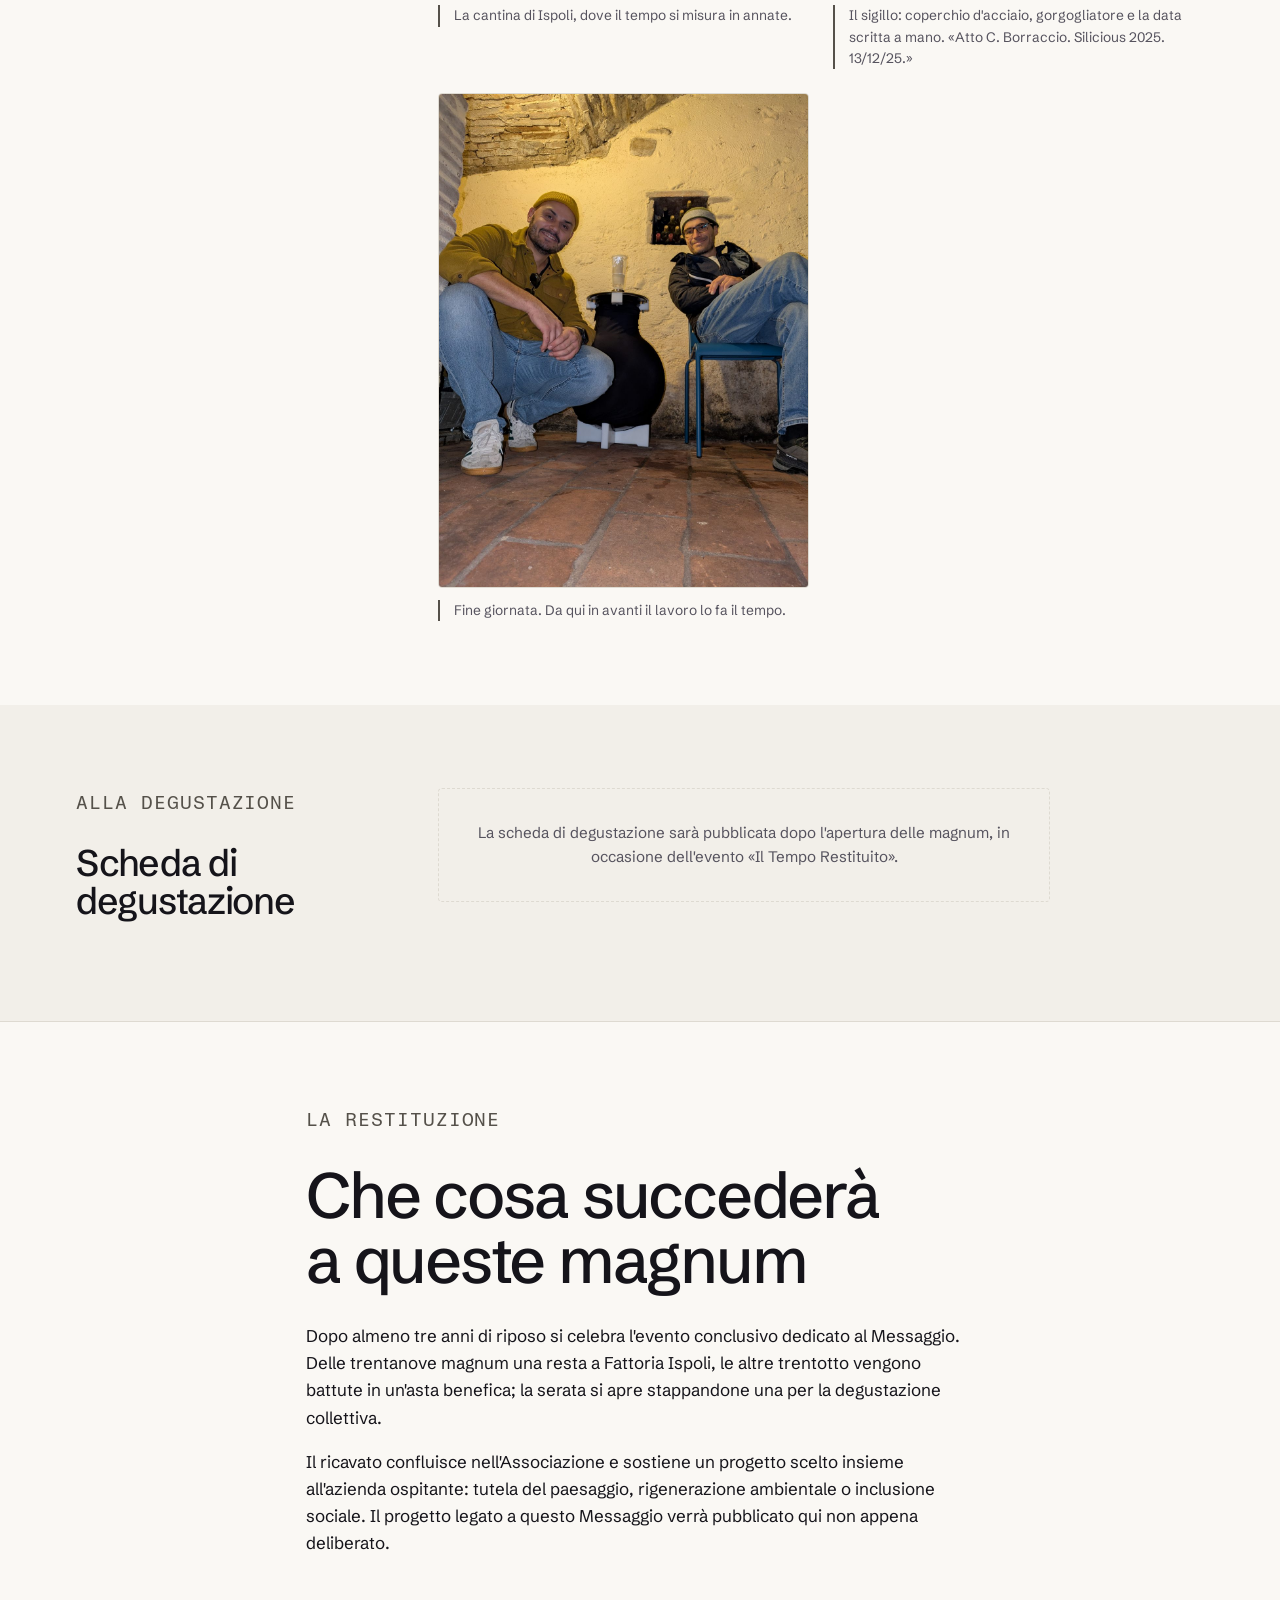
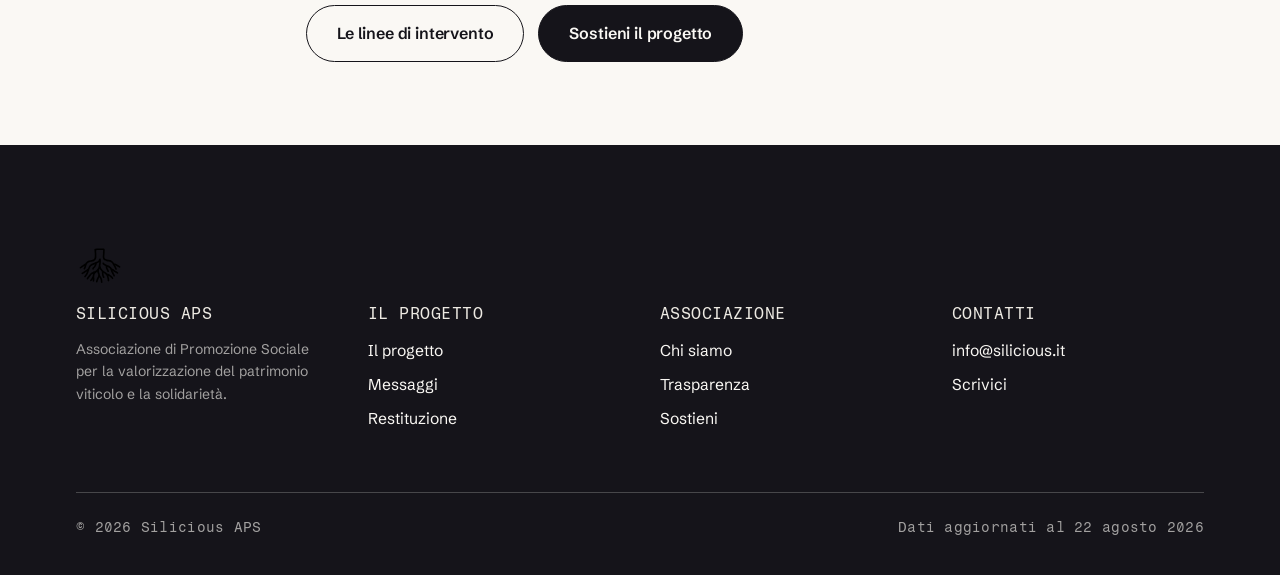
<file: messaggi/messaggio-01.html>
<!DOCTYPE html>
<html lang="it">
<head>
<meta charset="utf-8">
<meta name="viewport" content="width=device-width, initial-scale=1">
<title>Messaggio n°1 — Vigna del Borraccio, Fattoria Ispoli | Silicious</title>
<meta name="description" content="Il primo Messaggio Silicious: Sangiovese in purezza dalla Vigna del Borraccio, Fattoria Ispoli, Chianti Classico 2025. Scheda tecnica del vigneto, dell'annata e della custodia.">
<link rel="canonical" href="https://silicious.it/messaggi/messaggio-01.html">
<link rel="icon" href="../assets/img/logo-mark.svg?v=3" type="image/svg+xml">
<link rel="icon" href="../assets/img/icona-512.png" sizes="512x512" type="image/png">
<link rel="apple-touch-icon" href="../assets/img/icona-180.png">
<meta property="og:type" content="article">
<meta property="og:title" content="Messaggio n°1 — Vigna del Borraccio, Fattoria Ispoli">
<meta property="og:description" content="Sangiovese in purezza, Chianti Classico 2025, custodito dal 13 dicembre 2025 in un'ampolla di vetro da 60 litri.">
<meta property="og:url" content="https://silicious.it/messaggi/messaggio-01.html">
<meta property="og:image" content="https://silicious.it/assets/img/anteprima-social.png">
<link rel="stylesheet" href="../assets/css/style.css">
</head>
<body>
<a class="salta-al-contenuto" href="#contenuto">Salta al contenuto</a>

<header class="site-header">
  <div class="container">
    <a class="marchio" href="../index.html">
      <img src="../assets/img/logo-mark.svg?v=3" alt="" width="38" height="38">
      <b>Silicious</b>
    </a>
    <button class="menu-toggle" aria-expanded="false" aria-controls="nav-principale">Menu</button>
    <nav class="nav" id="nav-principale" aria-label="Navigazione principale">
      <ul>
        <li><a href="../index.html">Il progetto</a></li>
        <li><a href="index.html" aria-current="page">Messaggi</a></li>
        <li><a href="../progetti/index.html">Restituzione</a></li>
        <li><a href="../associazione/index.html">Associazione</a></li>
        <li><a href="../contatti/index.html">Contatti</a></li>
        <li><a class="btn" href="../sostieni/index.html">Sostieni</a></li>
      </ul>
    </nav>
  </div>
</header>

<main id="contenuto">

  <section>
    <div class="container">
      <div class="intestazione-sezione">
        <p class="occhiello">Messaggio n°1 · Chianti Classico 2025</p>
        <h1>Vigna del Borraccio</h1>
        <p class="guida">Fattoria Ispoli — Mercatale in Val di Pesa (FI). Sangiovese in purezza,
          da una parcella di 0,9 ettari su argille e calcare, in conduzione biologica storica.</p>
      </div>
      <div data-blocco="ampolla" data-messaggio="1"></div>
      <p class="piccolo guida" style="margin-top:26px;max-width:var(--stretto)">
        L'ampolla è piena di vino dal primo giorno: quello che si riempie nel disegno è il
        <strong>tempo</strong>, non il liquido. Il livello indica quanta parte della fase in corso
        è già trascorsa.
      </p>
    </div>
  </section>

  <section class="banda-immagine">
    <img src="../assets/img/messaggio-01/vigna-alba.jpg" width="1500" height="1126"
         alt="Il sole che si alza fra i filari della Vigna del Borraccio, controluce">
  </section>

  <section class="alt">
    <div class="container">
      <div class="intestazione-sezione">
        <p class="occhiello">Il vigneto</p>
        <h2>Identità e terroir</h2>
        <p class="guida">La Vigna del Borraccio rappresenta l'equilibrio tra una gestione agronomica
          di precisione e una dotazione naturale privilegiata.</p>
      </div>
      <dl class="dati">
        <div class="riga">
          <dt>Localizzazione</dt>
          <dd>Versante occidentale della tenuta, esposizione Sud-Est con pendenza significativa.</dd>
        </div>
        <div class="riga">
          <dt>Superficie e densità</dt>
          <dd>0,9 ettari per un totale di 5.400 ceppi, circa 6.000 piante per ettaro.</dd>
        </div>
        <div class="riga">
          <dt>Genetica</dt>
          <dd>Selezione paritetica di Sangiovese: cloni 2000/1, 2000/3 e 2000/4.</dd>
        </div>
        <div class="riga">
          <dt>Portainnesti</dt>
          <dd>Combinazione di 110R e 1103P, scelti per la resilienza e l'adattamento al suolo.</dd>
        </div>
        <div class="riga">
          <dt>Sistema di allevamento</dt>
          <dd>Cordone speronato monolaterale con quattro punti vegetativi per pianta.</dd>
        </div>
        <div class="riga">
          <dt>Pedologia</dt>
          <dd>Argilla marrone chiaro con abbondante presenza di rocce calcaree rotondeggianti.
            L'argilla garantisce una riserva idrica costante anche nelle annate siccitose.</dd>
        </div>
        <div class="riga">
          <dt>Filosofia agronomica</dt>
          <dd>Conduzione biologica storica, pionieristica per la zona, con elevata dotazione di
            sostanza organica e biodiversità resiliente.</dd>
        </div>
      </dl>
    </div>
  </section>

  <section>
    <div class="container">
      <div class="intestazione-sezione">
        <p class="occhiello">Dove</p>
        <h2>La cantina che ospita il Messaggio</h2>
        <p class="guida">Il vino non si sposta: resta nella cantina in cui è nato per tutto
          l'affinamento. Il Messaggio n°1 è custodito a Fattoria Ispoli, azienda biologica
          certificata sulle colline di Mercatale, in Val di Pesa.</p>
      </div>
      <div class="griglia griglia-2" style="gap:36px;align-items:start">
        <div data-blocco="azienda" data-messaggio="1"></div>
        <div data-blocco="mappa" data-messaggio="1"></div>
      </div>
    </div>
  </section>

  <section class="alt">
    <div class="container">
      <div class="intestazione-sezione">
        <p class="occhiello">L'annata</p>
        <h2>2025: frutto e terra</h2>
        <p class="guida">Un'annata che ha saputo esaltare frutto e terra, offrendo uva perfettamente
          sana, dalla morfologia insolita e dalla qualità eccezionale.</p>
      </div>
      <dl class="dati">
        <div class="riga">
          <dt>Andamento stagionale</dt>
          <dd>Stagione estremamente favorevole, senza gli eccessi tipici delle ultime annate.
            Piogge costanti e ben distribuite; le leggere ondate di caldo, una in particolare a
            giugno, non hanno condizionato la pianta.</dd>
        </div>
        <div class="riga">
          <dt>Morfologia del grappolo</dt>
          <dd>Grappoli spargoli con acini tendenti all'ovale e sanità perfetta.</dd>
        </div>
        <div class="riga">
          <dt>Maturazione</dt>
          <dd>Sincronia di maturazione non comune, favorita dalla riserva idrica del suolo argilloso,
            dall'escursione termica di settembre e da un perfetto equilibrio vegeto-produttivo.</dd>
        </div>
        <div class="riga">
          <dt>Vendemmia</dt>
          <dd>27 settembre 2025, raccolta manuale.</dd>
        </div>
        <div class="riga">
          <dt>Resa selezionata</dt>
          <dd>16 quintali destinati a Riserva e 20 quintali destinati a Chianti Classico,
            con selezione manuale.</dd>
        </div>
      </dl>
    </div>
  </section>

  <section>
    <div class="container">
      <div class="intestazione-sezione">
        <p class="occhiello">L'annata nei numeri</p>
        <h2>Che tempo ha fatto sul Borraccio</h2>
        <p class="guida">Le osservazioni del vignaiolo raccontano come si è comportata la pianta.
          Questi sono invece i numeri della stagione, messi accanto alla media degli ultimi
          trent'anni sullo stesso punto.</p>
      </div>
      <div data-blocco="meteo" data-messaggio="1"></div>
    </div>
  </section>

  <section class="alt">
    <div class="container">
      <div class="intestazione-sezione">
        <p class="occhiello">La custodia</p>
        <h2>Il momento in cui il vino incontra il vetro</h2>
        <p class="guida">Il 13 dicembre 2025, con luna decrescente all'ultimo quarto, l'ampolla è
          stata riempita presso la Fattoria Ispoli. Da quel giorno il tempo inizia a scorrere
          lentamente.</p>
      </div>
      <dl class="dati">
        <div class="riga">
          <dt>Data di inizio</dt>
          <dd>13 dicembre 2025 (luna decrescente, ultimo quarto).</dd>
        </div>
        <div class="riga">
          <dt>Contenitore</dt>
          <dd>Ampolla di vetro Wineglobe da 60 litri.</dd>
        </div>
        <div class="riga">
          <dt>Vinificazione</dt>
          <dd>Sangiovese in purezza, vinificato secondo i protocolli di Fattoria Ispoli nel pieno
            rispetto dell'identità aziendale.</dd>
        </div>
        <div class="riga">
          <dt>Imbottigliamento</dt>
          <dd>Previsto per novembre 2026: diretto e senza filtrazione, in 39 magnum.</dd>
        </div>
        <div class="riga">
          <dt>Destinazione delle magnum</dt>
          <dd>Una resta a Fattoria Ispoli; le altre trentotto sono custodite dall'Associazione
            e destinate all'asta benefica.</dd>
        </div>
        <div class="riga">
          <dt>Obiettivo</dt>
          <dd>Custodire la voce della vigna e consegnarla al tempo, per la futura restituzione
            alla comunità.</dd>
        </div>
      </dl>
    </div>
  </section>

  <section>
    <div class="container">
      <div class="intestazione-sezione">
        <p class="occhiello">13 dicembre 2025</p>
        <h2>Il giorno della custodia</h2>
        <p class="guida">La cronaca di una giornata cominciata all'alba nella vigna e finita con
          un'ampolla piena, sigillata e firmata a mano.</p>
      </div>

      <div class="galleria">
        <figure class="figura">
          <img src="../assets/img/messaggio-01/vigna-controluce.jpg" width="1126" height="1500" loading="lazy"
               alt="L'erba brinata fra i filari, con le ombre lunghe del primo mattino">
          <figcaption>Prima dell'alba il gelo tiene ancora l'erba fra i filari.</figcaption>
        </figure>
        <figure class="figura">
          <img src="../assets/img/messaggio-01/strada-cantina.jpg" width="1126" height="1500" loading="lazy"
               alt="La strada bianca fiancheggiata da alberi d'autunno che porta verso la cantina">
          <figcaption>La strada dalla vigna alla cantina: poche centinaia di metri, il vino
            non si sposta mai da casa sua.</figcaption>
        </figure>
        <figure class="figura">
          <img src="../assets/img/messaggio-01/vasca-borraccio.jpg" width="1126" height="1500" loading="lazy"
               alt="La targa della vasca in cantina con la scritta a gesso «Borraccio 25» sopra la sigla V20">
          <figcaption>La vasca V20: qui il vino ha atteso, identificato solo dal nome della
            parcella scritto a gesso.</figcaption>
        </figure>
        <figure class="figura">
          <img src="../assets/img/messaggio-01/travaso.jpg" width="1126" height="1500" loading="lazy"
               alt="Il tubo di travaso che porta il vino dalla vasca all'ampolla di vetro">
          <figcaption>Il travaso, per caduta e senza pompe, dalla vasca all'ampolla.</figcaption>
        </figure>
        <figure class="figura">
          <img src="../assets/img/messaggio-01/vino-nel-vetro.jpg" width="1125" height="1500" loading="lazy"
               alt="Il vino che cade dentro l'ampolla di vetro, ripreso da vicino">
          <figcaption>Il momento in cui il vino incontra il vetro.</figcaption>
        </figure>
        <figure class="figura">
          <img src="../assets/img/messaggio-01/cantina-damigiane.jpg" width="1126" height="1500" loading="lazy"
               alt="La cantina di Fattoria Ispoli con le damigiane impagliate appoggiate a terra">
          <figcaption>Le damigiane della cantina, accanto a cui l'ampolla passerà l'anno.</figcaption>
        </figure>
        <figure class="figura">
          <img src="../assets/img/messaggio-01/cantina-botti.jpg" width="1126" height="1500" loading="lazy"
               alt="La galleria voltata della cantina, con le botti allineate lungo le pareti">
          <figcaption>La cantina di Ispoli, dove il tempo si misura in annate.</figcaption>
        </figure>
        <figure class="figura">
          <img src="../assets/img/messaggio-01/sigillo.jpg" width="1126" height="1500" loading="lazy"
               alt="Il coperchio d'acciaio con gorgogliatore, con la scritta a mano «Atto C Borraccio Silicious 2025 13/12/25»">
          <figcaption>Il sigillo: coperchio d'acciaio, gorgogliatore e la data scritta a mano.
            «Atto C. Borraccio. Silicious 2025. 13/12/25.»</figcaption>
        </figure>
        <figure class="figura">
          <img src="../assets/img/messaggio-01/ampolla-sigillata.jpg" width="1126" height="1500" loading="lazy"
               alt="Due persone sedute accanto all'ampolla sigillata, a lavoro finito">
          <figcaption>Fine giornata. Da qui in avanti il lavoro lo fa il tempo.</figcaption>
        </figure>
      </div>
    </div>
  </section>

  <section class="alt">
    <div class="container">
      <div class="intestazione-sezione">
        <p class="occhiello">Alla degustazione</p>
        <h2>Scheda di degustazione</h2>
      </div>
      <div data-blocco="degustazione" data-messaggio="1"></div>
    </div>
  </section>

  <section class="bordo-sopra">
    <div class="container stretto">
      <p class="occhiello">La restituzione</p>
      <h2>Che cosa succederà a queste magnum</h2>
      <p>Dopo almeno tre anni di riposo si celebra l'evento conclusivo dedicato al Messaggio.
        Delle trentanove magnum una resta a Fattoria Ispoli, le altre trentotto vengono battute
        in un'asta benefica; la serata si apre stappandone una per la degustazione collettiva.</p>
      <p>Il ricavato confluisce nell'Associazione e sostiene un progetto scelto insieme all'azienda
        ospitante: tutela del paesaggio, rigenerazione ambientale o inclusione sociale.
        Il progetto legato a questo Messaggio verrà pubblicato qui non appena deliberato.</p>
      <div class="btn-riga">
        <a class="btn btn-ghost" href="../progetti/index.html">Le linee di intervento</a>
        <a class="btn" href="../sostieni/index.html">Sostieni il progetto</a>
      </div>
    </div>
  </section>

</main>

<footer class="site-footer">
  <div class="container">
    <img class="logo-piede" src="../assets/img/logo-mark.svg?v=3" alt="" width="44" height="44">
    <div class="griglia griglia-4">
      <div>
        <h4>Silicious APS</h4>
        <p class="piccolo guida">Associazione di Promozione Sociale per la valorizzazione del
          patrimonio viticolo e la solidarietà.</p>
      </div>
      <div>
        <h4>Il progetto</h4>
        <ul>
          <li><a href="../index.html">Il progetto</a></li>
          <li><a href="index.html">Messaggi</a></li>
          <li><a href="../progetti/index.html">Restituzione</a></li>
        </ul>
      </div>
      <div>
        <h4>Associazione</h4>
        <ul>
          <li><a href="../associazione/index.html">Chi siamo</a></li>
          <li><a href="../associazione/index.html#trasparenza">Trasparenza</a></li>
          <li><a href="../sostieni/index.html">Sostieni</a></li>
        </ul>
      </div>
      <div>
        <h4>Contatti</h4>
        <ul>
          <li><a data-mailto href="#"></a></li>
          <li><a href="../contatti/index.html">Scrivici</a></li>
        </ul>
      </div>
    </div>
    <div class="coda">
      <span>© <span data-testo="anno">2026</span> Silicious APS</span>
      <span>Dati aggiornati al <span data-testo="aggiornato">—</span></span>
    </div>
  </div>
</footer>

<script src="../data/contenuti.js"></script>
<script src="../assets/js/site.js"></script>
</body>
</html>
</file>
<file: assets/css/style.css>
/* ==========================================================================
   CARATTERI OSPITATI QUI
   Scaricati una volta da Google Fonts e serviti dal sito stesso. Il motivo
   non è tecnico ma di riservatezza: caricandoli dai server di Google, ogni
   visitatore consegnava il proprio indirizzo IP a un terzo senza saperlo e
   senza poter dire di no. Così il sito, per mostrarsi, non contatta nessuno.
   Schibsted Grotesk e Fragment Mono — SIL Open Font License 1.1.
   ========================================================================== */

@font-face {
  font-family: 'Schibsted Grotesk';
  font-style: normal;
  font-weight: 400 700;
  font-display: swap;
  src: url('../fonts/SchibstedGrotesk-400_700-latin.woff2') format('woff2');
  unicode-range: U+0000-00FF, U+0131, U+0152-0153, U+02BB-02BC, U+02C6, U+02DA,
                 U+02DC, U+0304, U+0308, U+0329, U+2000-206F, U+20AC, U+2122,
                 U+2191, U+2193, U+2212, U+2215, U+FEFF, U+FFFD;
}
@font-face {
  font-family: 'Schibsted Grotesk';
  font-style: normal;
  font-weight: 400 700;
  font-display: swap;
  src: url('../fonts/SchibstedGrotesk-400_700-latin-ext.woff2') format('woff2');
  unicode-range: U+0100-02BA, U+02BD-02C5, U+02C7-02CC, U+02CE-02D7, U+02DD-02FF,
                 U+0304, U+0308, U+0329, U+1D00-1DBF, U+1E00-1E9F, U+1EF2-1EFF,
                 U+2020, U+20A0-20AB, U+20AD-20C0, U+2113, U+2C60-2C7F, U+A720-A7FF;
}
@font-face {
  font-family: 'Fragment Mono';
  font-style: normal;
  font-weight: 400;
  font-display: swap;
  src: url('../fonts/FragmentMono-400-latin.woff2') format('woff2');
  unicode-range: U+0000-00FF, U+0131, U+0152-0153, U+02BB-02BC, U+02C6, U+02DA,
                 U+02DC, U+0304, U+0308, U+0329, U+2000-206F, U+20AC, U+2122,
                 U+2191, U+2193, U+2212, U+2215, U+FEFF, U+FFFD;
}
@font-face {
  font-family: 'Fragment Mono';
  font-style: normal;
  font-weight: 400;
  font-display: swap;
  src: url('../fonts/FragmentMono-400-latin-ext.woff2') format('woff2');
  unicode-range: U+0100-02BA, U+02BD-02C5, U+02C7-02CC, U+02CE-02D7, U+02DD-02FF,
                 U+0304, U+0308, U+0329, U+1D00-1DBF, U+1E00-1E9F, U+1EF2-1EFF,
                 U+2020, U+20A0-20AB, U+20AD-20C0, U+2113, U+2C60-2C7F, U+A720-A7FF;
}

/* ==========================================================================
   Silicious APS — foglio di stile unico
   Palette e tipografia del progetto. Modificare qui i colori del sito.
   ========================================================================== */

/* --------------------------------------------------------------------------
   PALETTE E CARATTERE
   Un solo carattere su tutto il sito, usato in pesi diversi.
   I colori sono tutti qui: cambiando questo blocco cambia tutto il sito.
   -------------------------------------------------------------------------- */

:root {
  /* Fondo e inchiostro */
  --carta:      #FAF8F4;
  --inchiostro: #15141A;
  --inchiostro-lieve: #56535E;
  --linea:      #DEDAD1;

  /* I tre fondi che si alternano di sezione in sezione */
  --fondo-1: #EDEAE3;
  --fondo-2: #E2DED5;
  --fondo-3: #F2EFE9;
  --carta-alt: var(--fondo-1);

  /* Accenti: nel bianco e nero non sono colori ma valori di grigio */
  --accento:   #17161A;   /* numeri grandi, collegamenti, bottoni */
  --etichetta: #55514A;   /* occhielli e voci in monospaziato */
  --accento-2: #615B53;   /* etichette di stato e seconda serie nei grafici */

  /* Tipografia — un solo carattere, due ruoli */
  --testo:  "Schibsted Grotesk", -apple-system, BlinkMacSystemFont, "Segoe UI", Roboto, Helvetica, Arial, sans-serif;
  --titoli: var(--testo);
  --serif:  var(--testo);   /* retrocompatibilità: nessun secondo carattere */
  --sans:   var(--testo);
  --mono:   "Fragment Mono", ui-monospace, SFMono-Regular, Menlo, Consolas, monospace;

  /* Misure */
  --container: 1240px;
  --stretto: 780px;
  --radius: 4px;
}



*, *::before, *::after { box-sizing: border-box; }

html { scroll-behavior: smooth; }

body {
  margin: 0;
  background: var(--carta);
  color: var(--inchiostro);
  font-family: var(--testo);
  font-size: clamp(17px, 1.15vw, 19px);
  line-height: 1.6;
  -webkit-font-smoothing: antialiased;
  text-rendering: optimizeLegibility;
}

img, svg { max-width: 100%; height: auto; display: block; }

a { color: var(--accento); text-underline-offset: 4px; text-decoration-thickness: 1.5px; }
a:hover { color: var(--inchiostro); }

h1, h2, h3, h4 {
  font-family: var(--titoli);
  font-weight: 500;
  line-height: 1.02;
  letter-spacing: -0.035em;
  margin: 0 0 .45em;
  text-wrap: balance;
}
h1 { font-size: clamp(3rem, 8.5vw, 6.5rem); }
h2 { font-size: clamp(2.2rem, 5.6vw, 4rem); }
h3 { font-size: clamp(1.35rem, 2.4vw, 1.85rem); letter-spacing: -0.02em; }
h4 { font-size: 1rem; font-weight: 600; letter-spacing: 0; }
p  { margin: 0 0 1em; }

.container { width: 100%; max-width: var(--container); margin-inline: auto; padding-inline: clamp(24px, 5vw, 56px); }
.stretto   { max-width: var(--stretto); }

/* Il testo lungo va tenuto stretto: righe da 65-75 caratteri, non di più. */
section p, .racconto-annata p, .dati dd { max-width: 68ch; }

.occhiello {
  font-size: clamp(1rem, 1.5vw, 1.35rem);
  font-weight: 600;
  letter-spacing: .1em;
  text-transform: uppercase;
  color: var(--etichetta);
  margin: 0 0 1.4em;
}

.guida { color: var(--inchiostro-lieve); }
.piccolo { font-size: .875rem; }
.centro { text-align: center; }

/* ------------------------------- Header --------------------------------- */

.site-header {
  position: sticky; top: 0; z-index: 50;
  background: color-mix(in srgb, var(--carta) 92%, transparent);
  backdrop-filter: blur(8px);
  border-bottom: 1px solid var(--linea);
}
.site-header .container {
  display: flex; align-items: center; gap: 24px;
  min-height: 68px;
}
.marchio { display: flex; align-items: center; gap: 12px; text-decoration: none; color: var(--inchiostro); }
.marchio svg, .marchio img { width: 34px; height: 34px; }
.marchio b { font-size: 1.15rem; font-weight: 600; letter-spacing: -0.02em; }

.nav { margin-left: auto; }
.nav ul { display: flex; gap: 28px; list-style: none; margin: 0; padding: 0; align-items: center; }
.nav a {
  color: var(--inchiostro); text-decoration: none;
  font-size: .95rem; font-weight: 500;
  padding: 6px 0; border-bottom: 1.5px solid transparent;
}
.nav a:hover { border-bottom-color: var(--etichetta); }
.nav a[aria-current="page"] { border-bottom-color: var(--accento); color: var(--accento); }

/* Il bottone dentro il menu è pur sempre una ".nav a": senza queste righe
   eredita il colore scuro del testo di navigazione e diventa nero su nero. */
.nav a.btn,
.nav a.btn[aria-current="page"] {
  color: var(--carta); border: 1.5px solid var(--inchiostro); border-bottom-color: var(--inchiostro);
}
.nav a.btn:hover { color: #fff; border-color: var(--accento); }

.menu-toggle {
  display: none; margin-left: auto;
  background: none; border: 1px solid var(--linea); border-radius: var(--radius);
  padding: 8px 12px; font: inherit; font-size: .85rem; cursor: pointer; color: inherit;
}

@media (max-width: 860px) {
  .menu-toggle { display: block; }
  .nav { display: none; margin-left: 0; width: 100%; }
  .site-header .container { flex-wrap: wrap; padding-block: 12px; }
  .nav.aperto { display: block; }
  .nav ul { flex-direction: column; align-items: flex-start; gap: 2px; padding-bottom: 14px; }
  .nav li { width: 100%; }
  .nav a { display: block; padding: 10px 0; border-bottom: 1px solid var(--linea); width: 100%; }
}

/* ------------------------------ Bottoni --------------------------------- */

.btn {
  display: inline-block;
  background: var(--inchiostro); color: var(--carta);
  padding: 15px 30px; border-radius: 999px;
  font-size: 1rem; font-weight: 600; letter-spacing: -0.01em;
  text-decoration: none; border: 1.5px solid var(--inchiostro); cursor: pointer;
  transition: background .15s ease, color .15s ease, border-color .15s ease;
}
.btn:hover { background: var(--accento); border-color: var(--accento); color: #fff; }
.btn-ghost { background: transparent; color: var(--inchiostro); }
.btn-ghost:hover { background: var(--inchiostro); border-color: var(--inchiostro); color: var(--carta); }
.btn-riga { display: flex; flex-wrap: wrap; gap: 14px; margin-top: clamp(32px, 4vw, 48px); }

/* Nel menu il bottone resta piccolo, altrimenti sfonda la barra. */
.nav .btn { padding: 10px 20px; font-size: .92rem; }

/* ------------------------------ Sezioni --------------------------------- */

section { padding-block: clamp(52px, 6.5vw, 104px); }
section.bordo-sopra { border-top: 1px solid var(--linea); }

/* I pastelli si alternano da soli lungo la pagina: nessuna classe da scegliere
   a mano, basta marcare la sezione come "alt". */
section.alt:nth-of-type(3n+1) { background: var(--fondo-1); }
section.alt:nth-of-type(3n+2) { background: var(--fondo-2); }
section.alt:nth-of-type(3n)   { background: var(--fondo-3); }

/* Il titolo va tenuto corto perché è grande; il paragrafo sotto no, altrimenti
   verrebbe strozzato su tre parole per riga. */
.intestazione-sezione { max-width: 74ch; margin-bottom: clamp(32px, 3.5vw, 52px); }
.intestazione-sezione h1,
.intestazione-sezione h2 { max-width: 18ch; }
.intestazione-sezione p.guida { max-width: 58ch; font-size: 1.05em; }

/* -------------------------------- Hero ---------------------------------- */

/* L'apertura è centrata: il marchio disegnato sta al centro della pagina e
   tutto quello che segue si allinea a lui. */
.hero { padding-block: clamp(40px, 5vw, 72px) clamp(48px, 7vw, 96px); text-align: center; }
/* Il marchio dell'apertura: il disegno sopra, il nome composto sotto nel
   carattere del sito. Sono due pezzi separati apposta — quando arriverà il
   disegno nuovo dal grafico si sostituisce solo l'immagine. */
.marchio-grande {
  display: flex; flex-direction: column; align-items: center;
  gap: clamp(14px, 1.8vw, 24px);
  margin: 0 auto clamp(28px, 4vw, 48px);
  color: var(--inchiostro);
}
.marchio-grande img { width: min(190px, 42vw); }
.marchio-grande .parola {
  font-size: clamp(2.3rem, 5.4vw, 4rem);
  font-weight: 500;
  letter-spacing: -0.045em;
  line-height: 1;
}

.hero .logo-grande {
  width: min(250px, 54vw); margin: 0 auto clamp(28px, 4vw, 48px); color: var(--inchiostro);
}
.hero .payoff {
  font-size: clamp(2.4rem, 6.4vw, 4.8rem);
  font-weight: 500; line-height: 1.05; letter-spacing: -0.035em;
  max-width: 20ch; margin: 0 auto .45em; color: var(--inchiostro);
}
.hero .sottotitolo {
  max-width: 60ch; margin: 0 auto; color: var(--inchiostro-lieve);
  font-size: clamp(1.1rem, 1.8vw, 1.4rem); line-height: 1.55;
}
.hero .btn-riga { justify-content: center; }
/* Senza margin-inline auto il blocco resterebbe a sinistra e il testo si
   centrerebbe dentro di lui invece che nella pagina. */
.hero .tagline { margin: 0 auto clamp(24px, 3vw, 38px); max-width: none; }

.tagline {
  font-size: clamp(1.05rem, 1.7vw, 1.45rem); font-weight: 600;
  letter-spacing: .2em; text-transform: uppercase; color: var(--etichetta);
  margin: 0 0 clamp(20px, 3vw, 34px);
}

/* ------------------------------- Griglie -------------------------------- */

.griglia { display: grid; gap: 24px; }
.griglia-2 { grid-template-columns: repeat(auto-fit, minmax(280px, 1fr)); }
.griglia-3 { grid-template-columns: repeat(auto-fit, minmax(260px, 1fr)); }
.griglia-4 { grid-template-columns: repeat(auto-fit, minmax(210px, 1fr)); }

/* --------------------------------- KPI ---------------------------------- */

.kpi { text-align: left; border-top: 2px solid var(--inchiostro); padding-top: 20px; }
.kpi .numero {
  font-size: clamp(3rem, 6.5vw, 4.6rem); font-weight: 500; letter-spacing: -0.045em;
  line-height: .95; color: var(--inchiostro); display: block; margin-bottom: 14px;
}
.kpi .etichetta {
  font-size: 1.08rem; letter-spacing: .05em; text-transform: uppercase;
  color: var(--inchiostro-lieve); font-weight: 600;
}
.kpi .nota { font-size: .8rem; color: var(--etichetta); margin-top: 6px; }

/* ------------------------------- Schede --------------------------------- */

.scheda {
  background: var(--carta);
  border: 0; border-radius: var(--radius);
  padding: clamp(28px, 3vw, 40px);
  display: flex; flex-direction: column;
}
section.alt .scheda { background: var(--carta); }
.scheda h3 { margin-bottom: .5em; }
.scheda p:last-child { margin-bottom: 0; }
.scheda p { font-size: .98rem; }
.scheda .meta {
  font-size: 1rem; letter-spacing: .1em; text-transform: uppercase;
  color: var(--etichetta); margin-bottom: 16px; font-weight: 600;
}
.scheda-link { text-decoration: none; color: inherit; transition: transform .2s ease; }
.scheda-link:hover { transform: translateY(-4px); }
.scheda .piede { margin-top: auto; padding-top: 22px; }

/* Passi del ciclo */
.passo { position: relative; padding-top: 24px; border-top: 2px solid var(--inchiostro); }
.passo .num {
  font-size: .95rem; font-weight: 600; color: var(--etichetta);
  display: block; margin-bottom: 14px; letter-spacing: .08em;
}
.passo h3 { font-size: clamp(1.4rem, 2.2vw, 1.9rem); margin-bottom: .5em; }
.passo p { font-size: 1rem; color: var(--inchiostro-lieve); margin-bottom: 0; }

/* ---------------------------- Barre del tempo --------------------------- */

.tempo { border: 1px solid var(--linea); border-radius: var(--radius); padding: 26px; background: var(--carta); }
.tempo + .tempo { margin-top: 18px; }
.tempo .testata { display: flex; flex-wrap: wrap; gap: 8px 16px; align-items: baseline; margin-bottom: 6px; }
.tempo .titolo { font-size: clamp(1.3rem, 2.2vw, 1.7rem); font-weight: 600; letter-spacing: -0.025em; }
.tempo .fase {
  font-size: .9rem; letter-spacing: .08em; text-transform: uppercase; font-weight: 600;
  padding: 3px 9px; border-radius: 999px; border: 1px solid var(--linea); color: var(--inchiostro-lieve);
}
.tempo .fase.ampolla   { border-color: var(--accento-2); color: var(--accento-2); }
.tempo .fase.bottiglia { border-color: var(--accento);  color: var(--accento); }
.tempo .fase.conclusa  { border-color: var(--etichetta); color: var(--etichetta); }
.tempo .sottotesto { color: var(--inchiostro-lieve); font-size: .92rem; margin-bottom: 18px; }

.barra { height: 10px; background: rgba(21, 20, 26, .09); border: 1px solid var(--linea); border-radius: 999px; overflow: hidden; }
.barra > i { display: block; height: 100%; background: var(--accento); border-radius: 999px; transition: width .6s ease; }
.barra-estremi {
  display: flex; justify-content: space-between; gap: 12px;
  font-size: .78rem; color: var(--inchiostro-lieve); margin-top: 8px;
}
.conto {
  font-size: clamp(1.8rem, 3vw, 2.4rem); font-weight: 500; letter-spacing: -0.03em; color: var(--inchiostro);
  margin-top: 16px; display: block;
}
.conto small { font-family: var(--sans); font-size: .8rem; color: var(--inchiostro-lieve); letter-spacing: .06em; text-transform: uppercase; display: block; margin-top: 4px; }

/* ------------------------------ Immagini -------------------------------- */

.figura { margin: 0; }
.figura img {
  width: 100%; border-radius: var(--radius);
  background: var(--carta-alt); border: 1px solid var(--linea);
}
.figura figcaption {
  font-size: .86rem; line-height: 1.55; color: var(--inchiostro-lieve);
  margin-top: 12px; padding-left: 14px; border-left: 2px solid var(--etichetta);
}

.banda-immagine { padding-block: 0; }
.banda-immagine img {
  width: 100%; height: clamp(220px, 38vh, 420px); object-fit: cover;
  border-block: 1px solid var(--linea);
}

.galleria { display: grid; gap: 24px; grid-template-columns: repeat(auto-fit, minmax(300px, 1fr)); }
/* Le fotografie del progetto sono tutte verticali 3:4. Il riquadro ha lo
   stesso rapporto, così non viene ritagliato niente. object-position in alto
   è una rete di sicurezza: se un giorno finisce qui una foto di formato
   diverso, a essere sacrificati sono i piedi, non le teste. */
.galleria .figura img { aspect-ratio: 3 / 4; object-fit: cover; object-position: center top; }
.galleria .figura.orizzontale img { aspect-ratio: 4 / 3; }

/* Schede con fotografia di copertina */
.scheda.con-foto { padding: 0; overflow: hidden; }
.scheda.con-foto .copertina {
  width: 100%; aspect-ratio: 3 / 4; object-fit: cover; object-position: center top;
  border-bottom: 1px solid var(--linea); background: var(--carta-alt);
}
.scheda.con-foto .corpo { padding: 26px 28px 28px; display: flex; flex-direction: column; flex: 1; }

/* ------------------------ L'ampolla che si riempie ---------------------- */

.ampolla { display: flex; align-items: center; gap: clamp(24px, 5vw, 56px); flex-wrap: wrap; }
.ampolla svg { width: min(240px, 52vw); height: auto; flex: none; }

.ampolla .vetro    { fill: none; stroke: var(--inchiostro); stroke-width: 3; }
.ampolla .acciaio  { fill: none; stroke: var(--inchiostro); stroke-width: 3; stroke-linejoin: round; }
.ampolla .sostegno { fill: none; stroke: var(--inchiostro); stroke-width: 3; stroke-linecap: round; }
.ampolla .riflesso { fill: none; stroke: var(--carta); stroke-width: 5; opacity: .55; stroke-linecap: round; }
.ampolla .pelo     { fill: rgba(255, 255, 255, .35); }

/* --salita è scritta sull'elemento dal JavaScript: 0 = ampolla piena di tempo,
   190 = fase appena cominciata. L'animazione parte dal fondo e sale fino lì.
   Senza animazione (o con "riduci animazioni") resta comunque il valore giusto. */
.ampolla .livello {
  transform: translateY(var(--salita, 190px));
  animation: si-riempie 1.6s cubic-bezier(.22, .61, .36, 1);
}
@keyframes si-riempie { from { transform: translateY(190px); } }

.ampolla-legenda { display: flex; flex-direction: column; gap: 8px; min-width: 210px; }
.ampolla-percento {
  font-size: clamp(3rem, 7vw, 4.4rem); font-weight: 500; letter-spacing: -0.045em; line-height: .95;
  color: var(--accento);
}
.ampolla-fase {
  font-size: .98rem; letter-spacing: .08em; text-transform: uppercase;
  color: var(--etichetta); font-weight: 600;
}
.ampolla-manca { color: var(--inchiostro-lieve); font-size: .95rem; }

/* --------------------------------- Mappa -------------------------------- */

.mappa-attesa {
  border: 1px dashed var(--linea); border-radius: var(--radius);
  padding: 32px; text-align: center;
  background:
    repeating-linear-gradient(45deg, transparent 0 12px, rgba(169, 123, 79, .05) 12px 24px),
    var(--carta-alt);
}
.mappa-attesa p:last-child { margin: 18px auto 0; max-width: 460px; }
.mappa {
  height: clamp(320px, 50vh, 460px);
  border: 1px solid var(--linea); border-radius: var(--radius);
  background: var(--carta-alt); z-index: 0;
}
.mappa .leaflet-control-attribution { font-size: 11px; }

/* -------------------------- L'azienda ospitante ------------------------- */

.azienda .collegamenti { display: flex; flex-wrap: wrap; gap: 8px 20px; }
.azienda .collegamenti a { font-size: .93rem; font-weight: 500; }

/* --------------------------- Indici dell'annata ------------------------- */

.indici { margin-bottom: 48px; }
.indice {
  border-top: 2px solid var(--inchiostro); padding-top: 20px;
  display: flex; flex-direction: column; gap: 6px;
}
.indice .numero {
  font-size: clamp(3rem, 6.5vw, 4.6rem); font-weight: 500; letter-spacing: -0.045em; line-height: .95;
  color: var(--inchiostro);
}
.indice .numero small { font-size: .4em; color: var(--inchiostro-lieve); }
.indice .etichetta {
  font-size: 1.05rem; letter-spacing: .05em; text-transform: uppercase;
  font-weight: 600; color: var(--inchiostro-lieve);
}
.indice .scarto { font-size: .88rem; color: var(--etichetta); }
.indice .scarto.su  { color: var(--accento); }
.indice .scarto.giu { color: var(--accento-2); }

/* --------------------------- Grafico dell'annata ------------------------ */

/* Su schermo stretto il grafico non si comprime — le etichette diventerebbero
   illeggibili — ma scorre in orizzontale dentro il suo contenitore. */
.grafico { margin: 0 0 44px; overflow-x: auto; padding-block: 8px; }
.grafico svg { width: 100%; min-width: 480px; height: auto; overflow: visible; }
/* Senza colore le due serie si distinguono per pieno e vuoto, non per tinta:
   la media è un contorno, l'anno un pieno. */
.grafico .barra-media { fill: none; stroke: var(--accento-2); stroke-width: 1.5; }
.grafico .barra-anno  { fill: var(--accento-2); }
.grafico .linea-temp  { fill: none; stroke: var(--accento); stroke-width: 2.5; stroke-linejoin: round; }
.grafico .punto-temp  { fill: var(--accento); }
.grafico .griglia-linea { stroke: var(--linea); stroke-width: 1; }
.grafico .tacca, .grafico .etichetta-x {
  font-family: var(--sans); font-size: 14px; fill: var(--inchiostro-lieve);
}
.grafico .etichetta-x { text-anchor: middle; font-weight: 500; }
.grafico .tacca.destra { text-anchor: start; fill: var(--accento); }

.legenda-grafico {
  display: flex; flex-wrap: wrap; gap: 10px 26px; margin-top: 18px;
  font-size: .85rem; color: var(--inchiostro-lieve);
  padding-left: 0; border-left: 0;
}
.legenda-grafico .chiave {
  display: inline-block; width: 14px; height: 14px; margin-right: 8px;
  vertical-align: -2px; border-radius: 2px;
}
.legenda-grafico .chiave.media { background: transparent; border: 1.5px solid var(--accento-2); }
.legenda-grafico .chiave.anno  { background: var(--accento-2); }
.legenda-grafico .chiave.temp  { background: var(--accento); border-radius: 999px; }

.racconto-annata { max-width: var(--stretto); }
.racconto-annata p:first-child::first-letter {
  font-size: 3.2em; font-weight: 500; line-height: .8;
  float: left; padding: 4px 10px 0 0; color: var(--accento);
}
.fonte-dati {
  border-top: 1px solid var(--linea); padding-top: 16px; margin-top: 36px;
  max-width: var(--stretto);
}

/* --------------------------- Tabelle tecniche --------------------------- */

.dati { border-top: 1px solid var(--inchiostro); margin-top: 8px; }
.dati .riga {
  display: grid; grid-template-columns: minmax(160px, 34%) 1fr; gap: 8px 28px;
  padding: 13px 0; border-bottom: 1px solid var(--linea);
}
.dati dt, .dati .voce {
  font-size: .98rem; letter-spacing: .06em; text-transform: uppercase;
  font-weight: 600; color: var(--inchiostro-lieve); margin: 0;
}
.dati dd, .dati .valore { margin: 0; }
@media (max-width: 620px) { .dati .riga { grid-template-columns: 1fr; gap: 4px; } }

/* --------------------------------- Note --------------------------------- */

.nota-box {
  border-left: 4px solid var(--accento); background: var(--carta);
  padding: 24px 28px; font-size: 1.02rem; color: var(--inchiostro-lieve);
  border-radius: 0 var(--radius) var(--radius) 0;
}
.nota-box strong { color: var(--inchiostro); }

.citazione {
  font-size: clamp(1.9rem, 4.2vw, 3rem); font-weight: 500; letter-spacing: -0.03em; line-height: 1.15;
  border-left: 2px solid var(--accento); padding-left: 28px; margin: 0; color: var(--inchiostro);
}

/* ------------------------------- Moduli --------------------------------- */

.modulo { display: grid; gap: 18px; max-width: var(--stretto); }
.campo { display: flex; flex-direction: column; gap: 6px; }
.campo label { font-size: 1rem; letter-spacing: .05em; text-transform: uppercase; font-weight: 600; color: var(--inchiostro-lieve); }
.campo input, .campo textarea, .campo select {
  font: inherit; font-size: .97rem; color: var(--inchiostro);
  background: var(--carta); border: 1px solid var(--linea); border-radius: var(--radius);
  padding: 11px 13px; width: 100%;
}
.campo input:focus, .campo textarea:focus, .campo select:focus {
  outline: 2px solid var(--accento); outline-offset: 1px; border-color: var(--accento);
}
.campo textarea { min-height: 150px; resize: vertical; }
.campo .aiuto { font-size: .8rem; color: var(--inchiostro-lieve); text-transform: none; letter-spacing: 0; font-weight: 400; }

/* ------------------------------- Footer --------------------------------- */

/* Il piede è scuro: chiude la pagina e non rischia di confondersi con la
   sezione grigia che lo precede, qualunque essa sia. */
.site-footer {
  padding-block: clamp(64px, 8vw, 100px) 36px;
  font-size: .98rem;
  background: var(--inchiostro);
  color: color-mix(in srgb, var(--carta) 72%, transparent);
}
.site-footer .griglia { gap: 40px; }
.site-footer h4 {
  font-size: .98rem; letter-spacing: .1em; text-transform: uppercase;
  color: var(--fondo-1); margin-bottom: 16px;
}
.site-footer ul { list-style: none; margin: 0; padding: 0; }
.site-footer li { margin-bottom: 9px; }
.site-footer a { color: var(--carta); text-decoration: none; }
.site-footer a:hover { color: var(--fondo-1); text-decoration: underline; }
.site-footer .guida { color: color-mix(in srgb, var(--carta) 62%, transparent); }
.site-footer .coda {
  margin-top: 52px; padding-top: 24px;
  border-top: 1px solid color-mix(in srgb, var(--carta) 22%, transparent);
  display: flex; flex-wrap: wrap; gap: 8px 24px; justify-content: space-between;
  font-size: .85rem; color: color-mix(in srgb, var(--carta) 62%, transparent);
}
.site-footer .logo-piede { width: 48px; color: var(--carta); margin-bottom: 20px; }

/* ------------------------------ Utilità --------------------------------- */

.vuoto {
  border: 1px dashed var(--linea); border-radius: var(--radius);
  padding: 32px; text-align: center; color: var(--inchiostro-lieve); font-size: .95rem;
}
.salta-al-contenuto {
  position: absolute; left: -9999px;
  background: var(--inchiostro); color: var(--carta); padding: 10px 16px; z-index: 100;
}
.salta-al-contenuto:focus { left: 12px; top: 12px; }

@media (prefers-reduced-motion: reduce) {
  html { scroll-behavior: auto; }
  * { transition: none !important; animation: none !important; }
}

/* ---------------------- Etichette in monospaziato ------------------------
   Il testo resta tutto nello stesso carattere. Passano al monospaziato solo
   le etichette: occhielli, voci delle schede tecniche, unità dei numeri,
   date, legende. È il dettaglio che dà il tono da catalogo ai siti presi a
   riferimento, e distingue a colpo d'occhio il dato dal discorso.
   -------------------------------------------------------------------------- */

.occhiello, .tagline,
.scheda .meta, .kpi .etichetta, .indice .etichetta, .indice .scarto,
.dati dt, .dati .voce, .tempo .fase, .ampolla-fase,
.campo label, .site-footer h4, .conto small,
.barra-estremi, .legenda-grafico, .site-footer .coda,
.grafico .tacca, .grafico .etichetta-x {
  font-family: var(--mono);
  font-weight: 400;
  letter-spacing: .02em;
}

/* Il monospaziato ha già la sua aria: la spaziatura extra va ridotta,
   altrimenti le maiuscole si sfilacciano. */
.occhiello { letter-spacing: .05em; }
.tagline   { letter-spacing: .1em; }
.kpi .etichetta, .indice .etichetta, .dati dt, .site-footer h4 { letter-spacing: .03em; }

/* ==========================================================================
   IMPAGINAZIONE A DUE COLONNE
   Su schermo largo il titolo della sezione si mette a sinistra e resta
   fermo mentre il contenuto scorre. Serve a due cose: accorcia la pagina di
   quanto misurava il titolo, e dà un senso di movimento senza animare nulla.
   Sotto i 1000 px torna tutto impilato.
   ========================================================================== */

@media (min-width: 1000px) {
  section .container:has(> .intestazione-sezione):not(.stretto) {
    display: grid;
    grid-template-columns: minmax(220px, 27%) 1fr;
    column-gap: clamp(36px, 4.5vw, 72px);
    align-items: start;
  }
  section .container:has(> .intestazione-sezione):not(.stretto) > .intestazione-sezione {
    margin-bottom: 0;
    position: sticky;
    top: 92px;
  }
  section .container:has(> .intestazione-sezione):not(.stretto) > *:not(.intestazione-sezione) {
    grid-column: 2;
  }
  /* Nella colonna stretta il titolo non può restare largo 18ch */
  section .container:has(> .intestazione-sezione):not(.stretto) .intestazione-sezione h1,
  section .container:has(> .intestazione-sezione):not(.stretto) .intestazione-sezione h2 {
    max-width: none;
    font-size: clamp(1.9rem, 2.9vw, 2.9rem);
  }
  section .container:has(> .intestazione-sezione):not(.stretto) .intestazione-sezione p.guida {
    max-width: none;
    font-size: .98em;
  }
}


@media (prefers-reduced-motion: reduce) {
  html.anima [data-anima] { opacity: 1; transform: none; transition: none; }
}

/* ==========================================================================
   ANIMAZIONI ALLO SCORRIMENTO
   Sono animazioni CSS legate alla posizione dell'elemento nella finestra:
   niente JavaScript, niente stato "nascosto" da riaccendere. Se il browser
   non le sostiene, il blocco @supports viene ignorato e la pagina resta
   semplicemente ferma — non può succedere che un pezzo resti invisibile.
   ========================================================================== */

@keyframes entra {
  from { opacity: 0; transform: translateY(26px); }
  to   { opacity: 1; transform: none; }
}
@keyframes riempi {
  from { transform: scaleX(0); }
  to   { transform: scaleX(1); }
}

@supports/* Nota: qui si animano solo elementi legati allo scorrimento. Niente
   animazioni a tempo sull'apertura: se per qualsiasi motivo non partissero,
   il marchio resterebbe invisibile. */
 (animation-timeline: view()) {
  @media (prefers-reduced-motion: no-preference) {

    main .intestazione-sezione,
    main .griglia > *,
    main .tempo,
    main .figura,
    main .grafico,
    main .citazione,
    main .nota-box,
    main .dati,
    main .ampolla,
    main .modulo,
    .banda-immagine img {
      animation: entra linear both;
      animation-timeline: view();
      animation-range: entry 0% entry 40%;
    }

    /* Le schede affiancate sono tutte alla stessa altezza: senza questo
       entrerebbero all'unisono. Facendole finire in momenti diversi si
       ottiene una cascata da sinistra a destra. */
    main .griglia > *:nth-child(3n + 2) { animation-range: entry 0% entry 52%; }
    main .griglia > *:nth-child(3n)     { animation-range: entry 0% entry 64%; }

    /* La barra del tempo si riempie da sinistra mentre entra. */
    .barra > i {
      transform-origin: left center;
      animation: riempi linear both;
      animation-timeline: view();
      animation-range: entry 5% entry 55%;
    }
  }
}

/* --------------------- Rimandi alla scheda del Messaggio ------------------
   Il blocco "L'ampolla adesso" e le schede d'archivio devono dire a voce
   alta dove portano: prima il titolo era testo muto e il rimando non si
   vedeva. -------------------------------------------------------------- */

.tempo a.titolo { color: var(--inchiostro); text-decoration: none; }
.tempo a.titolo:hover { text-decoration: underline; text-underline-offset: 5px; }

.vai-scheda {
  display: inline-block;
  font-family: var(--mono);
  font-size: .92rem;
  color: var(--accento);
  text-decoration: underline;
  text-underline-offset: 4px;
}
.tempo .vai-scheda { margin-top: 22px; }
.scheda .piede .vai-scheda { margin-top: 10px; display: block; }
.scheda-link:hover .vai-scheda { color: var(--inchiostro); }
</file>
